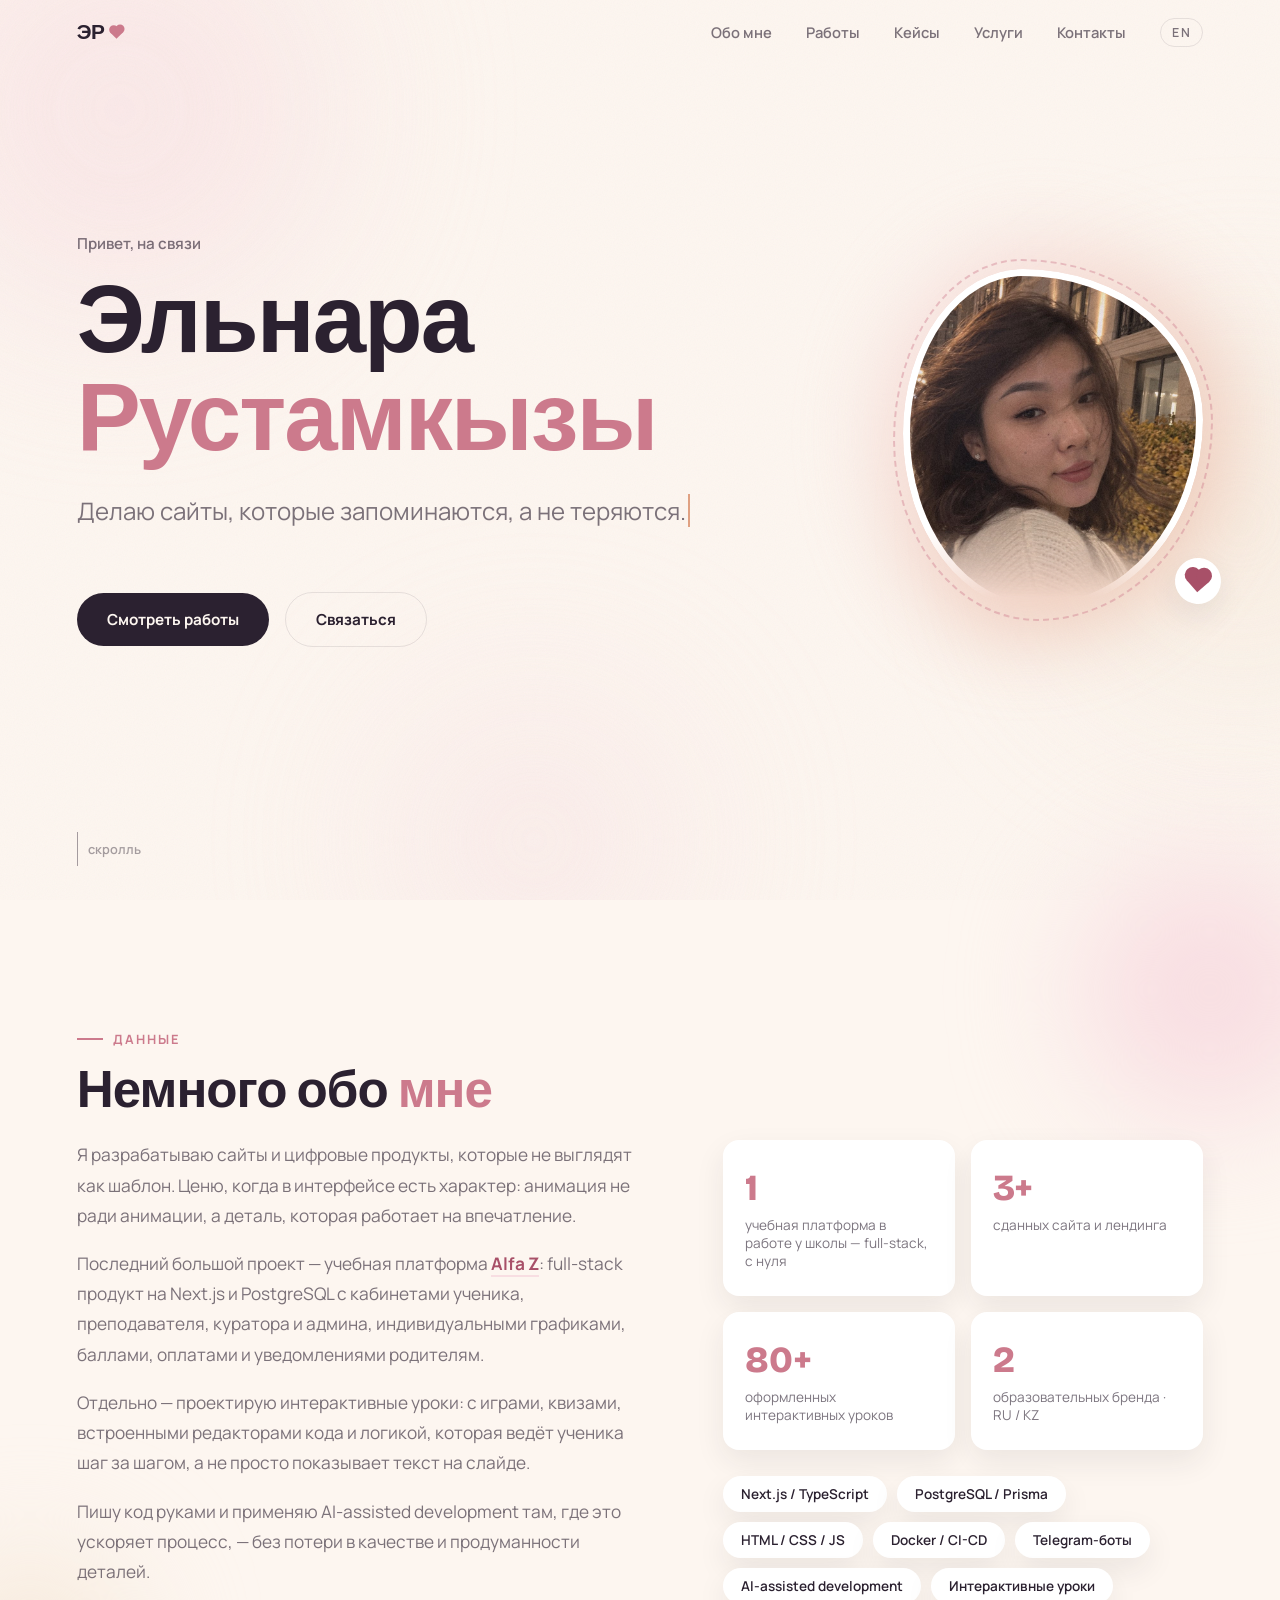
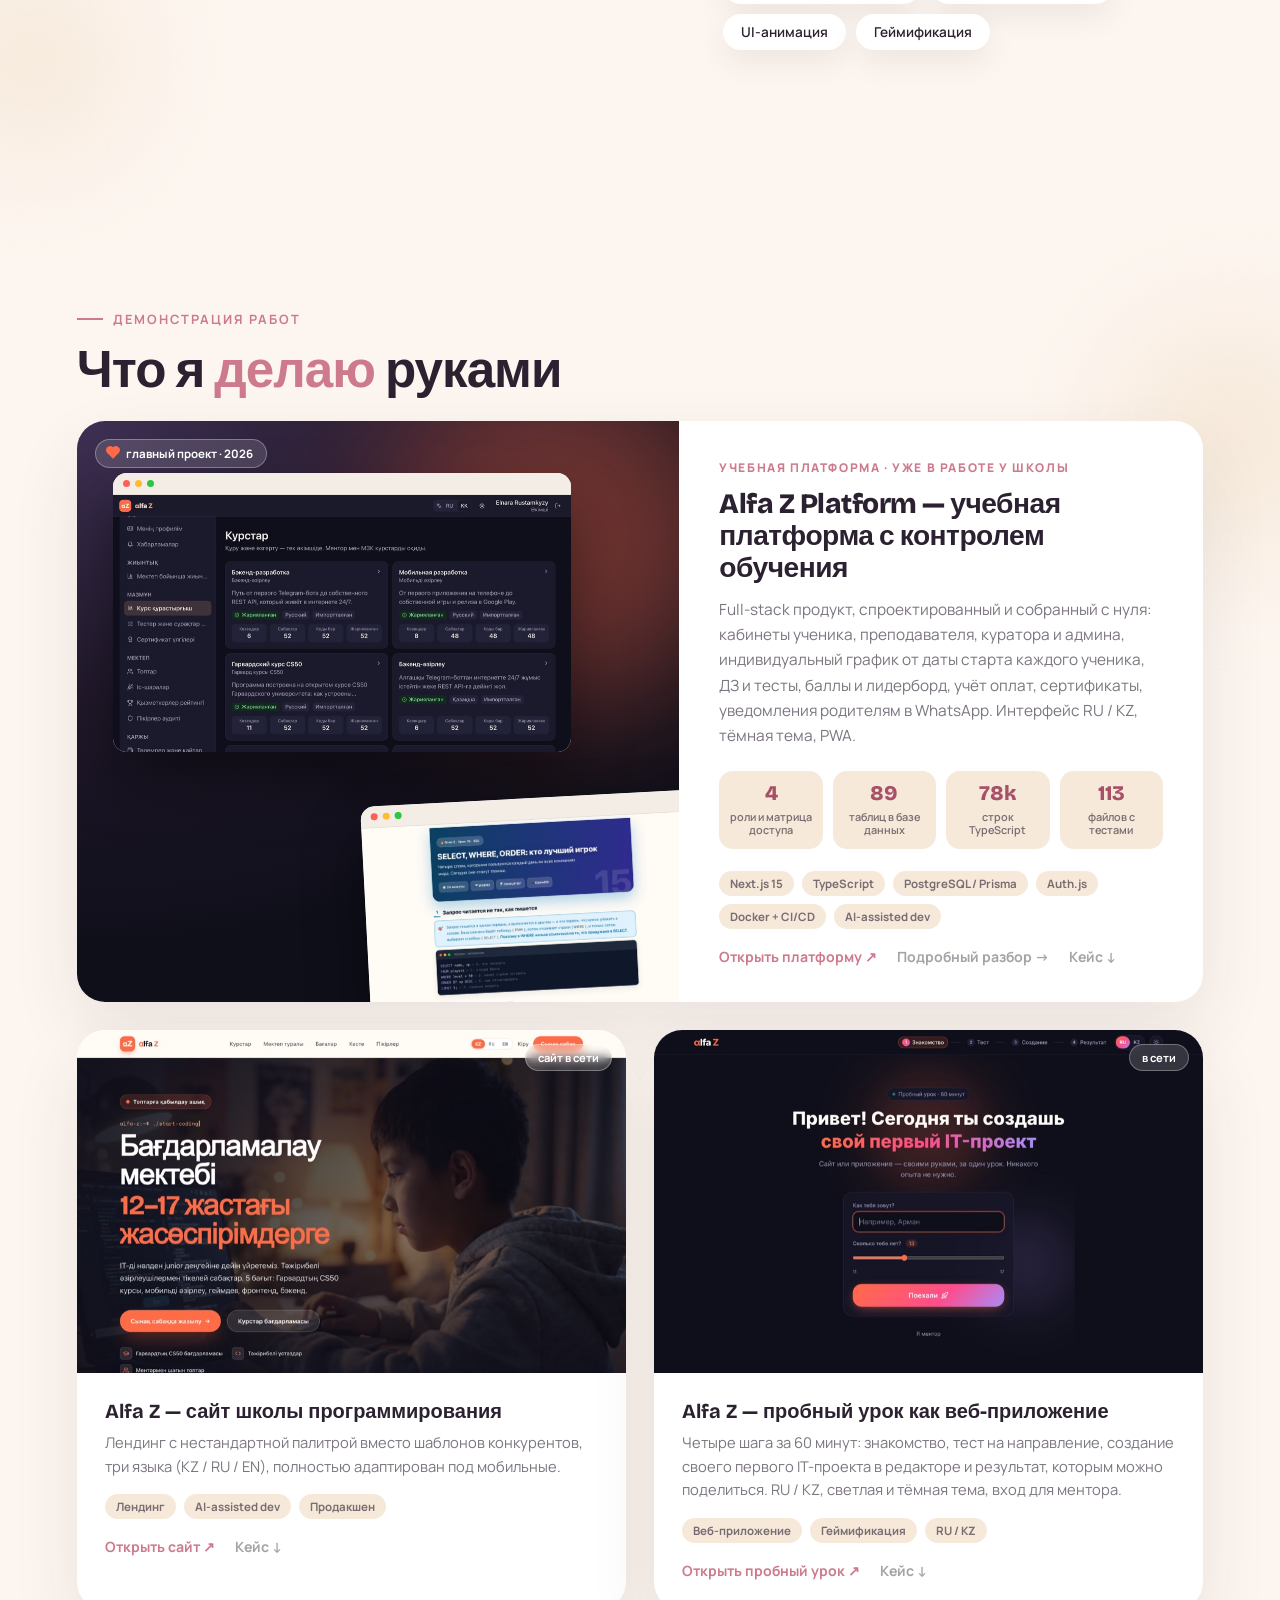
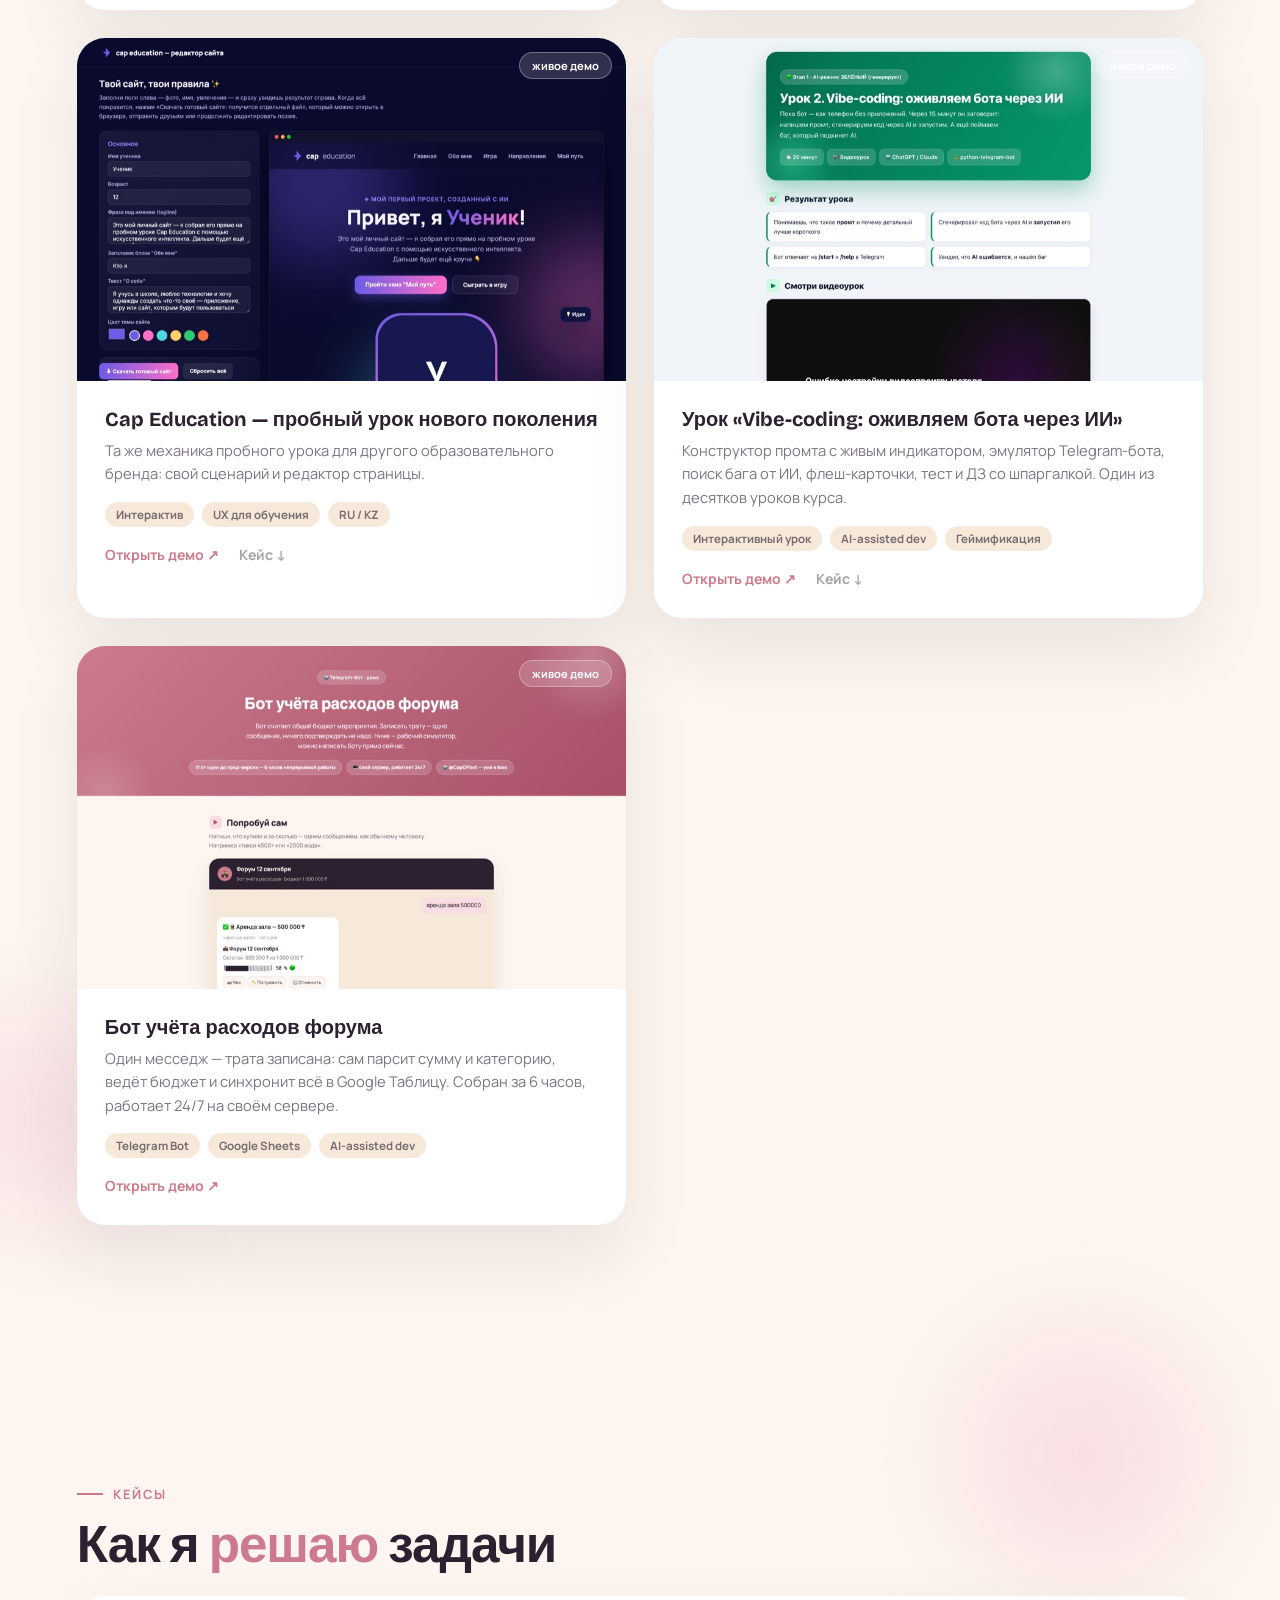
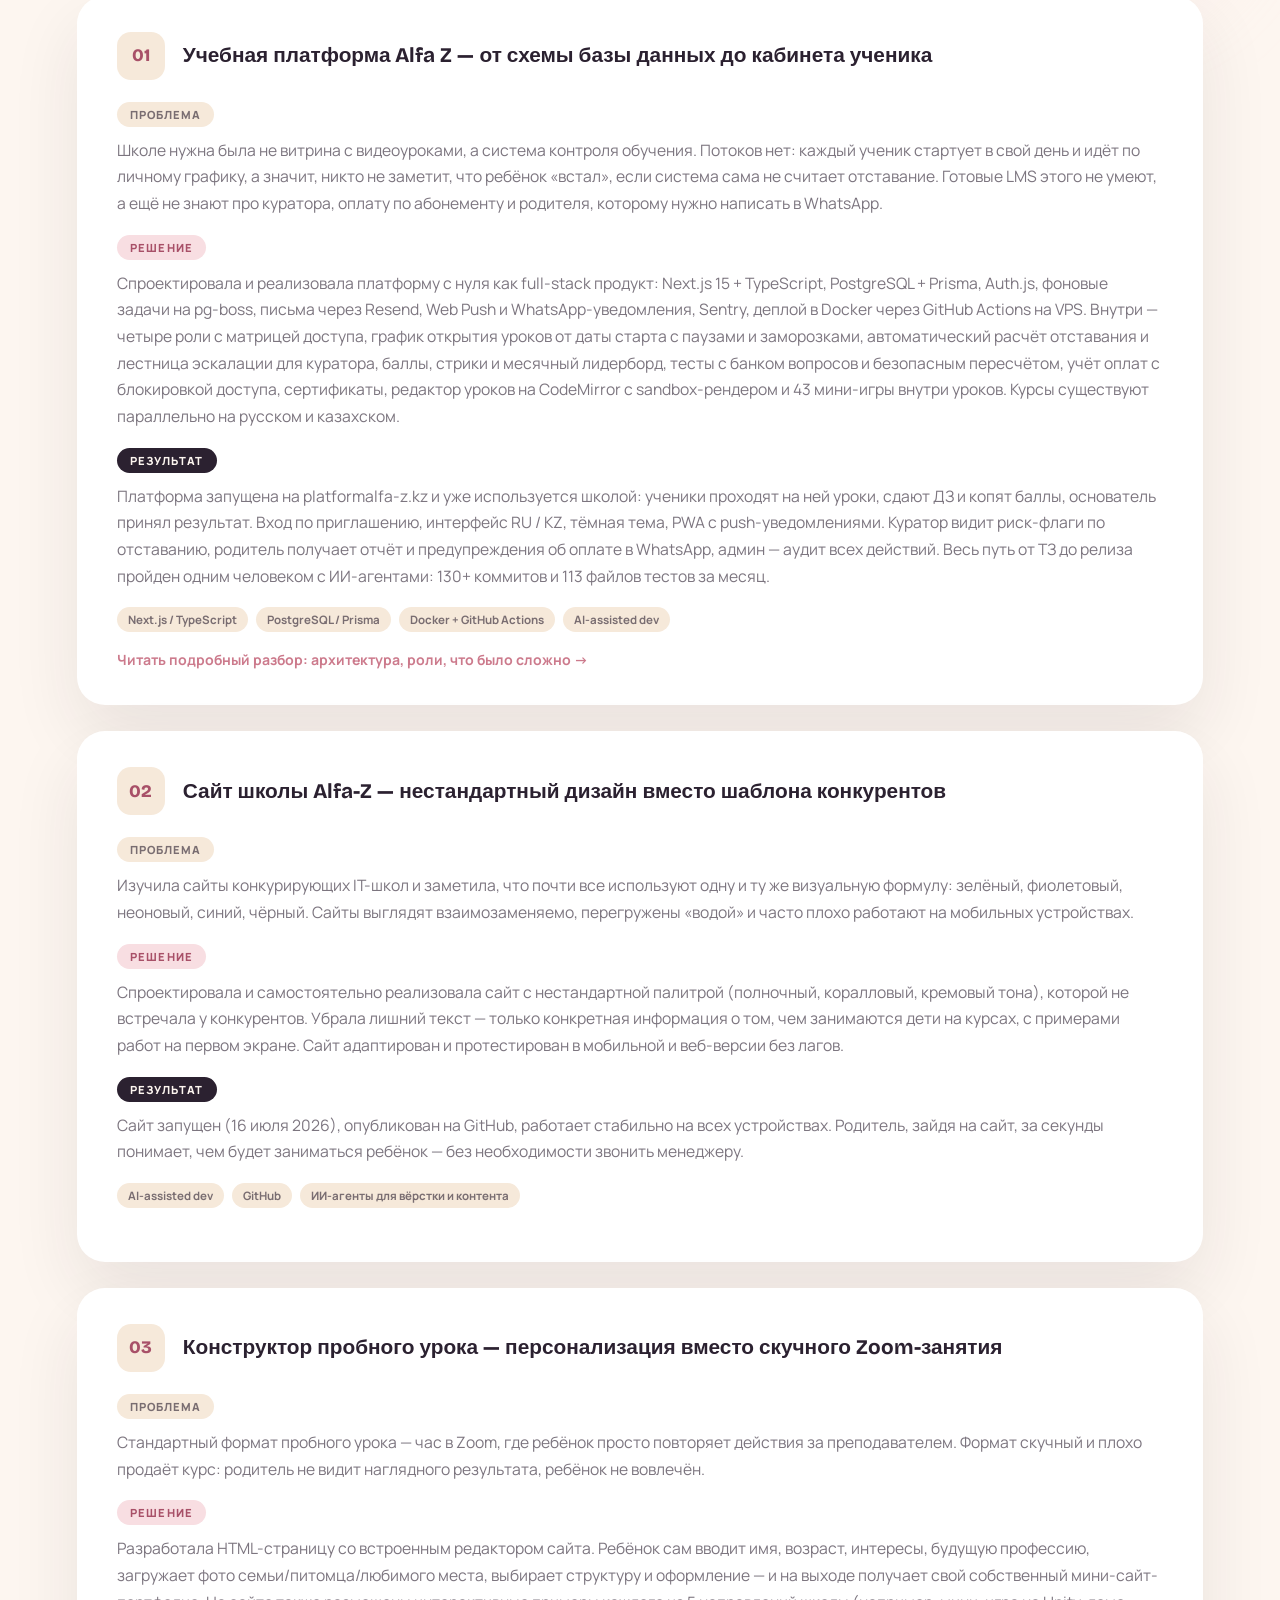
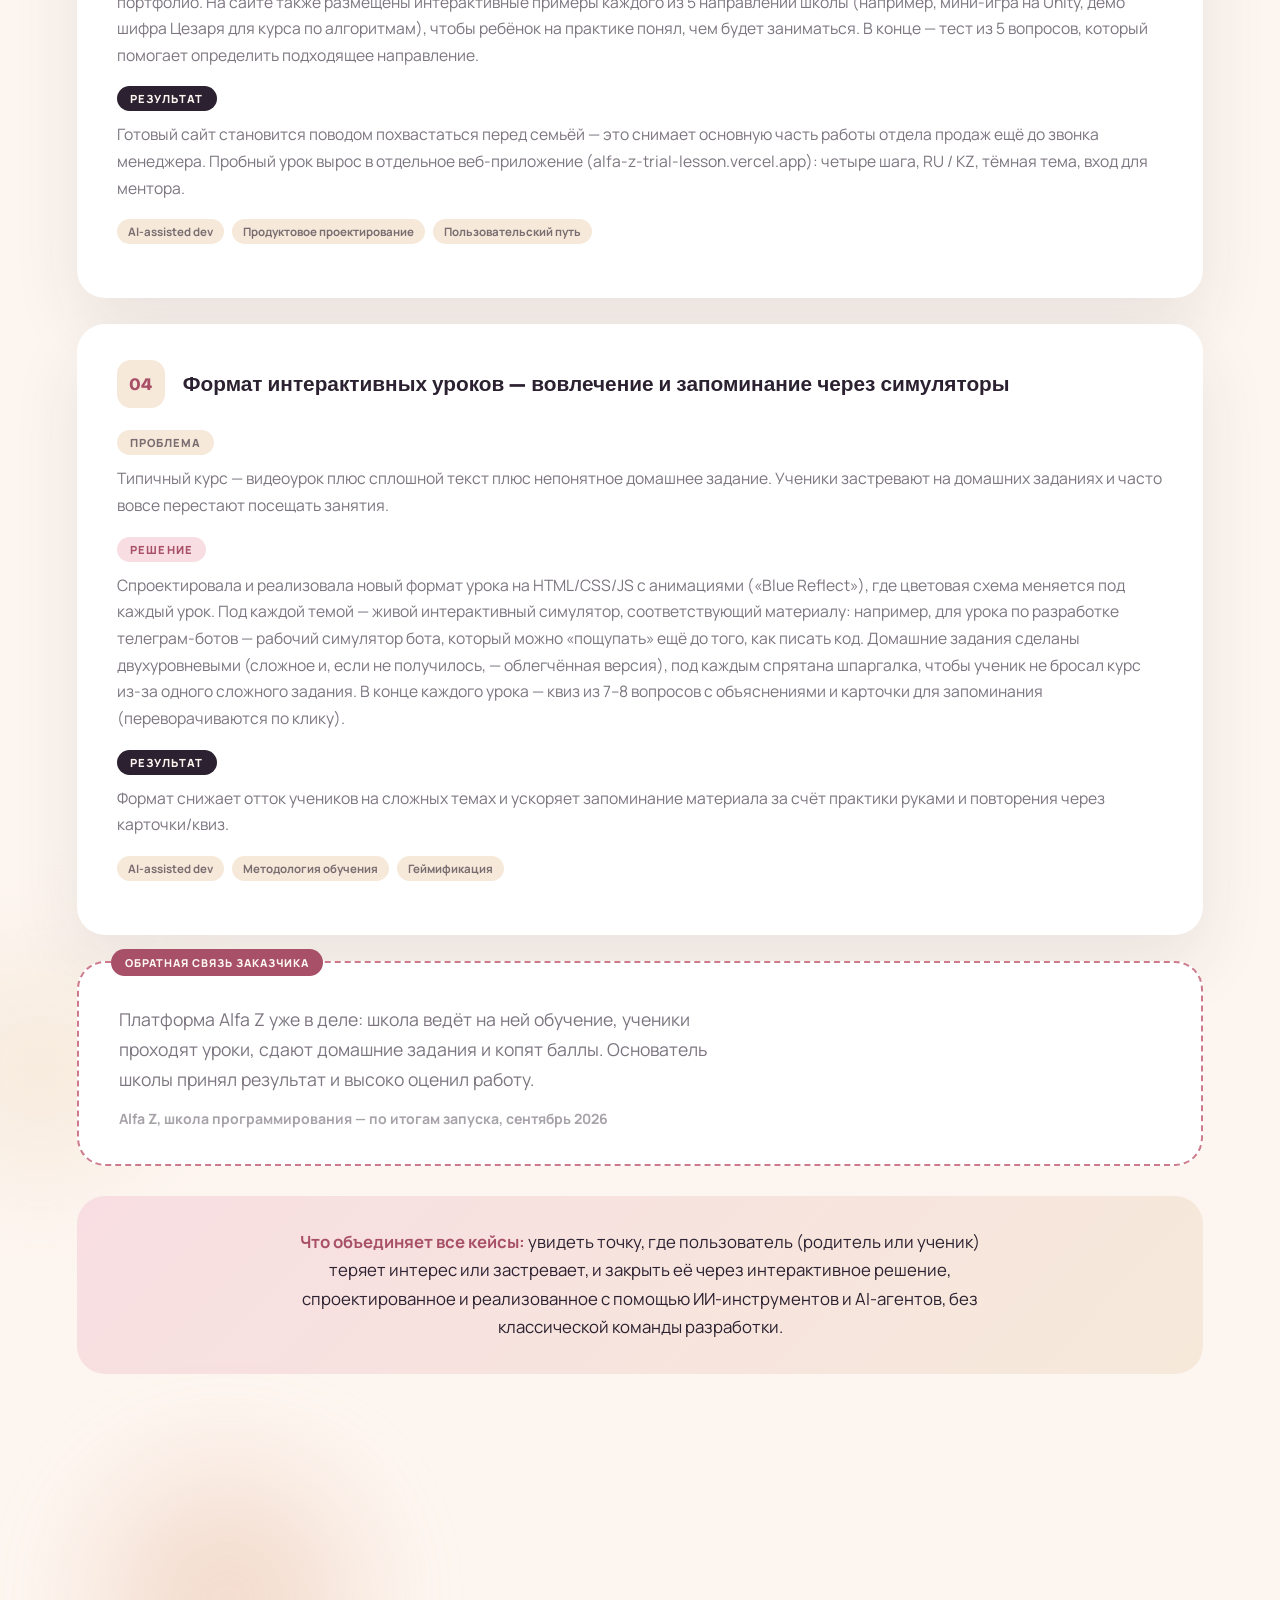
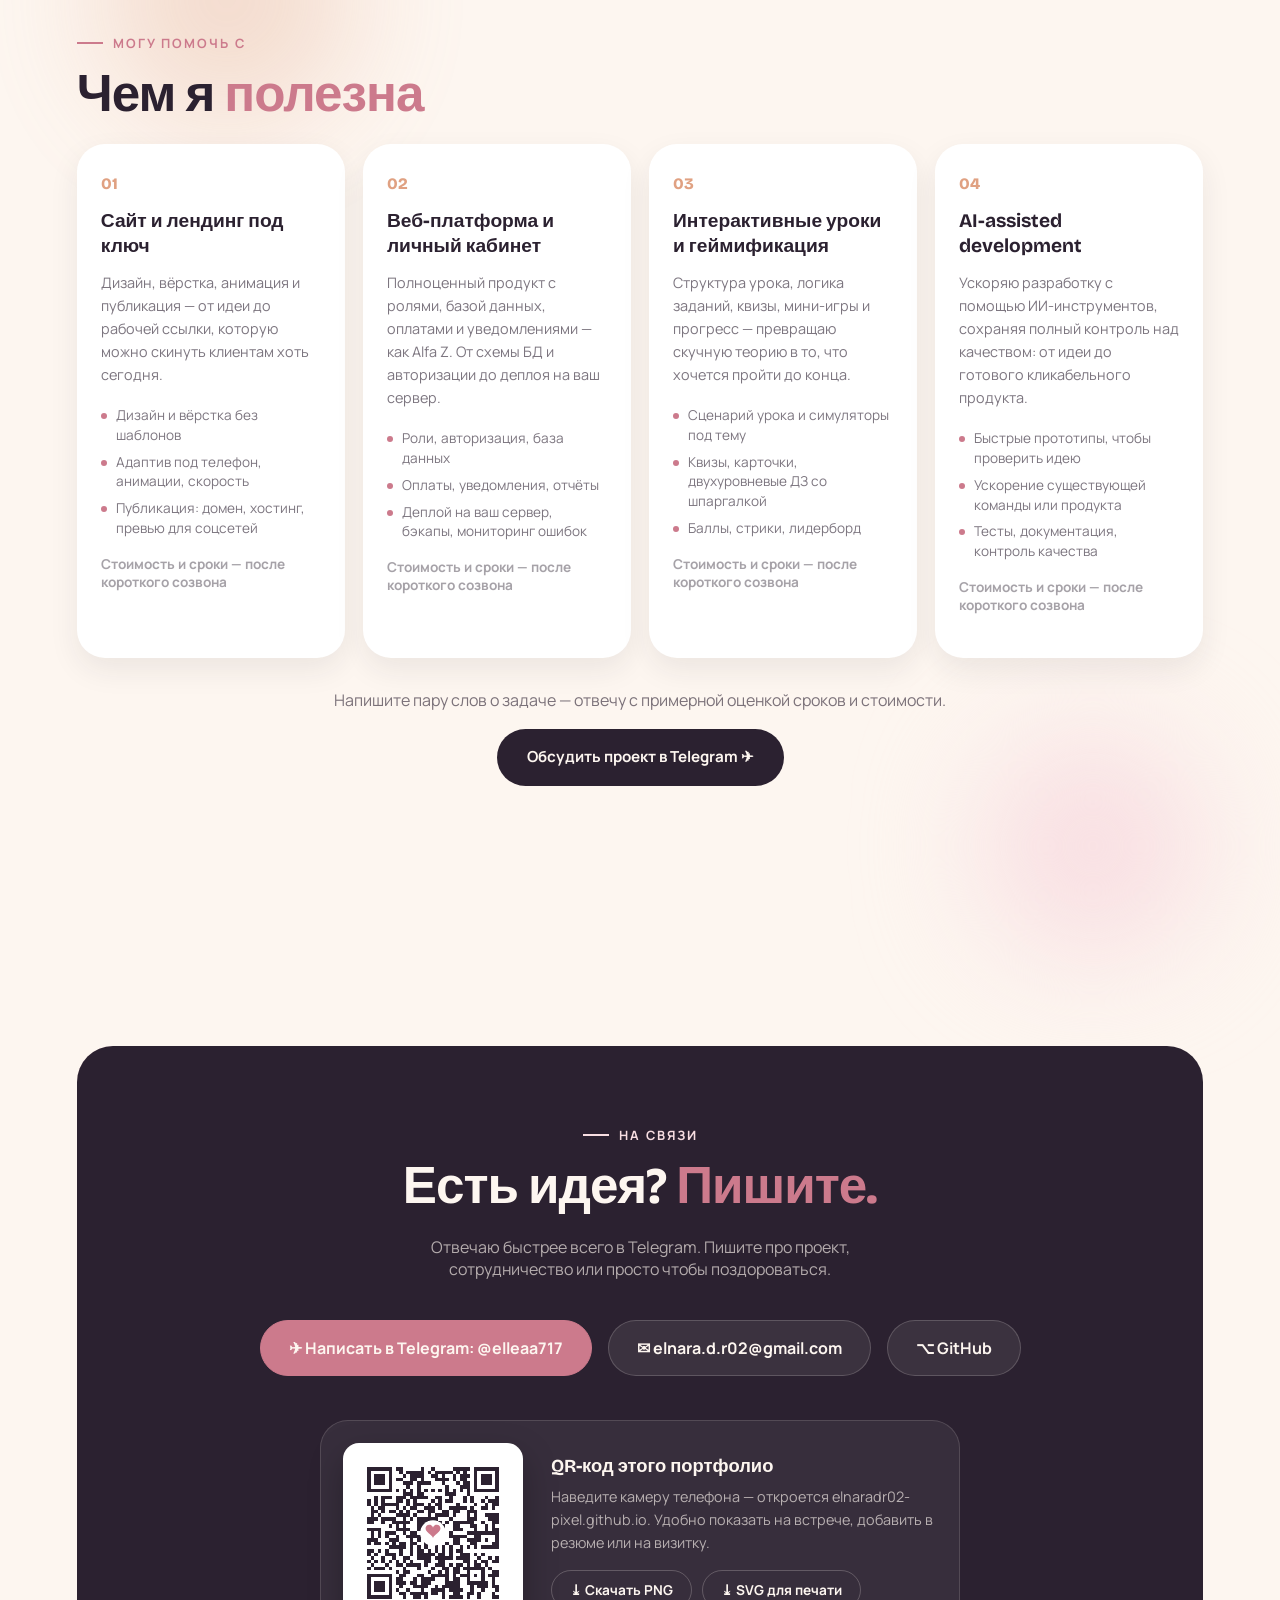
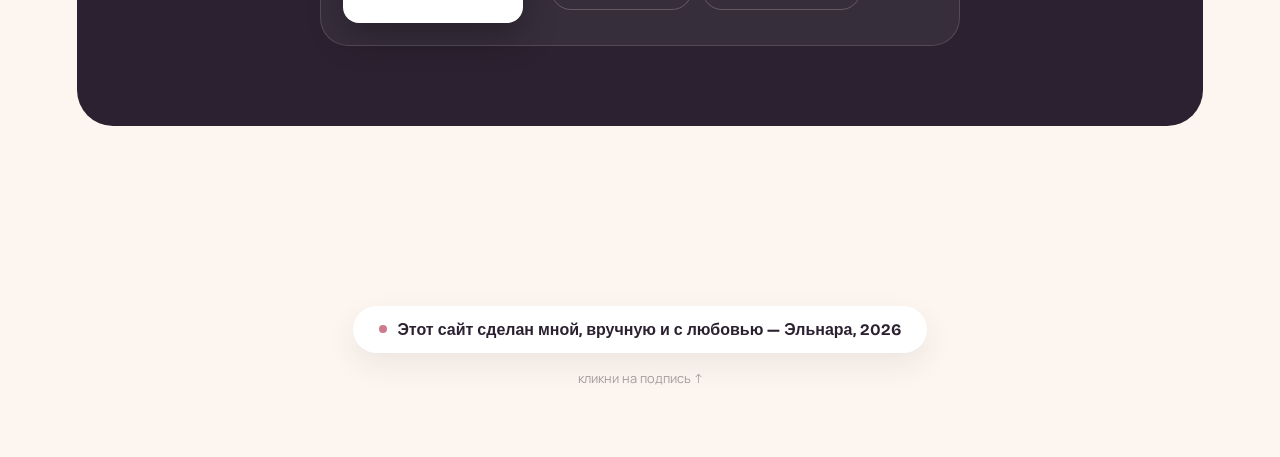
<file: index.html>
<!DOCTYPE html>
<html lang="ru">
<head>
<meta charset="UTF-8">
<meta name="viewport" content="width=device-width, initial-scale=1.0">
<title>Эльнара Рустамкызы — портфолио</title>
<meta name="description" content="Эльнара Рустамкызы — портфолио: учебная платформа Alfa Z (Next.js + PostgreSQL), сайты, интерактивные уроки и Telegram-боты. Пишу код руками и ускоряю разработку через AI-assisted development.">
<meta name="theme-color" content="#FDF6F0">
<link rel="icon" href="favicon.svg" type="image/svg+xml">
<link rel="canonical" href="https://elnaradr02-pixel.github.io/">
<link rel="alternate" hreflang="ru" href="https://elnaradr02-pixel.github.io/">
<link rel="alternate" hreflang="en" href="https://elnaradr02-pixel.github.io/en.html">
<script type="application/ld+json">
{"@context":"https://schema.org","@type":"Person","name":"Эльнара Рустамкызы","alternateName":"Elnara Rustamkyzy","url":"https://elnaradr02-pixel.github.io/","image":"https://elnaradr02-pixel.github.io/elnara-photo.jpg","jobTitle":"Веб-разработчик: учебные платформы, сайты, интерактивные уроки","email":"mailto:elnara.d.r02@gmail.com","sameAs":["https://github.com/elnaradr02-pixel","https://t.me/elleaa717"],"knowsAbout":["Next.js","TypeScript","PostgreSQL","HTML/CSS/JS","AI-assisted development","Интерактивные уроки","Геймификация"]}
</script>
<!-- превью ссылки в Telegram / Instagram / WhatsApp -->
<meta property="og:type" content="website">
<meta property="og:locale" content="ru_RU">
<meta property="og:url" content="https://elnaradr02-pixel.github.io/">
<meta property="og:title" content="Эльнара Рустамкызы — портфолио">
<meta property="og:description" content="Учебная платформа Alfa Z, сайты, интерактивные уроки и боты. Код руками + AI-assisted development.">
<meta property="og:image" content="https://elnaradr02-pixel.github.io/og.jpg?v=2">
<meta property="og:image:width" content="1200">
<meta property="og:image:height" content="630">
<meta name="twitter:card" content="summary_large_image">
<meta name="twitter:title" content="Эльнара Рустамкызы — портфолио">
<meta name="twitter:description" content="Учебная платформа Alfa Z, сайты, интерактивные уроки и боты.">
<meta name="twitter:image" content="https://elnaradr02-pixel.github.io/og.jpg?v=2">
<link rel="preconnect" href="https://fonts.googleapis.com">
<link rel="preconnect" href="https://fonts.gstatic.com" crossorigin>
<link href="https://fonts.googleapis.com/css2?family=Bricolage+Grotesque:opsz,wght@12..96,400;12..96,500;12..96,600;12..96,700;12..96,800&family=Manrope:wght@400;500;600;700;800&display=swap" rel="stylesheet">
<link rel="stylesheet" href="style.css">
</head>
<body>

<div id="preloader">
  <div class="loader-mark">ЭР</div>
  <div class="loader-bar"><div class="loader-fill" id="loaderFill"></div></div>
</div>

<div class="noise"></div>
<div class="bg-blobs"><div class="blob blob1"></div><div class="blob blob2"></div><div class="blob blob3"></div></div>
<div id="cursor-dot"></div>
<div id="cursor-ring"></div>
<canvas id="confetti-canvas"></canvas>

<header id="siteHeader">
  <a href="#hero" class="logo-mark">ЭР<span class="heart-css" style="--hs:9px"></span></a>
  <nav class="desktop-nav">
    <a href="#about">Обо мне</a>
    <a href="#works">Работы</a>
    <a href="#cases">Кейсы</a>
    <a href="#services">Услуги</a>
    <a href="#contact">Контакты</a>
    <a href="en.html" class="nav-lang" lang="en" hreflang="en">EN</a>
  </nav>
  <button class="burger" id="burger" aria-label="Меню">
    <span class="heart-css burger-heart"></span>
    <span class="burger-x x1"></span>
    <span class="burger-x x2"></span>
  </button>
</header>

<div id="mobileMenu" role="dialog" aria-label="Меню сайта">
  <button class="menu-close" id="menuClose" aria-label="Закрыть меню"><span></span><span></span></button>
  <a href="#about"><span class="heart-css" style="--hs:8px"></span>Обо мне</a>
  <a href="#works"><span class="heart-css" style="--hs:8px"></span>Работы</a>
  <a href="#cases"><span class="heart-css" style="--hs:8px"></span>Кейсы</a>
  <a href="#services"><span class="heart-css" style="--hs:8px"></span>Услуги</a>
  <a href="#contact"><span class="heart-css" style="--hs:8px"></span>Контакты</a>
  <a href="en.html" class="nav-lang" lang="en" hreflang="en">EN · English version</a>
  <div class="menu-close-hint">нажми ✕ или Esc, чтобы закрыть</div>
</div>

<!-- ================= HERO ================= -->
<section id="hero">
  <div class="hero-inner">
    <div class="hero-text">
      <div class="hero-eyebrow reveal">Привет, на связи</div>
      <h1 class="hero-name reveal">Эльнара<br><span class="accent">Рустамкызы</span></h1>
      <p class="hero-tagline reveal" id="typewriter">&nbsp;</p>
      <div class="hero-cta reveal">
        <a href="#works" class="btn btn-primary">Смотреть работы</a>
        <a href="#contact" class="btn btn-ghost">Связаться</a>
      </div>
    </div>
    <div class="hero-photo-wrap reveal">
      <div class="hero-photo-glow"></div>
      <div class="hero-photo-ring"></div>
      <img class="hero-photo" src="elnara-photo.jpg?v=2" alt="Эльнара Рустамкызы">
      <div class="hero-photo-tint"></div>
      <span class="hero-photo-heart"><span class="heart-css" style="--hs:16px;--hc:var(--rose-deep);"></span></span>
    </div>
  </div>
  <div class="scroll-cue"><div class="line"></div>скролль</div>
</section>

<!-- ================= ABOUT / ДАННЫЕ ================= -->
<section id="about">
  <div class="blob-soft" style="width:260px;height:260px;background:var(--blush);top:-40px;right:-60px;"></div>
  <div class="blob-soft" style="width:200px;height:200px;background:var(--sand);bottom:20px;left:-70px;animation-delay:-6s;"></div>
  <div class="eyebrow reveal">Данные</div>
  <h2 class="section-title reveal">Немного обо <em>мне</em></h2>
  <div class="about-grid">
    <div class="about-text reveal">
      <!-- ПРАВЬ ЗДЕСЬ: текст о себе -->
      <p>Я разрабатываю сайты и цифровые продукты, которые не выглядят как шаблон. Ценю, когда в интерфейсе есть характер: анимация не ради анимации, а деталь, которая работает на впечатление.</p>
      <p>Последний большой проект — учебная платформа <a href="#work-platform" class="about-link">Alfa Z</a>: full-stack продукт на Next.js и PostgreSQL с кабинетами ученика, преподавателя, куратора и админа, индивидуальными графиками, баллами, оплатами и уведомлениями родителям.</p>
      <p>Отдельно — проектирую интерактивные уроки: с играми, квизами, встроенными редакторами кода и логикой, которая ведёт ученика шаг за шагом, а не просто показывает текст на слайде.</p>
      <p>Пишу код руками и применяю AI-assisted development там, где это ускоряет процесс, — без потери в качестве и продуманности деталей.</p>
    </div>
    <div class="reveal">
      <div class="stat-grid">
        <div class="stat-card"><div class="stat-num">1</div><div class="stat-label">учебная платформа в работе у школы — full-stack, с нуля</div></div>
        <div class="stat-card"><div class="stat-num">3+</div><div class="stat-label">сданных сайта и лендинга</div></div>
        <div class="stat-card"><div class="stat-num">80+</div><div class="stat-label">оформленных интерактивных уроков</div></div>
        <div class="stat-card"><div class="stat-num">2</div><div class="stat-label">образовательных бренда · RU / KZ</div></div>
      </div>
      <div class="skill-chips">
        <span class="chip">Next.js / TypeScript</span>
        <span class="chip">PostgreSQL / Prisma</span>
        <span class="chip">HTML / CSS / JS</span>
        <span class="chip">Docker / CI-CD</span>
        <span class="chip">Telegram-боты</span>
        <span class="chip">AI-assisted development</span>
        <span class="chip">Интерактивные уроки</span>
        <span class="chip">UI-анимация</span>
        <span class="chip">Геймификация</span>
      </div>
    </div>
  </div>
</section>

<!-- ================= ДЕМОНСТРАЦИЯ РАБОТ ================= -->
<section id="works">
  <div class="blob-soft" style="width:240px;height:240px;background:var(--sand);top:5%;right:-70px;animation-delay:-4s;"></div>
  <div class="blob-soft" style="width:200px;height:200px;background:var(--blush);bottom:5%;left:-60px;animation-delay:-11s;"></div>
  <div class="eyebrow reveal">Демонстрация работ</div>
  <h2 class="section-title reveal">Что я <em>делаю</em> руками</h2>

  <div class="work-grid">

    <!-- ГЛАВНЫЙ ПРОЕКТ: учебная платформа Alfa Z -->
    <article class="work-card work-featured reveal" id="work-platform">
      <div class="feat-media">
        <div class="feat-badge"><span class="heart-css"></span>главный проект · 2026</div>
        <div class="feat-win feat-win-main">
          <div class="feat-win-bar"><i></i><i></i><i></i></div>
          <img src="img/platform-courses.jpg" srcset="img/platform-courses-sm.jpg 900w, img/platform-courses.jpg 1800w" sizes="(max-width:920px) 76vw, 560px" alt="Alfa Z — конструктор курсов в кабинете администратора" loading="lazy" width="1800" height="1012">
        </div>
        <div class="feat-win feat-win-lesson">
          <div class="feat-win-bar"><i></i><i></i><i></i></div>
          <img src="img/platform-lesson.jpg" srcset="img/platform-lesson-sm.jpg 900w, img/platform-lesson.jpg 1800w" sizes="(max-width:920px) 56vw, 420px" alt="Alfa Z — интерактивный урок внутри платформы" loading="lazy" width="1800" height="1125">
        </div>
      </div>
      <div class="feat-body">
        <div class="feat-kicker">Учебная платформа · уже в работе у школы</div>
        <h3>Alfa Z Platform — учебная платформа с контролем обучения</h3>
        <p>Full-stack продукт, спроектированный и собранный с нуля: кабинеты ученика, преподавателя, куратора и админа, индивидуальный график от даты старта каждого ученика, ДЗ и тесты, баллы и лидерборд, учёт оплат, сертификаты, уведомления родителям в WhatsApp. Интерфейс RU / KZ, тёмная тема, PWA.</p>
        <div class="feat-stats">
          <div class="feat-stat"><b>4</b><span>роли и матрица доступа</span></div>
          <div class="feat-stat"><b>89</b><span>таблиц в базе данных</span></div>
          <div class="feat-stat"><b>78k</b><span>строк TypeScript</span></div>
          <div class="feat-stat"><b>113</b><span>файлов с тестами</span></div>
        </div>
        <div class="tag-row"><span>Next.js 15</span><span>TypeScript</span><span>PostgreSQL / Prisma</span><span>Auth.js</span><span>Docker + CI/CD</span><span>AI-assisted dev</span></div>
        <div class="work-links">
          <a class="work-link" href="https://platformalfa-z.kz/" target="_blank" rel="noopener">Открыть платформу ↗</a>
          <a class="work-link work-link--case" href="alfa-z-platform.html">Подробный разбор →</a>
          <a class="work-link work-link--case" href="#case-platform">Кейс ↓</a>
        </div>
      </div>
    </article>

    <div class="work-card reveal" data-tilt>
      <div class="work-media wm-shot">
        <img class="work-shot" src="img/alfa-z-site.jpg" srcset="img/alfa-z-site-sm.jpg 900w, img/alfa-z-site.jpg 1800w" sizes="(max-width:920px) 92vw, 600px" alt="alfa-z.kz — сайт школы программирования" loading="lazy" width="1800" height="1125">
        <div class="tag-soon">сайт в сети</div>
      </div>
      <div class="work-body">
        <h3>Alfa Z — сайт школы программирования</h3>
        <p>Лендинг с нестандартной палитрой вместо шаблонов конкурентов, три языка (KZ / RU / EN), полностью адаптирован под мобильные.</p>
        <div class="tag-row"><span>Лендинг</span><span>AI-assisted dev</span><span>Продакшен</span></div>
        <div class="work-links">
          <a class="work-link" href="https://alfa-z.kz/" target="_blank" rel="noopener">Открыть сайт ↗</a>
          <a class="work-link work-link--case" href="#case-1">Кейс ↓</a>
        </div>
      </div>
    </div>

    <div class="work-card reveal" data-tilt>
      <div class="work-media wm-shot">
        <img class="work-shot" src="img/demo-alfa-z-editor.jpg" srcset="img/demo-alfa-z-editor-sm.jpg 900w, img/demo-alfa-z-editor.jpg 1800w" sizes="(max-width:920px) 92vw, 600px" alt="Alfa Z — пробный урок: первый экран веб-приложения" loading="lazy" width="1800" height="1125">
        <div class="tag-soon">в сети</div>
      </div>
      <div class="work-body">
        <h3>Alfa Z — пробный урок как веб-приложение</h3>
        <p>Четыре шага за 60 минут: знакомство, тест на направление, создание своего первого IT-проекта в редакторе и результат, которым можно поделиться. RU / KZ, светлая и тёмная тема, вход для ментора.</p>
        <div class="tag-row"><span>Веб-приложение</span><span>Геймификация</span><span>RU / KZ</span></div>
        <div class="work-links">
          <a class="work-link" href="https://alfa-z-trial-lesson.vercel.app/" target="_blank" rel="noopener">Открыть пробный урок ↗</a>
          <a class="work-link work-link--case" href="#case-2">Кейс ↓</a>
        </div>
      </div>
    </div>

    <div class="work-card reveal" data-tilt>
      <div class="work-media wm-shot">
        <img class="work-shot" src="img/demo-cap-editor.jpg" srcset="img/demo-cap-editor-sm.jpg 900w, img/demo-cap-editor.jpg 1800w" sizes="(max-width:920px) 92vw, 600px" alt="Cap Education — редактор сайта ученика" loading="lazy" width="1800" height="1125">
        <div class="tag-soon">живое демо</div>
      </div>
      <div class="work-body">
        <h3>Cap Education — пробный урок нового поколения</h3>
        <p>Та же механика пробного урока для другого образовательного бренда: свой сценарий и редактор страницы.</p>
        <div class="tag-row"><span>Интерактив</span><span>UX для обучения</span><span>RU / KZ</span></div>
        <div class="work-links">
          <a class="work-link" href="demos/Редактор-сайта_УЧЕНИК.html" target="_blank" rel="noopener">Открыть демо ↗</a>
          <a class="work-link work-link--case" href="#case-2">Кейс ↓</a>
        </div>
      </div>
    </div>

    <div class="work-card reveal" data-tilt>
      <div class="work-media wm-shot">
        <img class="work-shot" src="img/demo-cap-lesson2.jpg" srcset="img/demo-cap-lesson2-sm.jpg 900w, img/demo-cap-lesson2.jpg 1800w" sizes="(max-width:920px) 92vw, 600px" alt="Cap Education — урок 2, Vibe-coding: оживляем бота через ИИ" loading="lazy" width="1800" height="1125">
        <div class="tag-soon">живое демо</div>
      </div>
      <div class="work-body">
        <h3>Урок «Vibe-coding: оживляем бота через ИИ»</h3>
        <p>Конструктор промта с живым индикатором, эмулятор Telegram-бота, поиск бага от ИИ, флеш-карточки, тест и ДЗ со шпаргалкой. Один из десятков уроков курса.</p>
        <div class="tag-row"><span>Интерактивный урок</span><span>AI-assisted dev</span><span>Геймификация</span></div>
        <div class="work-links">
          <a class="work-link" href="demos/cap-education-lesson-2-backend.html" target="_blank" rel="noopener">Открыть демо ↗</a>
          <a class="work-link work-link--case" href="#case-3">Кейс ↓</a>
        </div>
      </div>
    </div>

    <div class="work-card reveal" data-tilt>
      <div class="work-media wm-shot">
        <img class="work-shot" src="img/demo-forum-bot.jpg" srcset="img/demo-forum-bot-sm.jpg 900w, img/demo-forum-bot.jpg 1800w" sizes="(max-width:920px) 92vw, 600px" alt="Telegram-бот учёта расходов форума — демо" loading="lazy" width="1800" height="1125">
        <div class="tag-soon">живое демо</div>
      </div>
      <div class="work-body">
        <h3>Бот учёта расходов форума</h3>
        <p>Один месседж — трата записана: сам парсит сумму и категорию, ведёт бюджет и синхронит всё в Google Таблицу. Собран за 6 часов, работает 24/7 на своём сервере.</p>
        <div class="tag-row"><span>Telegram Bot</span><span>Google Sheets</span><span>AI-assisted dev</span></div>
        <div class="work-links">
          <a class="work-link" href="demos/forum-budget-bot.html" target="_blank" rel="noopener">Открыть демо ↗</a>
        </div>
      </div>
    </div>

    <!-- НОВАЯ РАБОТА: скопируй любую карточку выше, положи скриншот в img/ и поменяй текст и ссылки -->

  </div>
</section>

<!-- ================= КЕЙСЫ ================= -->
<section id="cases">
  <div class="blob-soft" style="width:240px;height:240px;background:var(--blush);top:-20px;right:6%;animation-delay:-5s;"></div>
  <div class="blob-soft" style="width:200px;height:200px;background:var(--sand);bottom:10%;left:-60px;animation-delay:-10s;"></div>
  <div class="eyebrow reveal">Кейсы</div>
  <h2 class="section-title reveal">Как я <em>решаю</em> задачи</h2>

  <div class="case-list">

    <article class="case-card reveal" id="case-platform">
      <div class="case-head"><span class="case-num">01</span><h3>Учебная платформа Alfa Z — от схемы базы данных до кабинета ученика</h3></div>
      <div class="case-block"><span class="case-label problem">Проблема</span>
        <p>Школе нужна была не витрина с видеоуроками, а система контроля обучения. Потоков нет: каждый ученик стартует в свой день и идёт по личному графику, а значит, никто не заметит, что ребёнок «встал», если система сама не считает отставание. Готовые LMS этого не умеют, а ещё не знают про куратора, оплату по абонементу и родителя, которому нужно написать в WhatsApp.</p></div>
      <div class="case-block"><span class="case-label solution">Решение</span>
        <p>Спроектировала и реализовала платформу с нуля как full-stack продукт: Next.js 15 + TypeScript, PostgreSQL + Prisma, Auth.js, фоновые задачи на pg-boss, письма через Resend, Web Push и WhatsApp-уведомления, Sentry, деплой в Docker через GitHub Actions на VPS. Внутри — четыре роли с матрицей доступа, график открытия уроков от даты старта с паузами и заморозками, автоматический расчёт отставания и лестница эскалации для куратора, баллы, стрики и месячный лидерборд, тесты с банком вопросов и безопасным пересчётом, учёт оплат с блокировкой доступа, сертификаты, редактор уроков на CodeMirror с sandbox-рендером и 43 мини-игры внутри уроков. Курсы существуют параллельно на русском и казахском.</p></div>
      <div class="case-block"><span class="case-label result">Результат</span>
        <p>Платформа запущена на platformalfa-z.kz и уже используется школой: ученики проходят на ней уроки, сдают ДЗ и копят баллы, основатель принял результат. Вход по приглашению, интерфейс RU / KZ, тёмная тема, PWA с push-уведомлениями. Куратор видит риск-флаги по отставанию, родитель получает отчёт и предупреждения об оплате в WhatsApp, админ — аудит всех действий. Весь путь от ТЗ до релиза пройден одним человеком с ИИ-агентами: 130+ коммитов и 113 файлов тестов за месяц.</p></div>
      <div class="tag-row"><span>Next.js / TypeScript</span><span>PostgreSQL / Prisma</span><span>Docker + GitHub Actions</span><span>AI-assisted dev</span></div>
      <div class="work-links" style="margin-top:18px;"><a class="work-link" href="alfa-z-platform.html">Читать подробный разбор: архитектура, роли, что было сложно →</a></div>
    </article>

    <article class="case-card reveal" id="case-1">
      <div class="case-head"><span class="case-num">02</span><h3>Сайт школы Alfa-Z — нестандартный дизайн вместо шаблона конкурентов</h3></div>
      <div class="case-block"><span class="case-label problem">Проблема</span>
        <p>Изучила сайты конкурирующих IT-школ и заметила, что почти все используют одну и ту же визуальную формулу: зелёный, фиолетовый, неоновый, синий, чёрный. Сайты выглядят взаимозаменяемо, перегружены «водой» и часто плохо работают на мобильных устройствах.</p></div>
      <div class="case-block"><span class="case-label solution">Решение</span>
        <p>Спроектировала и самостоятельно реализовала сайт с нестандартной палитрой (полночный, коралловый, кремовый тона), которой не встречала у конкурентов. Убрала лишний текст — только конкретная информация о том, чем занимаются дети на курсах, с примерами работ на первом экране. Сайт адаптирован и протестирован в мобильной и веб-версии без лагов.</p></div>
      <div class="case-block"><span class="case-label result">Результат</span>
        <p>Сайт запущен (16 июля 2026), опубликован на GitHub, работает стабильно на всех устройствах. Родитель, зайдя на сайт, за секунды понимает, чем будет заниматься ребёнок — без необходимости звонить менеджеру.</p></div>
      <div class="tag-row"><span>AI-assisted dev</span><span>GitHub</span><span>ИИ-агенты для вёрстки и контента</span></div>
    </article>

    <article class="case-card reveal" id="case-2">
      <div class="case-head"><span class="case-num">03</span><h3>Конструктор пробного урока — персонализация вместо скучного Zoom-занятия</h3></div>
      <div class="case-block"><span class="case-label problem">Проблема</span>
        <p>Стандартный формат пробного урока — час в Zoom, где ребёнок просто повторяет действия за преподавателем. Формат скучный и плохо продаёт курс: родитель не видит наглядного результата, ребёнок не вовлечён.</p></div>
      <div class="case-block"><span class="case-label solution">Решение</span>
        <p>Разработала HTML-страницу со встроенным редактором сайта. Ребёнок сам вводит имя, возраст, интересы, будущую профессию, загружает фото семьи/питомца/любимого места, выбирает структуру и оформление — и на выходе получает свой собственный мини-сайт-портфолио. На сайте также размещены интерактивные примеры каждого из 5 направлений школы (например, мини-игра на Unity, демо шифра Цезаря для курса по алгоритмам), чтобы ребёнок на практике понял, чем будет заниматься. В конце — тест из 5 вопросов, который помогает определить подходящее направление.</p></div>
      <div class="case-block"><span class="case-label result">Результат</span>
        <p>Готовый сайт становится поводом похвастаться перед семьёй — это снимает основную часть работы отдела продаж ещё до звонка менеджера. Пробный урок вырос в отдельное веб-приложение (alfa-z-trial-lesson.vercel.app): четыре шага, RU / KZ, тёмная тема, вход для ментора.</p></div>
      <div class="tag-row"><span>AI-assisted dev</span><span>Продуктовое проектирование</span><span>Пользовательский путь</span></div>
    </article>

    <article class="case-card reveal" id="case-3">
      <div class="case-head"><span class="case-num">04</span><h3>Формат интерактивных уроков — вовлечение и запоминание через симуляторы</h3></div>
      <div class="case-block"><span class="case-label problem">Проблема</span>
        <p>Типичный курс — видеоурок плюс сплошной текст плюс непонятное домашнее задание. Ученики застревают на домашних заданиях и часто вовсе перестают посещать занятия.</p></div>
      <div class="case-block"><span class="case-label solution">Решение</span>
        <p>Спроектировала и реализовала новый формат урока на HTML/CSS/JS с анимациями («Blue Reflect»), где цветовая схема меняется под каждый урок. Под каждой темой — живой интерактивный симулятор, соответствующий материалу: например, для урока по разработке телеграм-ботов — рабочий симулятор бота, который можно «пощупать» ещё до того, как писать код. Домашние задания сделаны двухуровневыми (сложное и, если не получилось, — облегчённая версия), под каждым спрятана шпаргалка, чтобы ученик не бросал курс из-за одного сложного задания. В конце каждого урока — квиз из 7–8 вопросов с объяснениями и карточки для запоминания (переворачиваются по клику).</p></div>
      <div class="case-block"><span class="case-label result">Результат</span>
        <p>Формат снижает отток учеников на сложных темах и ускоряет запоминание материала за счёт практики руками и повторения через карточки/квиз.</p></div>
      <div class="tag-row"><span>AI-assisted dev</span><span>Методология обучения</span><span>Геймификация</span></div>
    </article>

  </div>

  <!-- ОТЗЫВ: обратная связь по итогам запуска. Когда будет дословная цитата основателя — вставь её в testimonial-quote, убери класс testimonial--plain и верни <div class="testimonial-mark">“</div>. -->
  <div class="testimonial testimonial--plain reveal">
    <span class="testimonial-badge">обратная связь заказчика</span>
    <p class="testimonial-quote">Платформа Alfa Z уже в деле: школа ведёт на ней обучение, ученики проходят уроки, сдают домашние задания и копят баллы. Основатель школы принял результат и высоко оценил работу.</p>
    <div class="testimonial-author">Alfa Z, школа программирования — по итогам запуска, сентябрь 2026</div>
  </div>

  <div class="case-conclusion reveal">
    <p><b>Что объединяет все кейсы:</b> увидеть точку, где пользователь (родитель или ученик) теряет интерес или застревает, и закрыть её через интерактивное решение, спроектированное и реализованное с помощью ИИ-инструментов и AI-агентов, без классической команды разработки.</p>
  </div>
</section>

<!-- ================= УСЛУГИ / ПРОДАЮЩИЕ ПОСТЫ ================= -->
<section id="services">
  <div class="blob-soft" style="width:250px;height:250px;background:var(--terracotta);opacity:.3;top:-30px;left:8%;animation-delay:-2s;"></div>
  <div class="blob-soft" style="width:220px;height:220px;background:var(--blush);bottom:-40px;right:6%;animation-delay:-8s;"></div>
  <div class="eyebrow reveal">Могу помочь с</div>
  <h2 class="section-title reveal">Чем я <em>полезна</em></h2>
  <div class="service-grid">
    <div class="service-card reveal">
      <div class="service-num">01</div>
      <h3>Сайт и лендинг под ключ</h3>
      <!-- ПРАВЬ ЗДЕСЬ: цена/условия -->
      <p>Дизайн, вёрстка, анимация и публикация — от идеи до рабочей ссылки, которую можно скинуть клиентам хоть сегодня.</p>
      <ul class="service-list"><li>Дизайн и вёрстка без шаблонов</li><li>Адаптив под телефон, анимации, скорость</li><li>Публикация: домен, хостинг, превью для соцсетей</li></ul>
      <div class="service-price">Стоимость и сроки — после короткого созвона</div>
    </div>
    <div class="service-card reveal">
      <div class="service-num">02</div>
      <h3>Веб-платформа и личный кабинет</h3>
      <p>Полноценный продукт с ролями, базой данных, оплатами и уведомлениями — как Alfa Z. От схемы БД и авторизации до деплоя на ваш сервер.</p>
      <ul class="service-list"><li>Роли, авторизация, база данных</li><li>Оплаты, уведомления, отчёты</li><li>Деплой на ваш сервер, бэкапы, мониторинг ошибок</li></ul>
      <div class="service-price">Стоимость и сроки — после короткого созвона</div>
    </div>
    <div class="service-card reveal">
      <div class="service-num">03</div>
      <h3>Интерактивные уроки и геймификация</h3>
      <p>Структура урока, логика заданий, квизы, мини-игры и прогресс — превращаю скучную теорию в то, что хочется пройти до конца.</p>
      <ul class="service-list"><li>Сценарий урока и симуляторы под тему</li><li>Квизы, карточки, двухуровневые ДЗ со шпаргалкой</li><li>Баллы, стрики, лидерборд</li></ul>
      <div class="service-price">Стоимость и сроки — после короткого созвона</div>
    </div>
    <div class="service-card reveal">
      <div class="service-num">04</div>
      <h3>AI-assisted development</h3>
      <p>Ускоряю разработку с помощью ИИ-инструментов, сохраняя полный контроль над качеством: от идеи до готового кликабельного продукта.</p>
      <ul class="service-list"><li>Быстрые прототипы, чтобы проверить идею</li><li>Ускорение существующей команды или продукта</li><li>Тесты, документация, контроль качества</li></ul>
      <div class="service-price">Стоимость и сроки — после короткого созвона</div>
    </div>
  </div>
  <div class="service-note reveal">
    Напишите пару слов о задаче — отвечу с примерной оценкой сроков и стоимости.<br>
    <a href="https://t.me/elleaa717?text=%D0%9F%D1%80%D0%B8%D0%B2%D0%B5%D1%82%2C%20%D0%AD%D0%BB%D1%8C%D0%BD%D0%B0%D1%80%D0%B0%21%20%D0%9F%D0%B8%D1%88%D1%83%20%D1%81%20%D0%B2%D0%B0%D1%88%D0%B5%D0%B3%D0%BE%20%D1%81%D0%B0%D0%B9%D1%82%D0%B0-%D0%BF%D0%BE%D1%80%D1%82%D1%84%D0%BE%D0%BB%D0%B8%D0%BE.%20%D0%A5%D0%BE%D1%87%D1%83%20%D0%BE%D0%B1%D1%81%D1%83%D0%B4%D0%B8%D1%82%D1%8C%20%D0%BF%D1%80%D0%BE%D0%B5%D0%BA%D1%82%3A%20" class="btn btn-primary" target="_blank" rel="noopener">Обсудить проект в Telegram ✈</a>
  </div>
</section>

<!-- ================= КОНТАКТЫ ================= -->
<section id="contact">
  <div class="contact-card">
    <div class="blob-soft" style="width:280px;height:280px;background:var(--rose);opacity:.28;top:-70px;left:-60px;"></div>
    <div class="blob-soft" style="width:220px;height:220px;background:var(--terracotta);opacity:.22;bottom:-50px;right:-40px;animation-delay:-7s;"></div>
    <div class="eyebrow reveal" style="justify-content:center;">На связи</div>
    <h2 class="section-title reveal">Есть идея? <em>Пишите.</em></h2>
    <p class="reveal" style="color:rgba(253,246,240,.65);max-width:520px;margin:0 auto;">Отвечаю быстрее всего в Telegram. Пишите про проект, сотрудничество или просто чтобы поздороваться.</p>
    <div class="contact-links reveal">
      <a href="https://t.me/elleaa717?text=%D0%9F%D1%80%D0%B8%D0%B2%D0%B5%D1%82%2C%20%D0%AD%D0%BB%D1%8C%D0%BD%D0%B0%D1%80%D0%B0%21%20%D0%9F%D0%B8%D1%88%D1%83%20%D1%81%20%D0%B2%D0%B0%D1%88%D0%B5%D0%B3%D0%BE%20%D1%81%D0%B0%D0%B9%D1%82%D0%B0-%D0%BF%D0%BE%D1%80%D1%82%D1%84%D0%BE%D0%BB%D0%B8%D0%BE.%20%D0%A5%D0%BE%D1%87%D1%83%20%D0%BE%D0%B1%D1%81%D1%83%D0%B4%D0%B8%D1%82%D1%8C%20%D0%BF%D1%80%D0%BE%D0%B5%D0%BA%D1%82%3A%20" target="_blank" rel="noopener" style="background:var(--rose);border-color:var(--rose);">✈ Написать в Telegram: @elleaa717</a>
      <a href="mailto:elnara.d.r02@gmail.com">✉ elnara.d.r02@gmail.com</a>
      <a href="https://github.com/elnaradr02-pixel" target="_blank" rel="noopener">⌥ GitHub</a>
    </div>

    <!-- QR-код портфолио: ведёт на https://elnaradr02-pixel.github.io/ -->
    <div class="qr-block reveal" id="qr">
      <a class="qr-frame" href="qr-portfolio.png" target="_blank" rel="noopener" title="Открыть QR-код крупно">
        <img src="qr-portfolio.svg" alt="QR-код со ссылкой на портфолио elnaradr02-pixel.github.io" width="160" height="160" loading="lazy">
      </a>
      <div class="qr-text">
        <div class="qr-title">QR-код этого портфолио</div>
        <p>Наведите камеру телефона — откроется elnaradr02-pixel.github.io. Удобно показать на встрече, добавить в резюме или на визитку.</p>
        <div class="qr-actions">
          <a href="qr-portfolio.png" download="elnara-portfolio-qr.png">⤓ Скачать PNG</a>
          <a href="qr-portfolio.svg" download="elnara-portfolio-qr.svg">⤓ SVG для печати</a>
        </div>
      </div>
    </div>
  </div>
</section>

<footer>
  <div class="signature" id="signature"><span class="dot"></span>Этот сайт сделан мной, вручную и с любовью — Эльнара, 2026</div>
  <div class="footer-note">кликни на подпись ↑</div>
</footer>

<script src="main.js" defer></script>
</body>
</html>
</file>
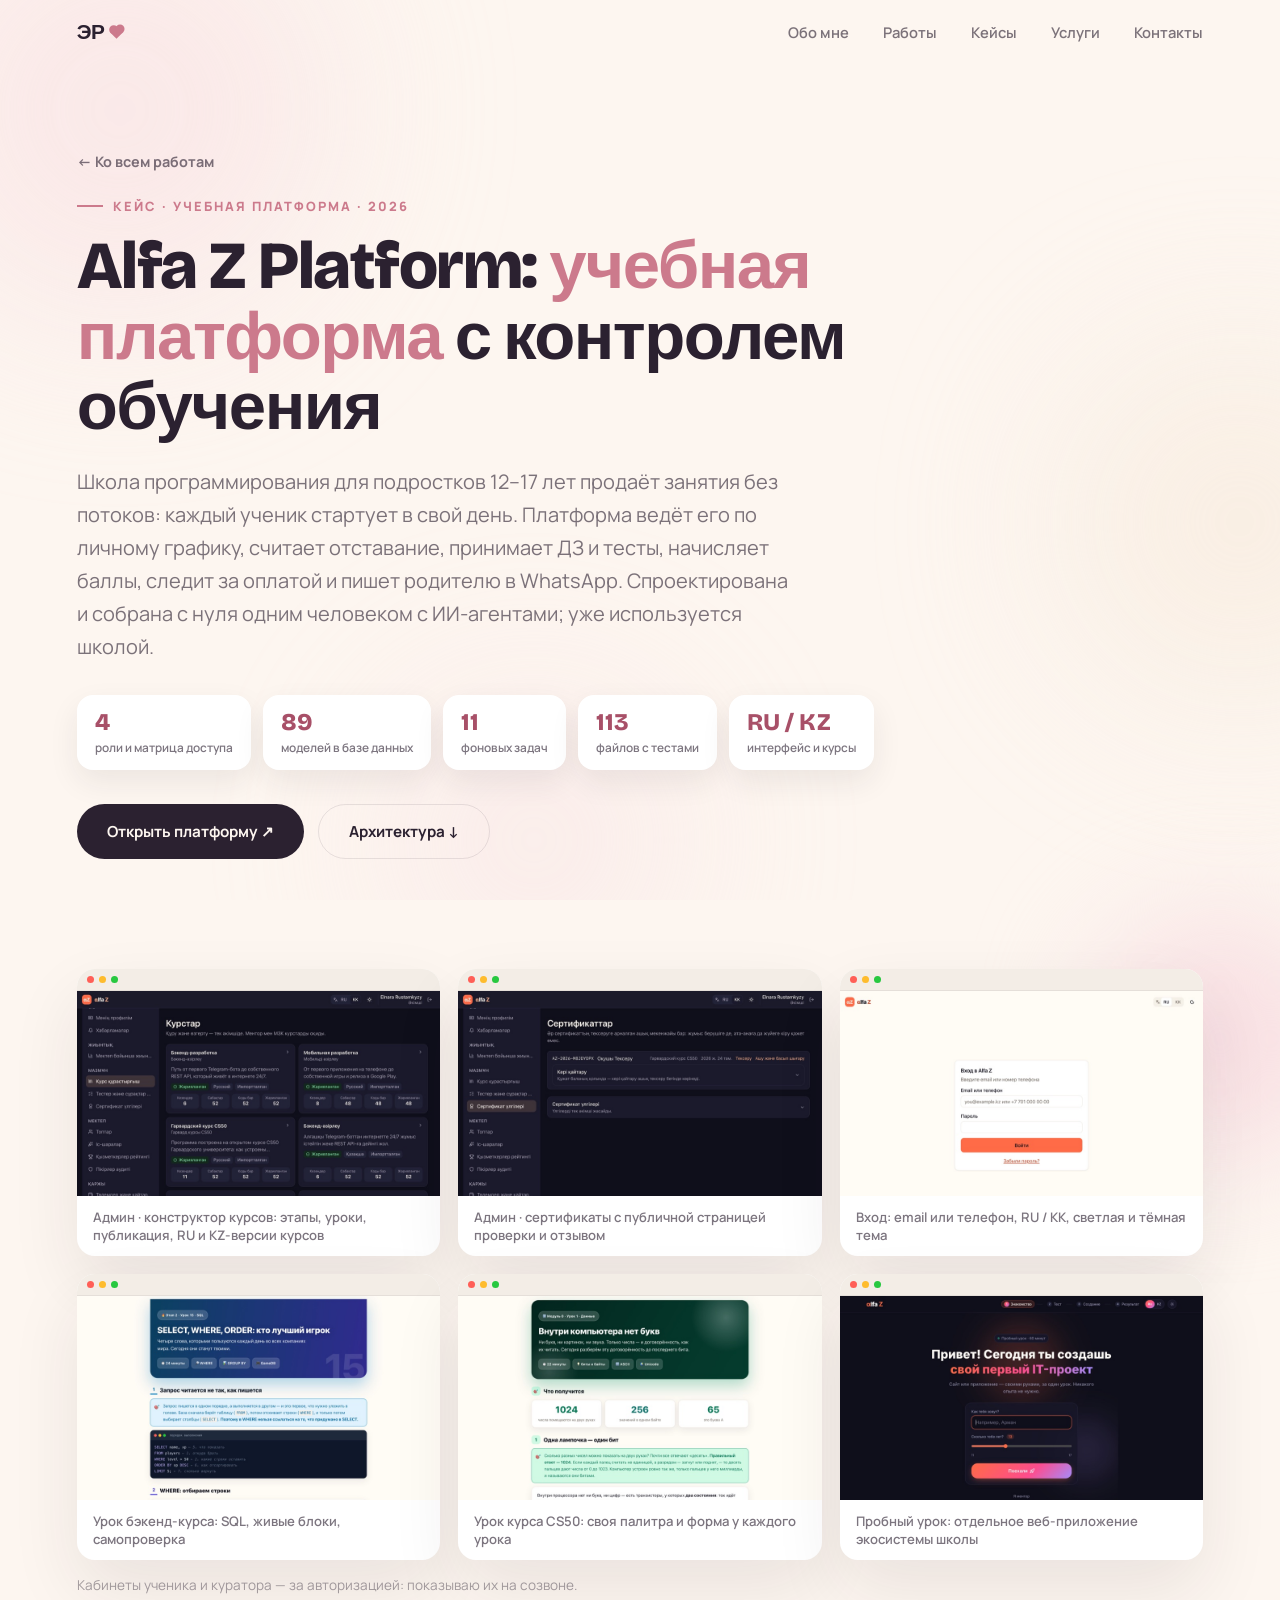
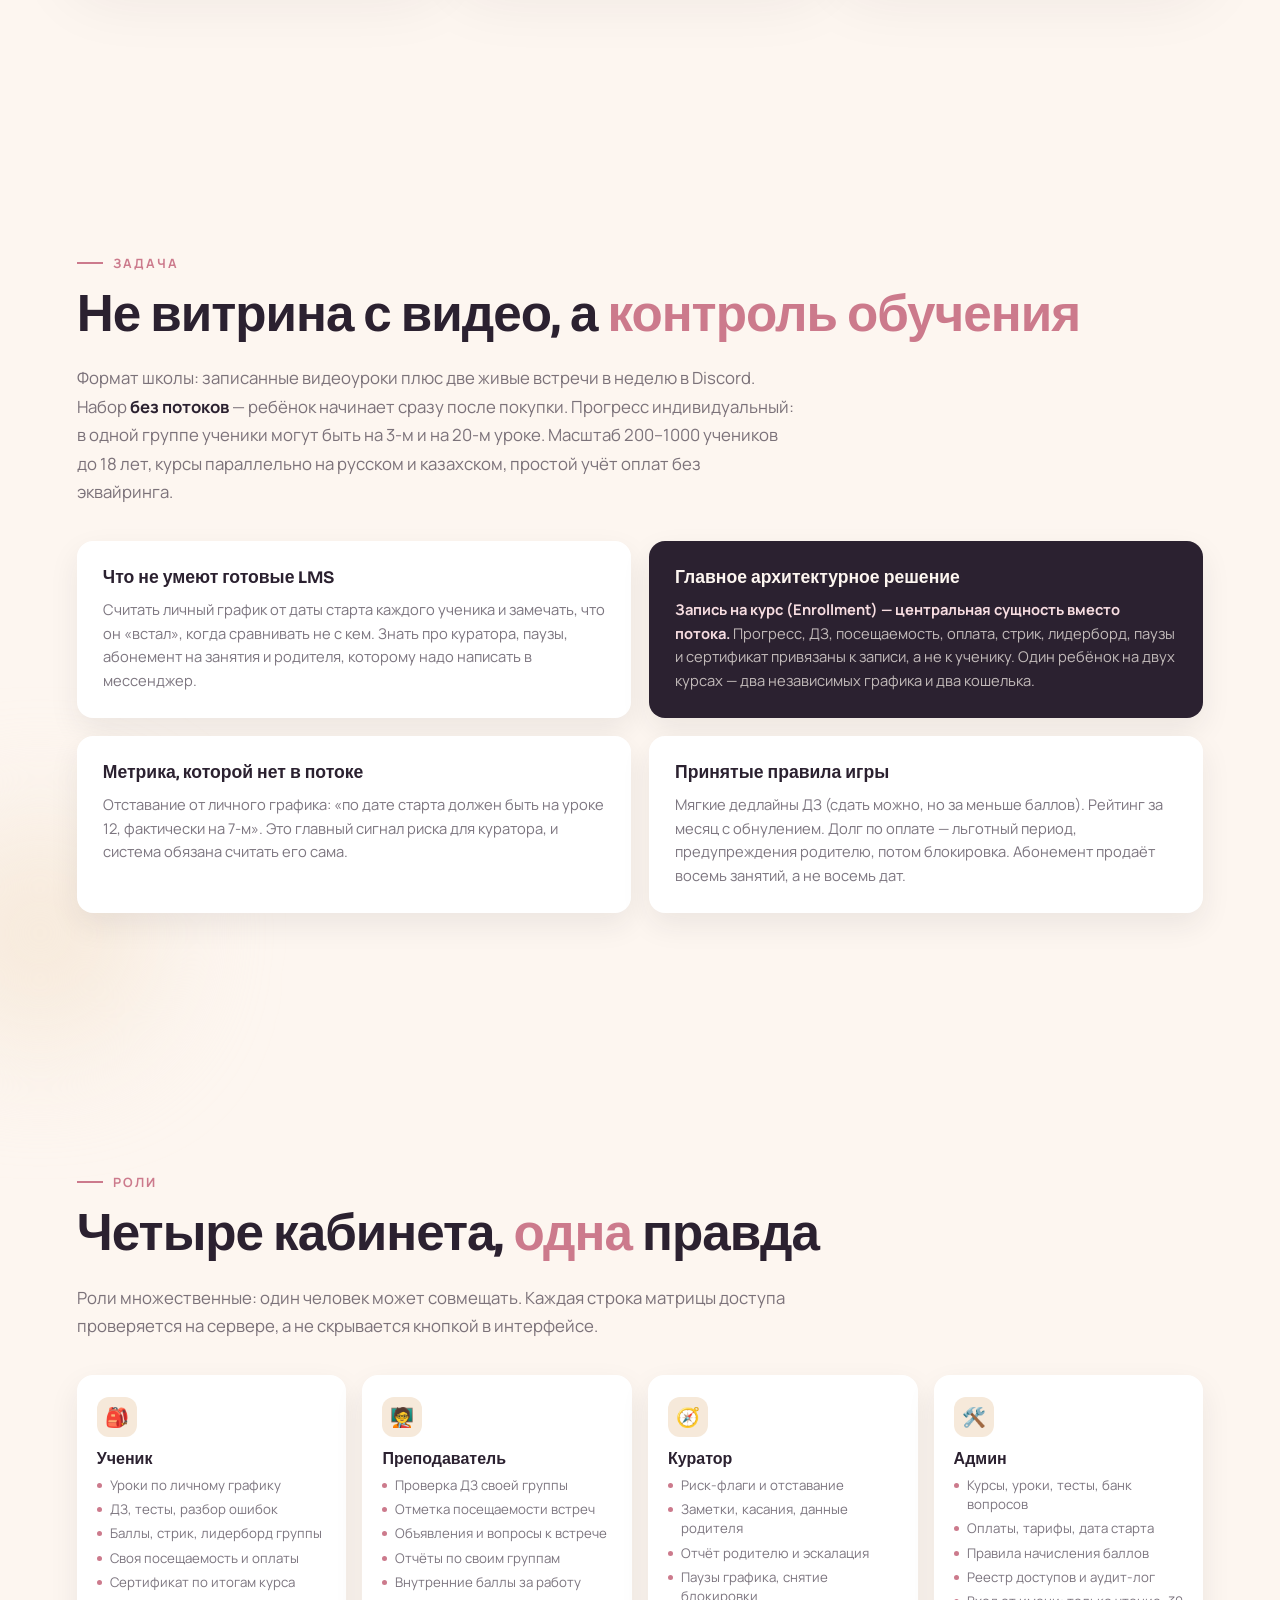
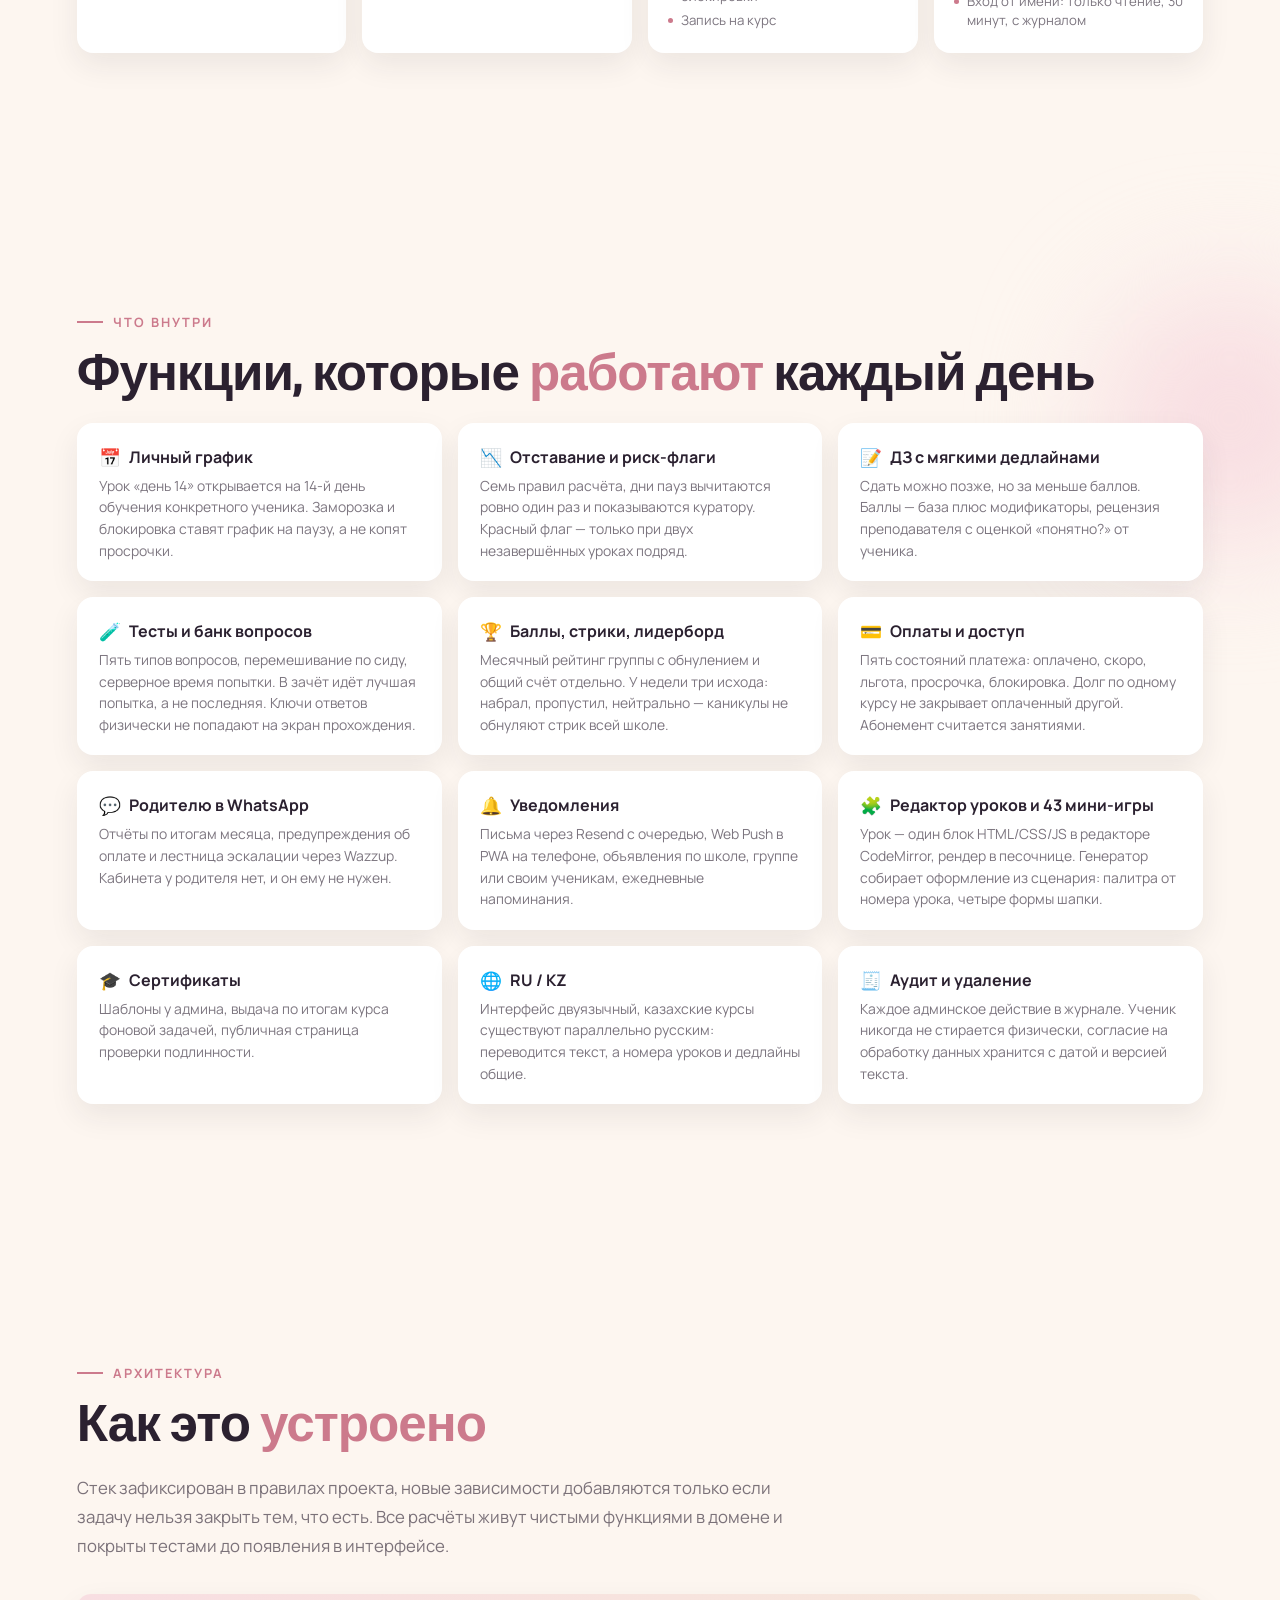
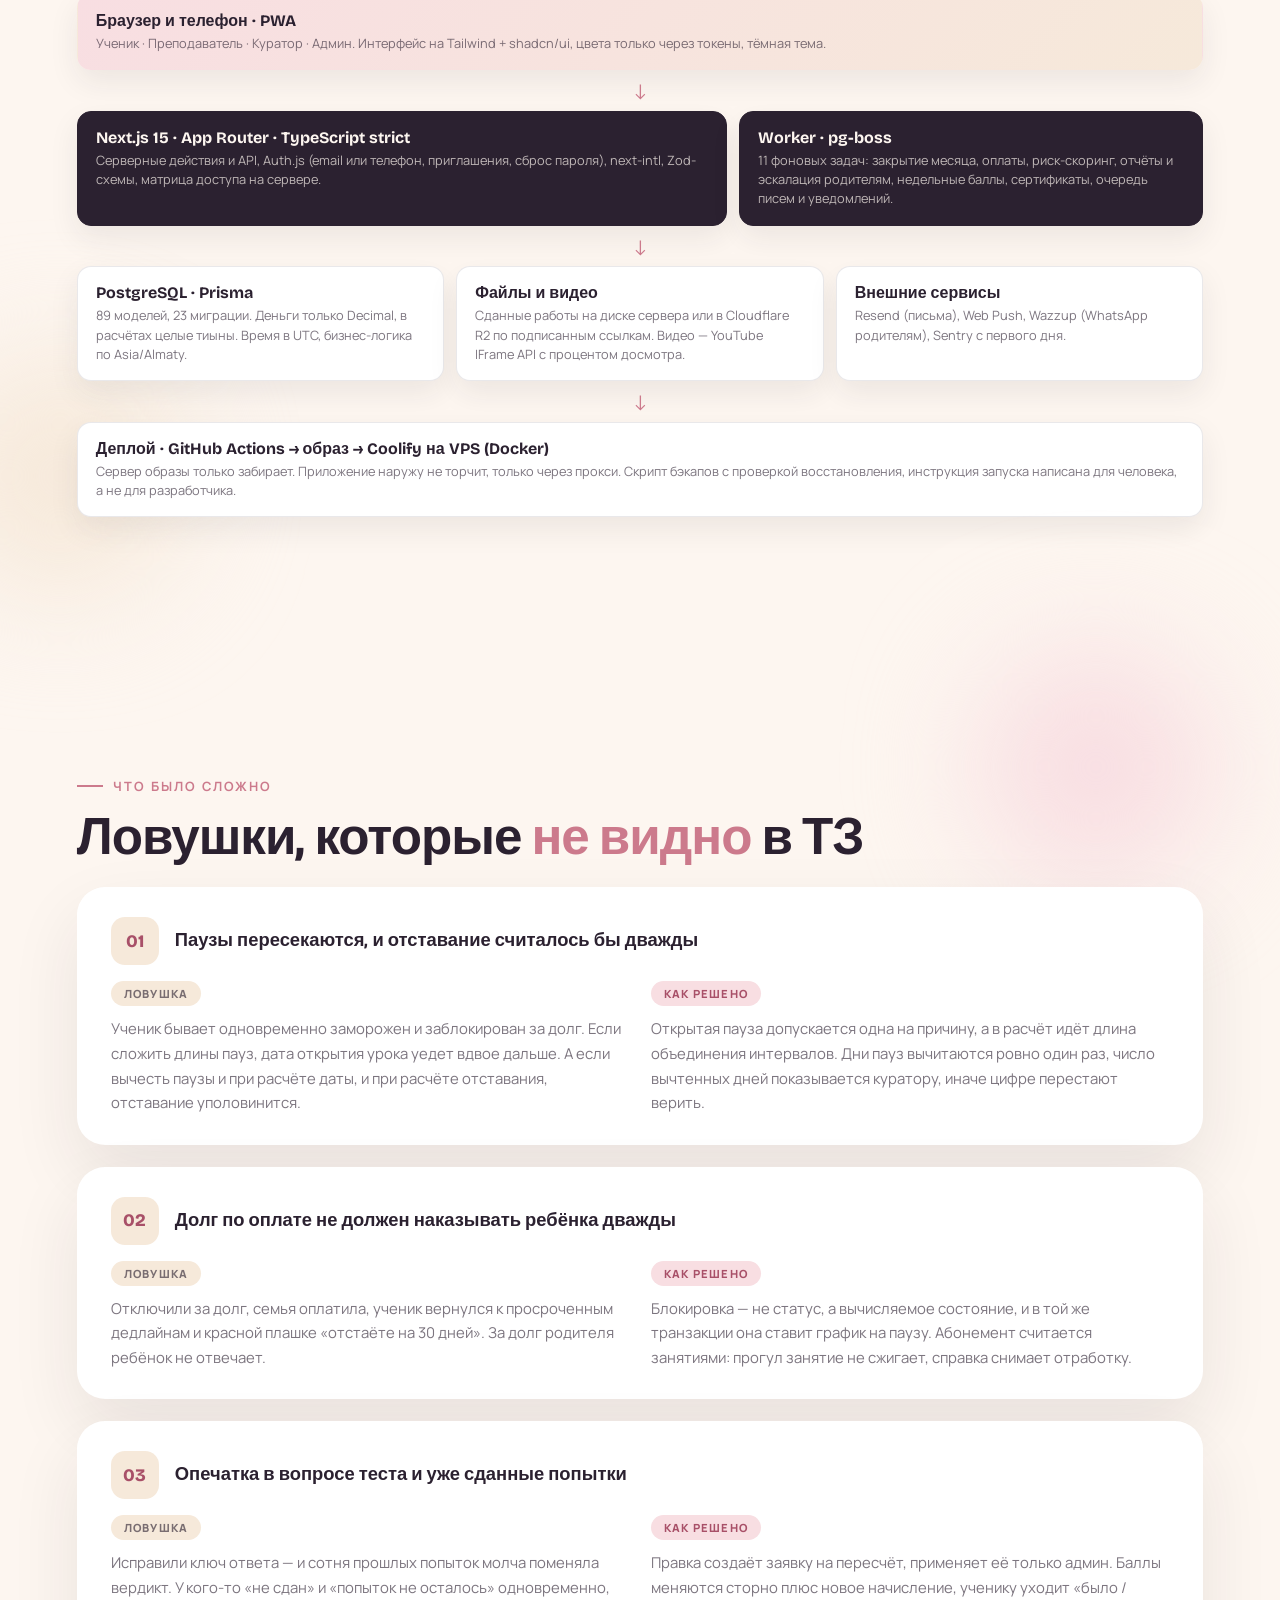
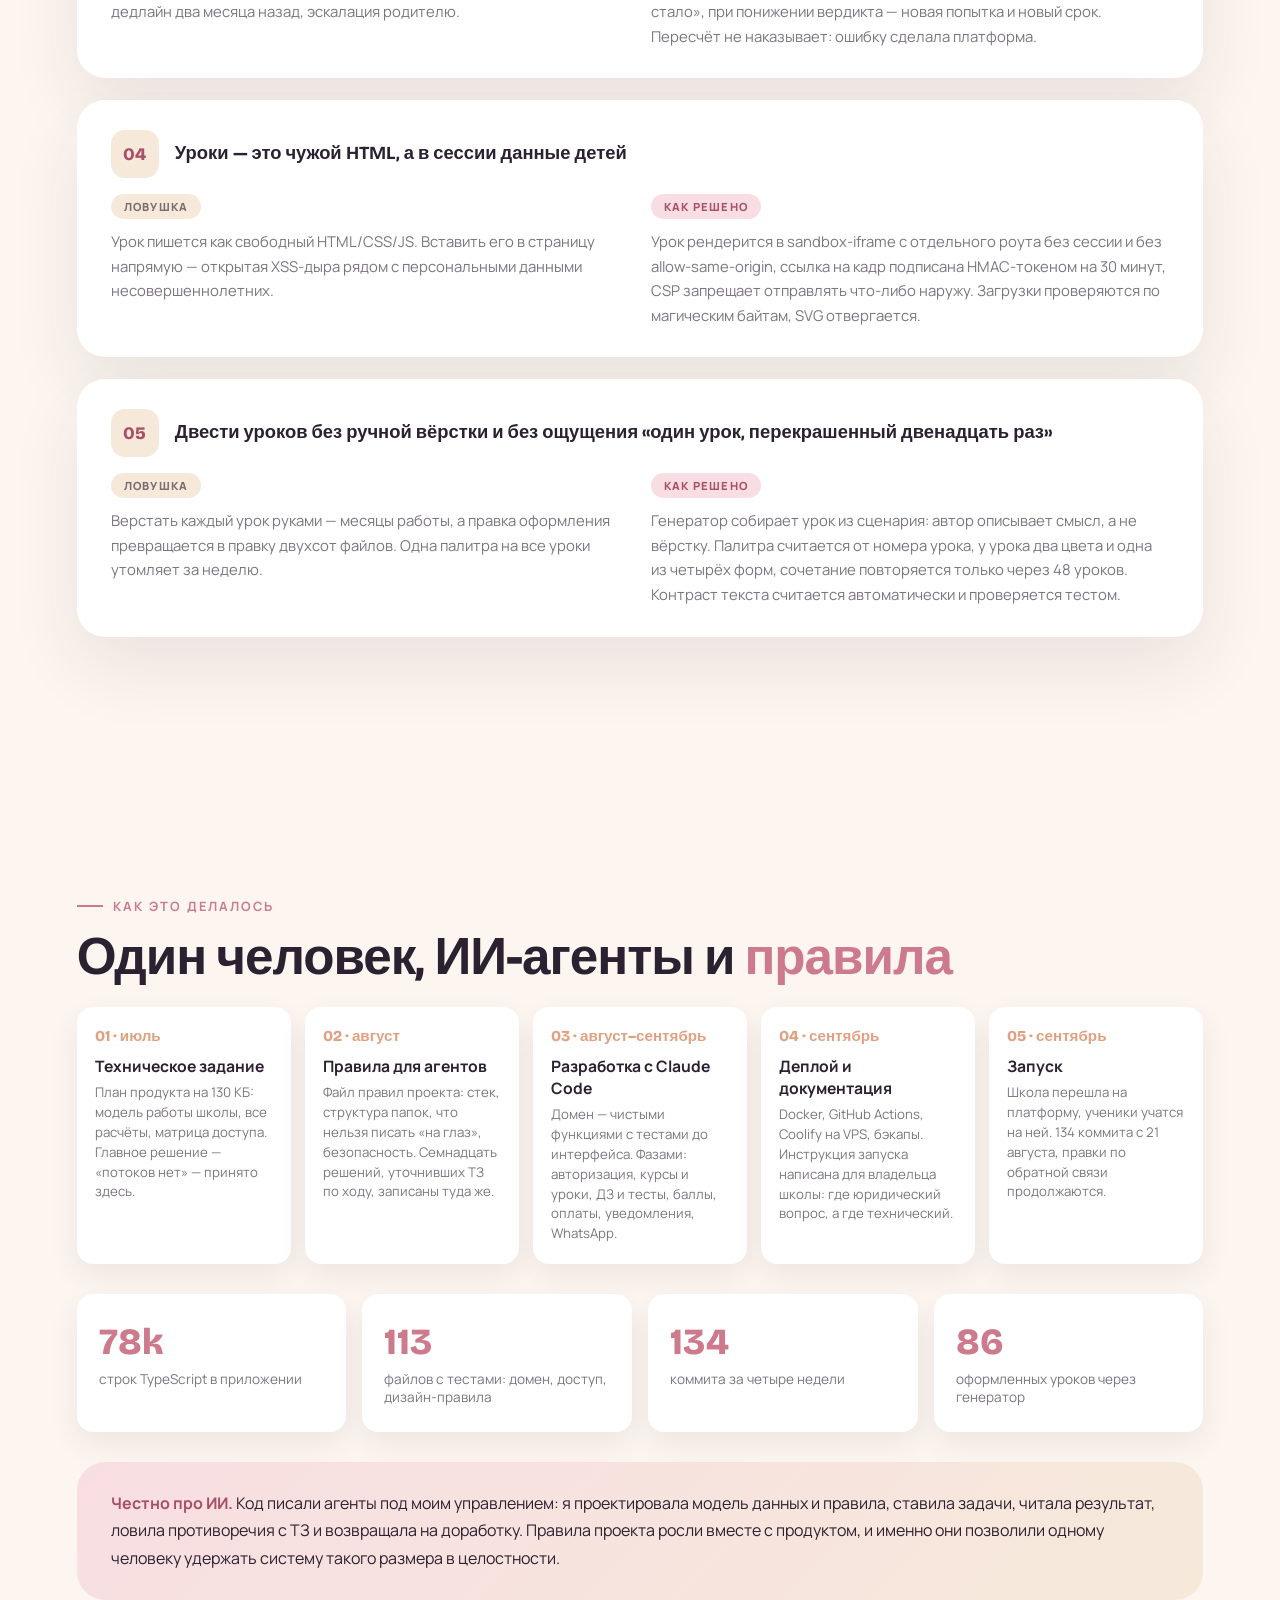
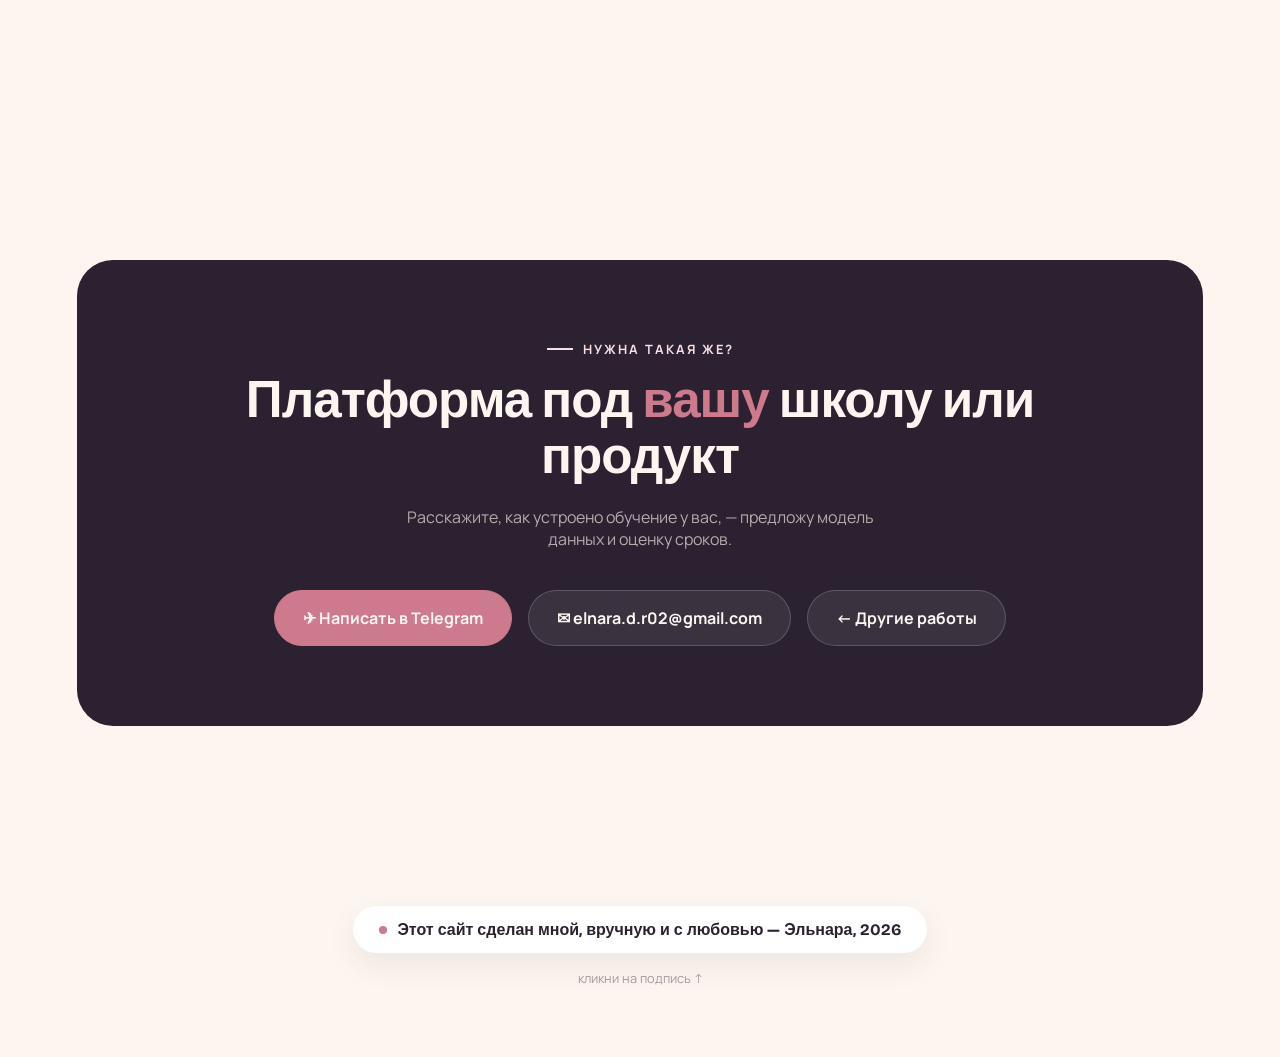
<file: alfa-z-platform.html>
<!DOCTYPE html>
<html lang="ru">
<head>
<meta charset="UTF-8">
<meta name="viewport" content="width=device-width, initial-scale=1.0">
<title>Alfa Z Platform — кейс: учебная платформа с контролем обучения</title>
<meta name="description" content="Подробный разбор учебной платформы Alfa Z: задача, архитектура на Next.js и PostgreSQL, роли, что внутри, что было сложно и как это делалось одним человеком с ИИ-агентами.">
<meta name="theme-color" content="#FDF6F0">
<link rel="icon" href="favicon.svg" type="image/svg+xml">
<link rel="canonical" href="https://elnaradr02-pixel.github.io/alfa-z-platform.html">
<meta property="og:type" content="article">
<meta property="og:locale" content="ru_RU">
<meta property="og:url" content="https://elnaradr02-pixel.github.io/alfa-z-platform.html">
<meta property="og:title" content="Alfa Z Platform — кейс Эльнары Рустамкызы">
<meta property="og:description" content="Учебная платформа без потоков: личный график каждого ученика, ДЗ и тесты, баллы, оплаты, WhatsApp родителям. Next.js + PostgreSQL, с нуля до запуска.">
<meta property="og:image" content="https://elnaradr02-pixel.github.io/og.jpg">
<meta name="twitter:card" content="summary_large_image">
<link rel="preconnect" href="https://fonts.googleapis.com">
<link rel="preconnect" href="https://fonts.gstatic.com" crossorigin>
<link href="https://fonts.googleapis.com/css2?family=Bricolage+Grotesque:opsz,wght@12..96,400;12..96,500;12..96,600;12..96,700;12..96,800&family=Manrope:wght@400;500;600;700;800&display=swap" rel="stylesheet">
<link rel="stylesheet" href="style.css">
<style>
/* ---------- страница кейса ---------- */
.case-hero{min-height:0;padding-top:150px;padding-bottom:60px;}
.case-kicker{font-size:.8rem;font-weight:800;text-transform:uppercase;letter-spacing:2px;color:var(--rose);margin-bottom:16px;display:flex;align-items:center;gap:10px;}
.case-kicker::before{content:'';width:26px;height:2px;background:var(--rose);}
.case-title{font-size:clamp(2.2rem,5.5vw,4.2rem);font-weight:800;letter-spacing:-1.5px;line-height:1.05;max-width:900px;}
.case-title em{font-style:normal;color:var(--rose);}
.case-lede{margin-top:22px;font-size:clamp(1.05rem,1.6vw,1.25rem);color:var(--ink-soft);line-height:1.65;max-width:720px;}
.kpi-row{display:flex;flex-wrap:wrap;gap:12px;margin-top:32px;}
.kpi{background:var(--card);box-shadow:var(--shadow-sm);border-radius:16px;padding:14px 18px;min-width:120px;}
.kpi b{display:block;font-family:'Bricolage Grotesque',sans-serif;font-size:1.5rem;font-weight:800;color:var(--rose-deep);line-height:1.1;}
.kpi span{display:block;font-size:.74rem;font-weight:600;color:var(--ink-soft);margin-top:4px;}
.case-cta{margin-top:34px;display:flex;gap:14px;flex-wrap:wrap;}
.back-link{display:inline-flex;align-items:center;gap:8px;font-weight:700;font-size:.9rem;color:var(--ink-soft);margin-bottom:26px;}
.back-link:hover{color:var(--ink);}

.shots{display:grid;grid-template-columns:repeat(3,1fr);gap:18px;margin-top:10px;}
.shot{border-radius:18px;overflow:hidden;box-shadow:var(--shadow);background:#fff;}
.shot img{display:block;width:100%;height:auto;aspect-ratio:16/9;object-fit:cover;object-position:top center;background:#0F0F1A;} /* height:auto обязателен: иначе атрибут height задаёт высоту в px */
.shot figcaption{padding:12px 16px;font-size:.82rem;font-weight:600;color:var(--ink-soft);}
.shots-note{margin-top:16px;font-size:.85rem;color:var(--ink-softer);}

.section-sub{max-width:720px;color:var(--ink-soft);font-size:1.05rem;line-height:1.7;margin-bottom:34px;}
.section-sub b{color:var(--ink);}

.model-grid{display:grid;grid-template-columns:repeat(2,1fr);gap:18px;}
.model-card{background:var(--card);border-radius:var(--radius-sm);padding:26px 26px;box-shadow:var(--shadow-sm);}
.model-card h3{font-size:1.1rem;margin-bottom:10px;}
.model-card p{font-size:.92rem;color:var(--ink-soft);line-height:1.6;}
.model-card.accent{background:var(--ink);color:var(--cream);}
.model-card.accent h3{color:var(--cream);}
.model-card.accent p{color:rgba(253,246,240,.72);}
.model-card.accent b{color:var(--blush);}

.role-grid{display:grid;grid-template-columns:repeat(4,1fr);gap:16px;}
.role-card{background:var(--card);border-radius:var(--radius-sm);padding:22px 20px;box-shadow:var(--shadow-sm);}
.role-icon{width:40px;height:40px;border-radius:12px;background:var(--sand);display:flex;align-items:center;justify-content:center;font-size:1.2rem;margin-bottom:12px;}
.role-card h3{font-size:1rem;margin-bottom:8px;}
.role-card ul{list-style:none;display:flex;flex-direction:column;gap:5px;}
.role-card li{font-size:.83rem;color:var(--ink-soft);line-height:1.45;display:flex;gap:8px;}
.role-card li::before{content:'';width:5px;height:5px;border-radius:50%;background:var(--rose);flex:0 0 auto;margin-top:7px;}

.feature-grid{display:grid;grid-template-columns:repeat(3,1fr);gap:16px;}
.feature{background:var(--card);border-radius:var(--radius-sm);padding:22px 22px 20px;box-shadow:var(--shadow-sm);}
.feature h4{font-size:1rem;margin-bottom:6px;display:flex;align-items:center;gap:8px;}
.feature h4 span{font-size:1.1rem;}
.feature p{font-size:.87rem;color:var(--ink-soft);line-height:1.55;}

.arch{display:flex;flex-direction:column;gap:10px;}
.arch-row{display:grid;gap:12px;}
.arch-row.c2{grid-template-columns:1.4fr 1fr;}
.arch-row.c3{grid-template-columns:1fr 1fr 1fr;}
.arch-box{background:var(--card);border-radius:14px;padding:16px 18px;box-shadow:var(--shadow-sm);border:1px solid var(--line);}
.arch-box b{display:block;font-family:'Bricolage Grotesque',sans-serif;font-size:1rem;margin-bottom:4px;}
.arch-box span{font-size:.8rem;color:var(--ink-soft);line-height:1.5;display:block;}
.arch-box.dark{background:var(--ink);color:var(--cream);border-color:var(--ink);}
.arch-box.dark span{color:rgba(253,246,240,.7);}
.arch-box.rose{background:linear-gradient(135deg,var(--blush),var(--sand));border-color:transparent;}
.arch-arrow{text-align:center;color:var(--rose);font-size:1.3rem;line-height:1;}

.hard-list{display:flex;flex-direction:column;gap:22px;}
.hard-card{background:var(--card);border-radius:var(--radius);padding:30px 34px;box-shadow:var(--shadow);}
.hard-head{display:flex;align-items:center;gap:16px;margin-bottom:16px;}
.hard-head h3{font-size:1.15rem;line-height:1.3;}
.hard-cols{display:grid;grid-template-columns:1fr 1fr;gap:22px;}
.hard-cols p{color:var(--ink-soft);font-size:.93rem;line-height:1.65;}

.timeline{display:grid;grid-template-columns:repeat(5,1fr);gap:14px;}
.tl-step{background:var(--card);border-radius:var(--radius-sm);padding:20px 18px;box-shadow:var(--shadow-sm);position:relative;}
.tl-num{font-family:'Bricolage Grotesque',sans-serif;font-weight:800;color:var(--terracotta);font-size:.95rem;margin-bottom:10px;}
.tl-step h4{font-size:.98rem;margin-bottom:6px;}
.tl-step p{font-size:.83rem;color:var(--ink-soft);line-height:1.5;}

.stat-grid.wide{grid-template-columns:repeat(4,1fr);}
.stat-grid.wide .stat-card{text-align:left;}

.honest{margin-top:30px;background:linear-gradient(135deg,var(--blush),var(--sand));border-radius:var(--radius);padding:28px 34px;font-size:1rem;line-height:1.7;color:var(--ink);}
.honest b{color:var(--rose-deep);}

@media (max-width:1100px){
  .role-grid{grid-template-columns:repeat(2,1fr);}
  .feature-grid{grid-template-columns:repeat(2,1fr);}
  .timeline{grid-template-columns:repeat(2,1fr);}
}
@media (max-width:920px){
  .shots{grid-template-columns:1fr 1fr;}
  .model-grid{grid-template-columns:1fr;}
  .arch-row.c2,.arch-row.c3{grid-template-columns:1fr;}
  .hard-cols{grid-template-columns:1fr;}
  .stat-grid.wide{grid-template-columns:1fr 1fr;}
}
@media (max-width:640px){
  .case-hero{padding-top:120px;}
  .shots{grid-template-columns:1fr;}
  .role-grid,.feature-grid,.timeline{grid-template-columns:1fr;}
  .hard-card{padding:24px 20px;}
  .honest{padding:22px 20px;}
  .kpi{min-width:calc(50% - 6px);}
}
</style>
</head>
<body>

<div id="preloader">
  <div class="loader-mark">ЭР</div>
  <div class="loader-bar"><div class="loader-fill" id="loaderFill"></div></div>
</div>

<div class="bg-blobs"><div class="blob blob1"></div><div class="blob blob2"></div><div class="blob blob3"></div></div>
<div id="cursor-dot"></div>
<div id="cursor-ring"></div>
<canvas id="confetti-canvas"></canvas>

<header id="siteHeader">
  <a href="index.html" class="logo-mark">ЭР<span class="heart-css" style="--hs:9px"></span></a>
  <nav class="desktop-nav">
    <a href="index.html#about">Обо мне</a>
    <a href="index.html#works">Работы</a>
    <a href="index.html#cases">Кейсы</a>
    <a href="index.html#services">Услуги</a>
    <a href="index.html#contact">Контакты</a>
  </nav>
  <button class="burger" id="burger" aria-label="Меню">
    <span class="heart-css burger-heart"></span>
    <span class="burger-x x1"></span>
    <span class="burger-x x2"></span>
  </button>
</header>

<div id="mobileMenu" role="dialog" aria-label="Меню сайта">
  <button class="menu-close" id="menuClose" aria-label="Закрыть меню"><span></span><span></span></button>
  <a href="index.html#about"><span class="heart-css" style="--hs:8px"></span>Обо мне</a>
  <a href="index.html#works"><span class="heart-css" style="--hs:8px"></span>Работы</a>
  <a href="index.html#cases"><span class="heart-css" style="--hs:8px"></span>Кейсы</a>
  <a href="index.html#services"><span class="heart-css" style="--hs:8px"></span>Услуги</a>
  <a href="index.html#contact"><span class="heart-css" style="--hs:8px"></span>Контакты</a>
  <div class="menu-close-hint">нажми ✕ или Esc, чтобы закрыть</div>
</div>

<!-- ================= HERO ================= -->
<section class="case-hero">
  <a href="index.html#works" class="back-link reveal">← Ко всем работам</a>
  <div class="case-kicker reveal">Кейс · учебная платформа · 2026</div>
  <h1 class="case-title reveal">Alfa Z Platform: <em>учебная платформа</em> с контролем обучения</h1>
  <p class="case-lede reveal">Школа программирования для подростков 12–17 лет продаёт занятия без потоков: каждый ученик стартует в свой день. Платформа ведёт его по личному графику, считает отставание, принимает ДЗ и тесты, начисляет баллы, следит за оплатой и пишет родителю в WhatsApp. Спроектирована и собрана с нуля одним человеком с ИИ-агентами; уже используется школой.</p>
  <div class="kpi-row reveal">
    <div class="kpi"><b>4</b><span>роли и матрица доступа</span></div>
    <div class="kpi"><b>89</b><span>моделей в базе данных</span></div>
    <div class="kpi"><b>11</b><span>фоновых задач</span></div>
    <div class="kpi"><b>113</b><span>файлов с тестами</span></div>
    <div class="kpi"><b>RU / KZ</b><span>интерфейс и курсы</span></div>
  </div>
  <div class="case-cta reveal">
    <a href="https://platformalfa-z.kz/" class="btn btn-primary" target="_blank" rel="noopener">Открыть платформу ↗</a>
    <a href="#arch" class="btn btn-ghost">Архитектура ↓</a>
  </div>
</section>

<!-- ================= СКРИНШОТЫ ================= -->
<section id="shots" style="padding-top:40px;">
  <div class="blob-soft" style="width:240px;height:240px;background:var(--blush);top:0;right:-60px;"></div>
  <div class="shots">
    <figure class="shot reveal"><div class="feat-win-bar"><i></i><i></i><i></i></div><img src="img/platform-courses.jpg" srcset="img/platform-courses-sm.jpg 900w, img/platform-courses.jpg 1800w" sizes="(max-width:640px) 92vw, (max-width:920px) 46vw, 400px" alt="Кабинет администратора: конструктор курсов" loading="lazy" width="1800" height="1012"><figcaption>Админ · конструктор курсов: этапы, уроки, публикация, RU и KZ-версии курсов</figcaption></figure>
    <figure class="shot reveal"><div class="feat-win-bar"><i></i><i></i><i></i></div><img src="img/platform-certificates.jpg" srcset="img/platform-certificates-sm.jpg 900w, img/platform-certificates.jpg 1800w" sizes="(max-width:640px) 92vw, (max-width:920px) 46vw, 400px" alt="Кабинет администратора: сертификаты" loading="lazy" width="1800" height="1012"><figcaption>Админ · сертификаты с публичной страницей проверки и отзывом</figcaption></figure>
    <figure class="shot reveal"><div class="feat-win-bar"><i></i><i></i><i></i></div><img src="img/platform-login.jpg" srcset="img/platform-login-sm.jpg 900w, img/platform-login.jpg 1800w" sizes="(max-width:640px) 92vw, (max-width:920px) 46vw, 400px" alt="Вход в платформу Alfa Z" loading="lazy" width="1800" height="1125"><figcaption>Вход: email или телефон, RU / KK, светлая и тёмная тема</figcaption></figure>
    <figure class="shot reveal"><div class="feat-win-bar"><i></i><i></i><i></i></div><img src="img/platform-lesson.jpg" srcset="img/platform-lesson-sm.jpg 900w, img/platform-lesson.jpg 1800w" sizes="(max-width:640px) 92vw, (max-width:920px) 46vw, 400px" alt="Урок по SQL внутри платформы" loading="lazy" width="1800" height="1125"><figcaption>Урок бэкенд-курса: SQL, живые блоки, самопроверка</figcaption></figure>
    <figure class="shot reveal"><div class="feat-win-bar"><i></i><i></i><i></i></div><img src="img/platform-lesson-2.jpg" srcset="img/platform-lesson-2-sm.jpg 900w, img/platform-lesson-2.jpg 1800w" sizes="(max-width:640px) 92vw, (max-width:920px) 46vw, 400px" alt="Урок курса CS50 внутри платформы" loading="lazy" width="1800" height="1125"><figcaption>Урок курса CS50: своя палитра и форма у каждого урока</figcaption></figure>
    <figure class="shot reveal"><div class="feat-win-bar"><i></i><i></i><i></i></div><img src="img/demo-alfa-z-editor.jpg" srcset="img/demo-alfa-z-editor-sm.jpg 900w, img/demo-alfa-z-editor.jpg 1800w" sizes="(max-width:640px) 92vw, (max-width:920px) 46vw, 400px" alt="Пробный урок Alfa Z — отдельное веб-приложение" loading="lazy" width="1800" height="1125"><figcaption>Пробный урок: отдельное веб-приложение экосистемы школы</figcaption></figure>
  </div>
  <p class="shots-note reveal">Кабинеты ученика и куратора — за авторизацией: показываю их на созвоне.</p>
</section>

<!-- ================= ЗАДАЧА ================= -->
<section id="task">
  <div class="blob-soft" style="width:220px;height:220px;background:var(--sand);bottom:0;left:-70px;animation-delay:-6s;"></div>
  <div class="eyebrow reveal">Задача</div>
  <h2 class="section-title reveal">Не витрина с видео, а <em>контроль обучения</em></h2>
  <p class="section-sub reveal">Формат школы: записанные видеоуроки плюс две живые встречи в неделю в Discord. Набор <b>без потоков</b> — ребёнок начинает сразу после покупки. Прогресс индивидуальный: в одной группе ученики могут быть на 3-м и на 20-м уроке. Масштаб 200–1000 учеников до 18 лет, курсы параллельно на русском и казахском, простой учёт оплат без эквайринга.</p>
  <div class="model-grid">
    <div class="model-card reveal">
      <h3>Что не умеют готовые LMS</h3>
      <p>Считать личный график от даты старта каждого ученика и замечать, что он «встал», когда сравнивать не с кем. Знать про куратора, паузы, абонемент на занятия и родителя, которому надо написать в мессенджер.</p>
    </div>
    <div class="model-card accent reveal">
      <h3>Главное архитектурное решение</h3>
      <p><b>Запись на курс (Enrollment) — центральная сущность вместо потока.</b> Прогресс, ДЗ, посещаемость, оплата, стрик, лидерборд, паузы и сертификат привязаны к записи, а не к ученику. Один ребёнок на двух курсах — два независимых графика и два кошелька.</p>
    </div>
    <div class="model-card reveal">
      <h3>Метрика, которой нет в потоке</h3>
      <p>Отставание от личного графика: «по дате старта должен быть на уроке 12, фактически на 7-м». Это главный сигнал риска для куратора, и система обязана считать его сама.</p>
    </div>
    <div class="model-card reveal">
      <h3>Принятые правила игры</h3>
      <p>Мягкие дедлайны ДЗ (сдать можно, но за меньше баллов). Рейтинг за месяц с обнулением. Долг по оплате — льготный период, предупреждения родителю, потом блокировка. Абонемент продаёт восемь занятий, а не восемь дат.</p>
    </div>
  </div>
</section>

<!-- ================= РОЛИ ================= -->
<section id="roles">
  <div class="eyebrow reveal">Роли</div>
  <h2 class="section-title reveal">Четыре кабинета, <em>одна</em> правда</h2>
  <p class="section-sub reveal">Роли множественные: один человек может совмещать. Каждая строка матрицы доступа проверяется на сервере, а не скрывается кнопкой в интерфейсе.</p>
  <div class="role-grid">
    <div class="role-card reveal"><div class="role-icon">🎒</div><h3>Ученик</h3><ul><li>Уроки по личному графику</li><li>ДЗ, тесты, разбор ошибок</li><li>Баллы, стрик, лидерборд группы</li><li>Своя посещаемость и оплаты</li><li>Сертификат по итогам курса</li></ul></div>
    <div class="role-card reveal"><div class="role-icon">🧑‍🏫</div><h3>Преподаватель</h3><ul><li>Проверка ДЗ своей группы</li><li>Отметка посещаемости встреч</li><li>Объявления и вопросы к встрече</li><li>Отчёты по своим группам</li><li>Внутренние баллы за работу</li></ul></div>
    <div class="role-card reveal"><div class="role-icon">🧭</div><h3>Куратор</h3><ul><li>Риск-флаги и отставание</li><li>Заметки, касания, данные родителя</li><li>Отчёт родителю и эскалация</li><li>Паузы графика, снятие блокировки</li><li>Запись на курс</li></ul></div>
    <div class="role-card reveal"><div class="role-icon">🛠️</div><h3>Админ</h3><ul><li>Курсы, уроки, тесты, банк вопросов</li><li>Оплаты, тарифы, дата старта</li><li>Правила начисления баллов</li><li>Реестр доступов и аудит-лог</li><li>Вход от имени: только чтение, 30 минут, с журналом</li></ul></div>
  </div>
</section>

<!-- ================= ЧТО ВНУТРИ ================= -->
<section id="features">
  <div class="blob-soft" style="width:260px;height:260px;background:var(--blush);top:10%;right:-80px;animation-delay:-4s;"></div>
  <div class="eyebrow reveal">Что внутри</div>
  <h2 class="section-title reveal">Функции, которые <em>работают</em> каждый день</h2>
  <div class="feature-grid">
    <div class="feature reveal"><h4><span>📅</span>Личный график</h4><p>Урок «день 14» открывается на 14-й день обучения конкретного ученика. Заморозка и блокировка ставят график на паузу, а не копят просрочки.</p></div>
    <div class="feature reveal"><h4><span>📉</span>Отставание и риск-флаги</h4><p>Семь правил расчёта, дни пауз вычитаются ровно один раз и показываются куратору. Красный флаг — только при двух незавершённых уроках подряд.</p></div>
    <div class="feature reveal"><h4><span>📝</span>ДЗ с мягкими дедлайнами</h4><p>Сдать можно позже, но за меньше баллов. Баллы — база плюс модификаторы, рецензия преподавателя с оценкой «понятно?» от ученика.</p></div>
    <div class="feature reveal"><h4><span>🧪</span>Тесты и банк вопросов</h4><p>Пять типов вопросов, перемешивание по сиду, серверное время попытки. В зачёт идёт лучшая попытка, а не последняя. Ключи ответов физически не попадают на экран прохождения.</p></div>
    <div class="feature reveal"><h4><span>🏆</span>Баллы, стрики, лидерборд</h4><p>Месячный рейтинг группы с обнулением и общий счёт отдельно. У недели три исхода: набрал, пропустил, нейтрально — каникулы не обнуляют стрик всей школе.</p></div>
    <div class="feature reveal"><h4><span>💳</span>Оплаты и доступ</h4><p>Пять состояний платежа: оплачено, скоро, льгота, просрочка, блокировка. Долг по одному курсу не закрывает оплаченный другой. Абонемент считается занятиями.</p></div>
    <div class="feature reveal"><h4><span>💬</span>Родителю в WhatsApp</h4><p>Отчёты по итогам месяца, предупреждения об оплате и лестница эскалации через Wazzup. Кабинета у родителя нет, и он ему не нужен.</p></div>
    <div class="feature reveal"><h4><span>🔔</span>Уведомления</h4><p>Письма через Resend с очередью, Web Push в PWA на телефоне, объявления по школе, группе или своим ученикам, ежедневные напоминания.</p></div>
    <div class="feature reveal"><h4><span>🧩</span>Редактор уроков и 43 мини-игры</h4><p>Урок — один блок HTML/CSS/JS в редакторе CodeMirror, рендер в песочнице. Генератор собирает оформление из сценария: палитра от номера урока, четыре формы шапки.</p></div>
    <div class="feature reveal"><h4><span>🎓</span>Сертификаты</h4><p>Шаблоны у админа, выдача по итогам курса фоновой задачей, публичная страница проверки подлинности.</p></div>
    <div class="feature reveal"><h4><span>🌐</span>RU / KZ</h4><p>Интерфейс двуязычный, казахские курсы существуют параллельно русским: переводится текст, а номера уроков и дедлайны общие.</p></div>
    <div class="feature reveal"><h4><span>🧾</span>Аудит и удаление</h4><p>Каждое админское действие в журнале. Ученик никогда не стирается физически, согласие на обработку данных хранится с датой и версией текста.</p></div>
  </div>
</section>

<!-- ================= АРХИТЕКТУРА ================= -->
<section id="arch">
  <div class="blob-soft" style="width:240px;height:240px;background:var(--sand);bottom:5%;left:-60px;animation-delay:-9s;"></div>
  <div class="eyebrow reveal">Архитектура</div>
  <h2 class="section-title reveal">Как это <em>устроено</em></h2>
  <p class="section-sub reveal">Стек зафиксирован в правилах проекта, новые зависимости добавляются только если задачу нельзя закрыть тем, что есть. Все расчёты живут чистыми функциями в домене и покрыты тестами до появления в интерфейсе.</p>
  <div class="arch reveal">
    <div class="arch-row"><div class="arch-box rose"><b>Браузер и телефон · PWA</b><span>Ученик · Преподаватель · Куратор · Админ. Интерфейс на Tailwind + shadcn/ui, цвета только через токены, тёмная тема.</span></div></div>
    <div class="arch-arrow">↓</div>
    <div class="arch-row c2">
      <div class="arch-box dark"><b>Next.js 15 · App Router · TypeScript strict</b><span>Серверные действия и API, Auth.js (email или телефон, приглашения, сброс пароля), next-intl, Zod-схемы, матрица доступа на сервере.</span></div>
      <div class="arch-box dark"><b>Worker · pg-boss</b><span>11 фоновых задач: закрытие месяца, оплаты, риск-скоринг, отчёты и эскалация родителям, недельные баллы, сертификаты, очередь писем и уведомлений.</span></div>
    </div>
    <div class="arch-arrow">↓</div>
    <div class="arch-row c3">
      <div class="arch-box"><b>PostgreSQL · Prisma</b><span>89 моделей, 23 миграции. Деньги только Decimal, в расчётах целые тиыны. Время в UTC, бизнес-логика по Asia/Almaty.</span></div>
      <div class="arch-box"><b>Файлы и видео</b><span>Сданные работы на диске сервера или в Cloudflare R2 по подписанным ссылкам. Видео — YouTube IFrame API с процентом досмотра.</span></div>
      <div class="arch-box"><b>Внешние сервисы</b><span>Resend (письма), Web Push, Wazzup (WhatsApp родителям), Sentry с первого дня.</span></div>
    </div>
    <div class="arch-arrow">↓</div>
    <div class="arch-row"><div class="arch-box"><b>Деплой · GitHub Actions → образ → Coolify на VPS (Docker)</b><span>Сервер образы только забирает. Приложение наружу не торчит, только через прокси. Скрипт бэкапов с проверкой восстановления, инструкция запуска написана для человека, а не для разработчика.</span></div></div>
  </div>
</section>

<!-- ================= ЧТО БЫЛО СЛОЖНО ================= -->
<section id="hard">
  <div class="blob-soft" style="width:240px;height:240px;background:var(--blush);top:0;right:5%;animation-delay:-5s;"></div>
  <div class="eyebrow reveal">Что было сложно</div>
  <h2 class="section-title reveal">Ловушки, которые <em>не видно</em> в ТЗ</h2>
  <div class="hard-list">
    <article class="hard-card reveal">
      <div class="hard-head"><span class="case-num">01</span><h3>Паузы пересекаются, и отставание считалось бы дважды</h3></div>
      <div class="hard-cols">
        <div><span class="case-label problem">Ловушка</span><p>Ученик бывает одновременно заморожен и заблокирован за долг. Если сложить длины пауз, дата открытия урока уедет вдвое дальше. А если вычесть паузы и при расчёте даты, и при расчёте отставания, отставание уполовинится.</p></div>
        <div><span class="case-label solution">Как решено</span><p>Открытая пауза допускается одна на причину, а в расчёт идёт длина объединения интервалов. Дни пауз вычитаются ровно один раз, число вычтенных дней показывается куратору, иначе цифре перестают верить.</p></div>
      </div>
    </article>
    <article class="hard-card reveal">
      <div class="hard-head"><span class="case-num">02</span><h3>Долг по оплате не должен наказывать ребёнка дважды</h3></div>
      <div class="hard-cols">
        <div><span class="case-label problem">Ловушка</span><p>Отключили за долг, семья оплатила, ученик вернулся к просроченным дедлайнам и красной плашке «отстаёте на 30 дней». За долг родителя ребёнок не отвечает.</p></div>
        <div><span class="case-label solution">Как решено</span><p>Блокировка — не статус, а вычисляемое состояние, и в той же транзакции она ставит график на паузу. Абонемент считается занятиями: прогул занятие не сжигает, справка снимает отработку.</p></div>
      </div>
    </article>
    <article class="hard-card reveal">
      <div class="hard-head"><span class="case-num">03</span><h3>Опечатка в вопросе теста и уже сданные попытки</h3></div>
      <div class="hard-cols">
        <div><span class="case-label problem">Ловушка</span><p>Исправили ключ ответа — и сотня прошлых попыток молча поменяла вердикт. У кого-то «не сдан» и «попыток не осталось» одновременно, дедлайн два месяца назад, эскалация родителю.</p></div>
        <div><span class="case-label solution">Как решено</span><p>Правка создаёт заявку на пересчёт, применяет её только админ. Баллы меняются сторно плюс новое начисление, ученику уходит «было / стало», при понижении вердикта — новая попытка и новый срок. Пересчёт не наказывает: ошибку сделала платформа.</p></div>
      </div>
    </article>
    <article class="hard-card reveal">
      <div class="hard-head"><span class="case-num">04</span><h3>Уроки — это чужой HTML, а в сессии данные детей</h3></div>
      <div class="hard-cols">
        <div><span class="case-label problem">Ловушка</span><p>Урок пишется как свободный HTML/CSS/JS. Вставить его в страницу напрямую — открытая XSS-дыра рядом с персональными данными несовершеннолетних.</p></div>
        <div><span class="case-label solution">Как решено</span><p>Урок рендерится в sandbox-iframe с отдельного роута без сессии и без allow-same-origin, ссылка на кадр подписана HMAC-токеном на 30 минут, CSP запрещает отправлять что-либо наружу. Загрузки проверяются по магическим байтам, SVG отвергается.</p></div>
      </div>
    </article>
    <article class="hard-card reveal">
      <div class="hard-head"><span class="case-num">05</span><h3>Двести уроков без ручной вёрстки и без ощущения «один урок, перекрашенный двенадцать раз»</h3></div>
      <div class="hard-cols">
        <div><span class="case-label problem">Ловушка</span><p>Верстать каждый урок руками — месяцы работы, а правка оформления превращается в правку двухсот файлов. Одна палитра на все уроки утомляет за неделю.</p></div>
        <div><span class="case-label solution">Как решено</span><p>Генератор собирает урок из сценария: автор описывает смысл, а не вёрстку. Палитра считается от номера урока, у урока два цвета и одна из четырёх форм, сочетание повторяется только через 48 уроков. Контраст текста считается автоматически и проверяется тестом.</p></div>
      </div>
    </article>
  </div>
</section>

<!-- ================= КАК ДЕЛАЛОСЬ ================= -->
<section id="process">
  <div class="eyebrow reveal">Как это делалось</div>
  <h2 class="section-title reveal">Один человек, ИИ-агенты и <em>правила</em></h2>
  <div class="timeline">
    <div class="tl-step reveal"><div class="tl-num">01 · июль</div><h4>Техническое задание</h4><p>План продукта на 130 КБ: модель работы школы, все расчёты, матрица доступа. Главное решение — «потоков нет» — принято здесь.</p></div>
    <div class="tl-step reveal"><div class="tl-num">02 · август</div><h4>Правила для агентов</h4><p>Файл правил проекта: стек, структура папок, что нельзя писать «на глаз», безопасность. Семнадцать решений, уточнивших ТЗ по ходу, записаны туда же.</p></div>
    <div class="tl-step reveal"><div class="tl-num">03 · август–сентябрь</div><h4>Разработка с Claude Code</h4><p>Домен — чистыми функциями с тестами до интерфейса. Фазами: авторизация, курсы и уроки, ДЗ и тесты, баллы, оплаты, уведомления, WhatsApp.</p></div>
    <div class="tl-step reveal"><div class="tl-num">04 · сентябрь</div><h4>Деплой и документация</h4><p>Docker, GitHub Actions, Coolify на VPS, бэкапы. Инструкция запуска написана для владельца школы: где юридический вопрос, а где технический.</p></div>
    <div class="tl-step reveal"><div class="tl-num">05 · сентябрь</div><h4>Запуск</h4><p>Школа перешла на платформу, ученики учатся на ней. 134 коммита с 21 августа, правки по обратной связи продолжаются.</p></div>
  </div>
  <div class="stat-grid wide reveal" style="margin-top:30px;">
    <div class="stat-card"><div class="stat-num">78k</div><div class="stat-label">строк TypeScript в приложении</div></div>
    <div class="stat-card"><div class="stat-num">113</div><div class="stat-label">файлов с тестами: домен, доступ, дизайн-правила</div></div>
    <div class="stat-card"><div class="stat-num">134</div><div class="stat-label">коммита за четыре недели</div></div>
    <div class="stat-card"><div class="stat-num">86</div><div class="stat-label">оформленных уроков через генератор</div></div>
  </div>
  <div class="honest reveal">
    <b>Честно про ИИ.</b> Код писали агенты под моим управлением: я проектировала модель данных и правила, ставила задачи, читала результат, ловила противоречия с ТЗ и возвращала на доработку. Правила проекта росли вместе с продуктом, и именно они позволили одному человеку удержать систему такого размера в целостности.
  </div>
</section>

<!-- ================= КОНТАКТЫ ================= -->
<section id="contact">
  <div class="contact-card">
    <div class="blob-soft" style="width:280px;height:280px;background:var(--rose);opacity:.28;top:-70px;left:-60px;"></div>
    <div class="blob-soft" style="width:220px;height:220px;background:var(--terracotta);opacity:.22;bottom:-50px;right:-40px;animation-delay:-7s;"></div>
    <div class="eyebrow reveal" style="justify-content:center;">Нужна такая же?</div>
    <h2 class="section-title reveal">Платформа под <em>вашу</em> школу или продукт</h2>
    <p class="reveal" style="color:rgba(253,246,240,.65);max-width:520px;margin:0 auto;">Расскажите, как устроено обучение у вас, — предложу модель данных и оценку сроков.</p>
    <div class="contact-links reveal">
      <a href="https://t.me/elleaa717?text=%D0%9F%D1%80%D0%B8%D0%B2%D0%B5%D1%82%2C%20%D0%AD%D0%BB%D1%8C%D0%BD%D0%B0%D1%80%D0%B0%21%20%D0%9F%D0%B8%D1%88%D1%83%20%D1%81%20%D0%B2%D0%B0%D1%88%D0%B5%D0%B3%D0%BE%20%D1%81%D0%B0%D0%B9%D1%82%D0%B0-%D0%BF%D0%BE%D1%80%D1%82%D1%84%D0%BE%D0%BB%D0%B8%D0%BE.%20%D0%A5%D0%BE%D1%87%D1%83%20%D0%BE%D0%B1%D1%81%D1%83%D0%B4%D0%B8%D1%82%D1%8C%20%D0%BF%D1%80%D0%BE%D0%B5%D0%BA%D1%82%3A%20" target="_blank" rel="noopener" style="background:var(--rose);border-color:var(--rose);">✈ Написать в Telegram</a>
      <a href="mailto:elnara.d.r02@gmail.com">✉ elnara.d.r02@gmail.com</a>
      <a href="index.html#works">← Другие работы</a>
    </div>
  </div>
</section>

<footer>
  <div class="signature" id="signature"><span class="dot"></span>Этот сайт сделан мной, вручную и с любовью — Эльнара, 2026</div>
  <div class="footer-note">кликни на подпись ↑</div>
</footer>

<script src="main.js" defer></script>
</body>
</html>
</file>
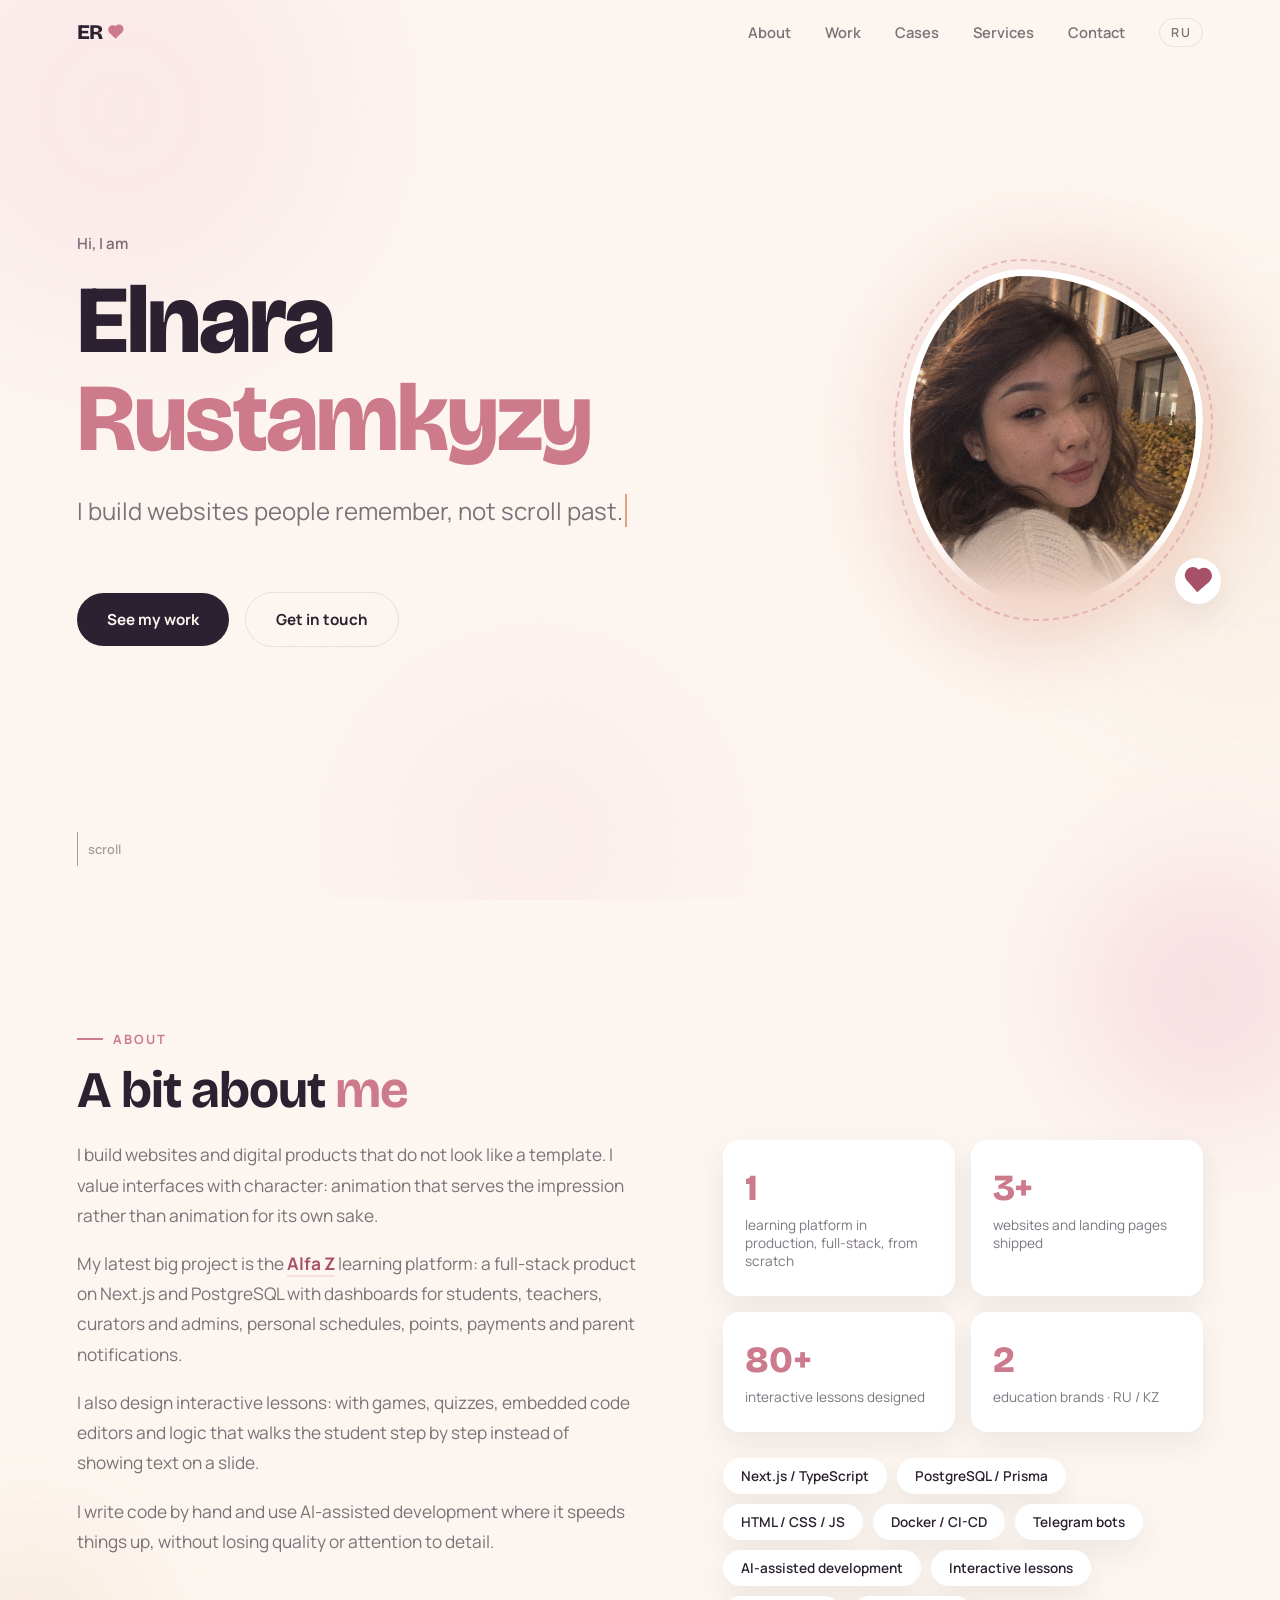
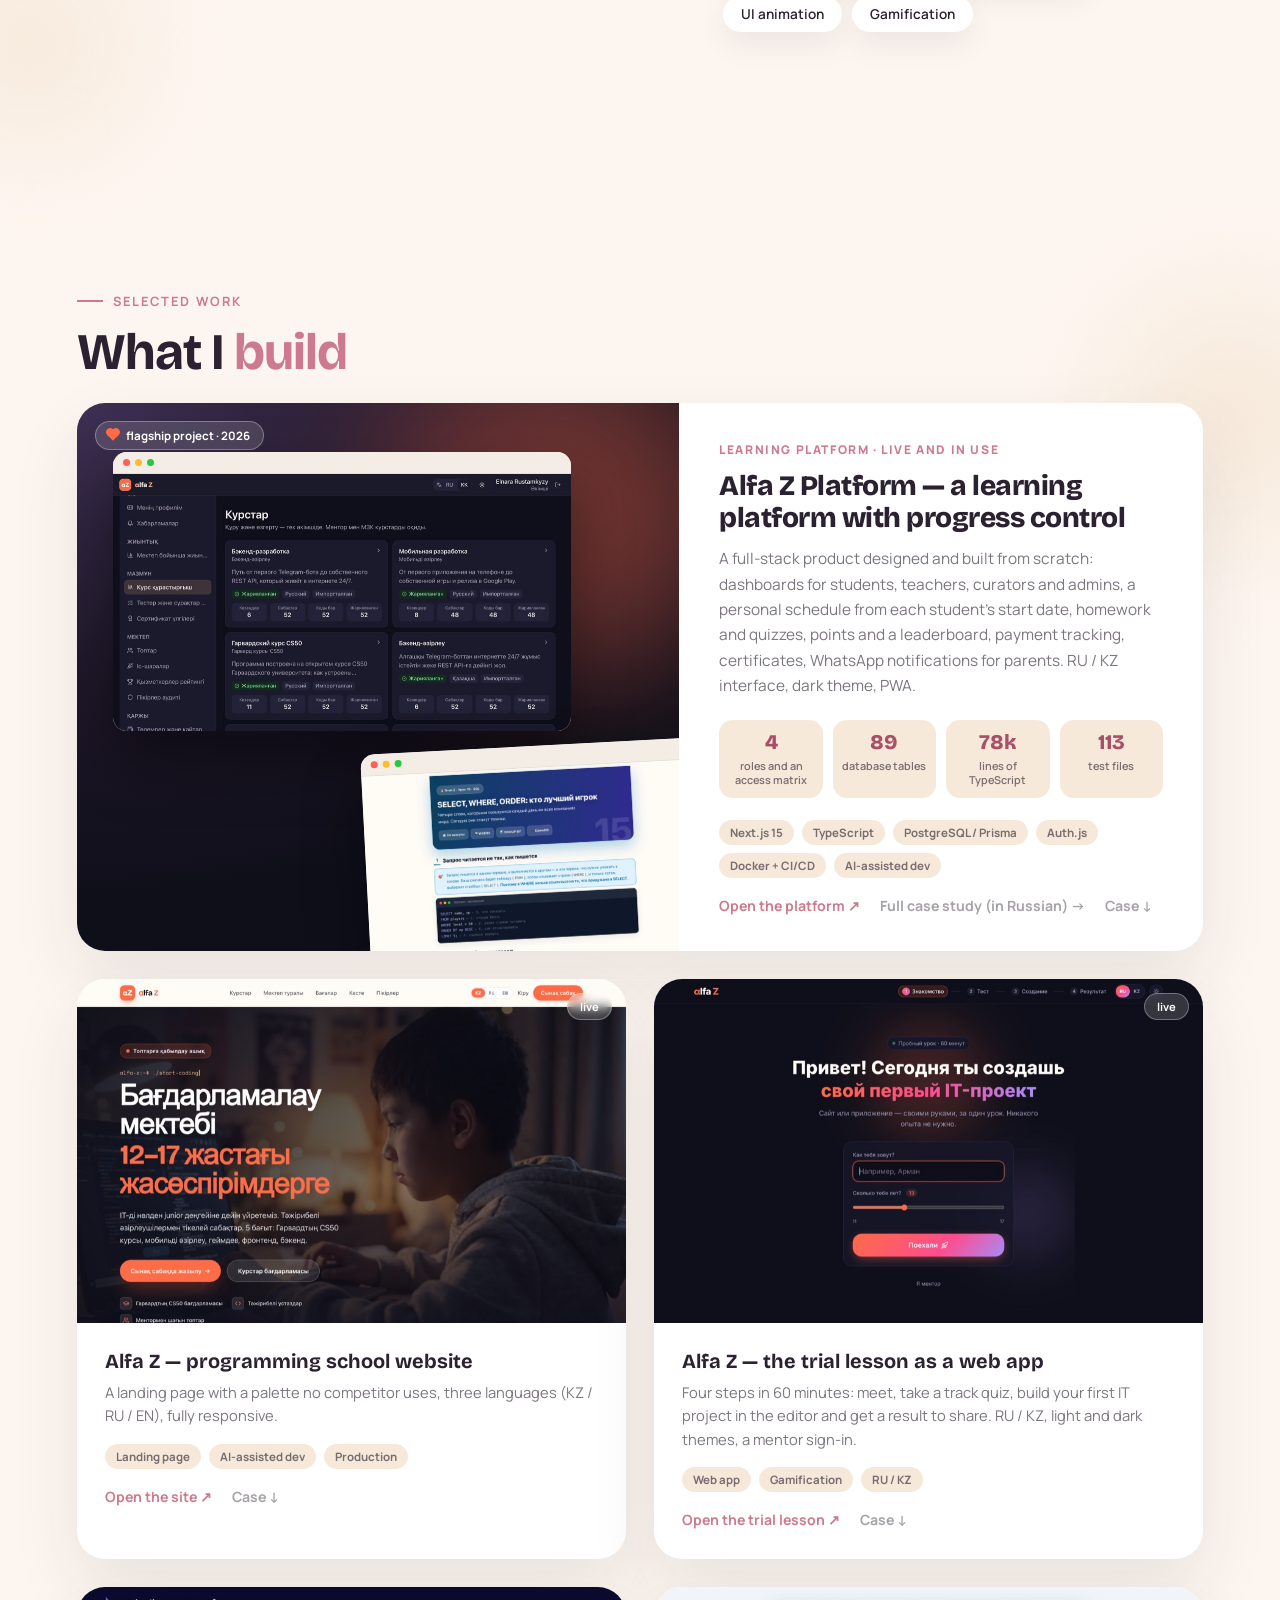
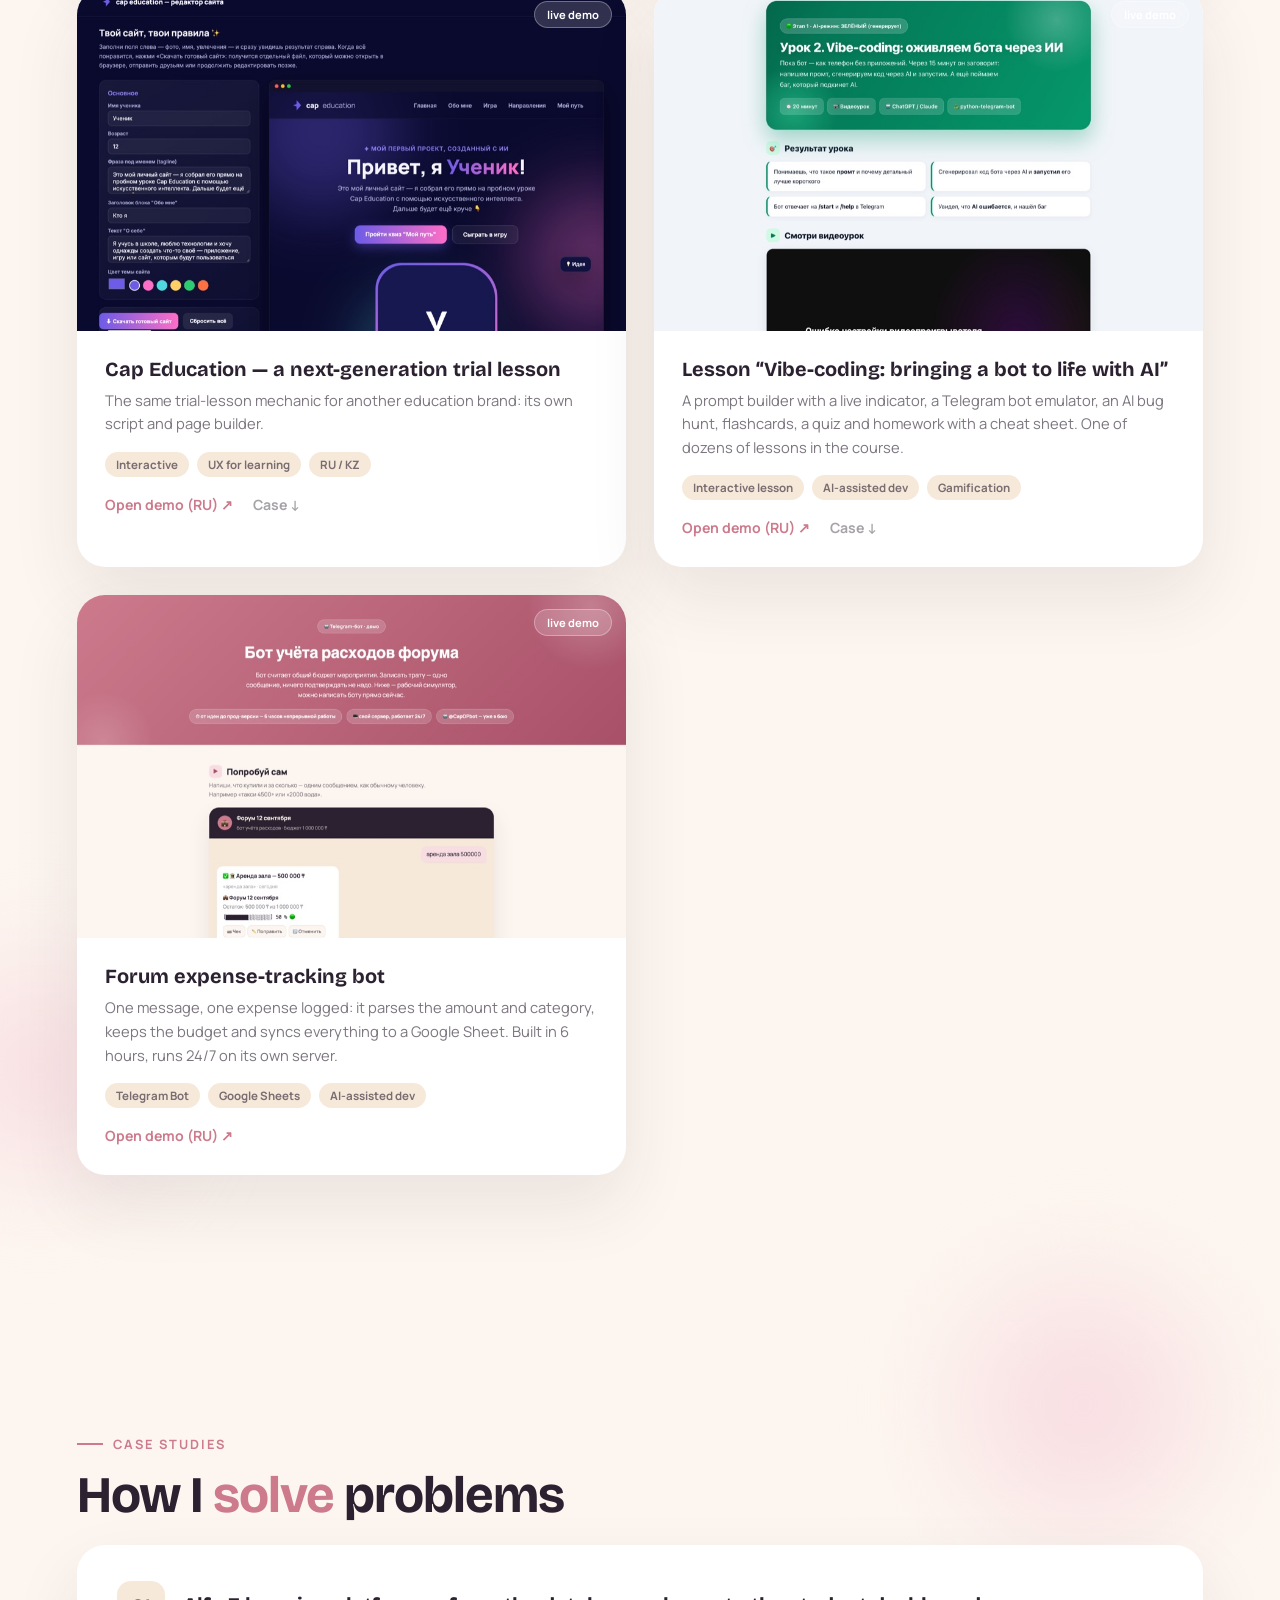
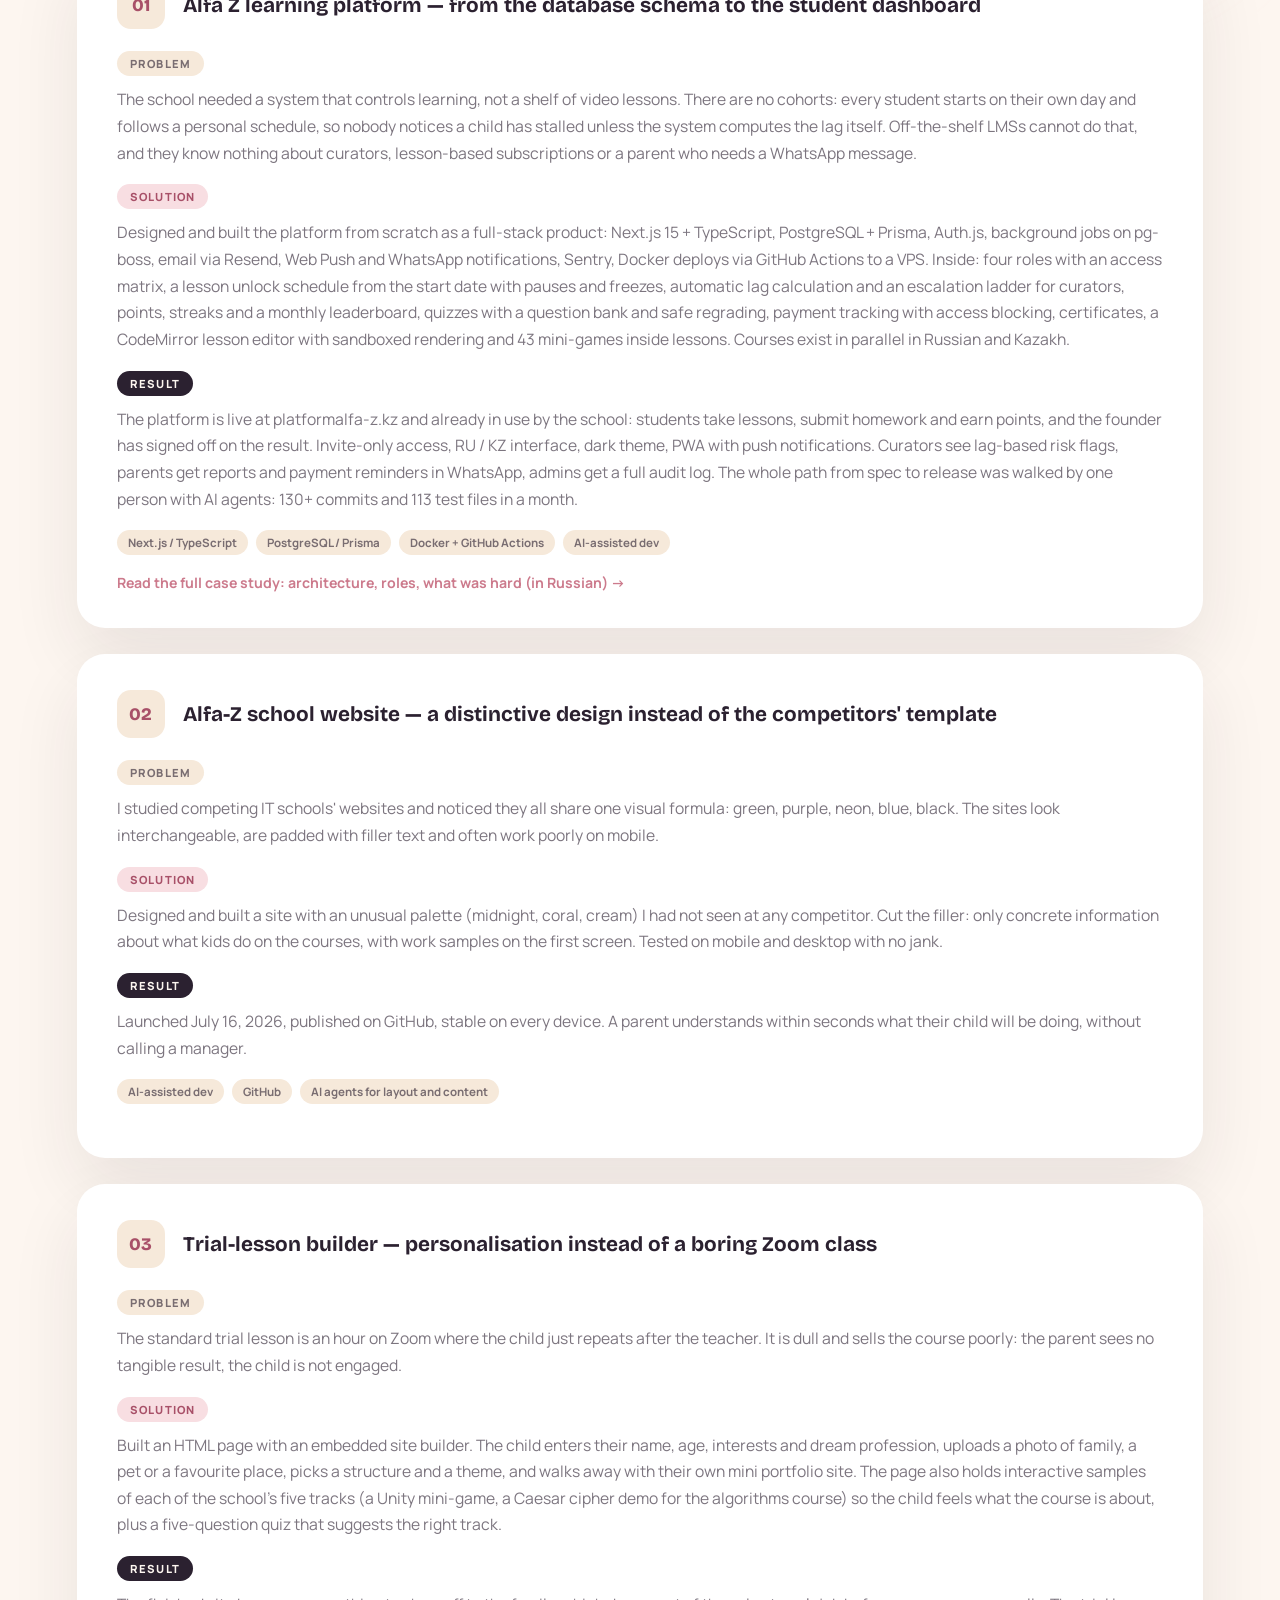
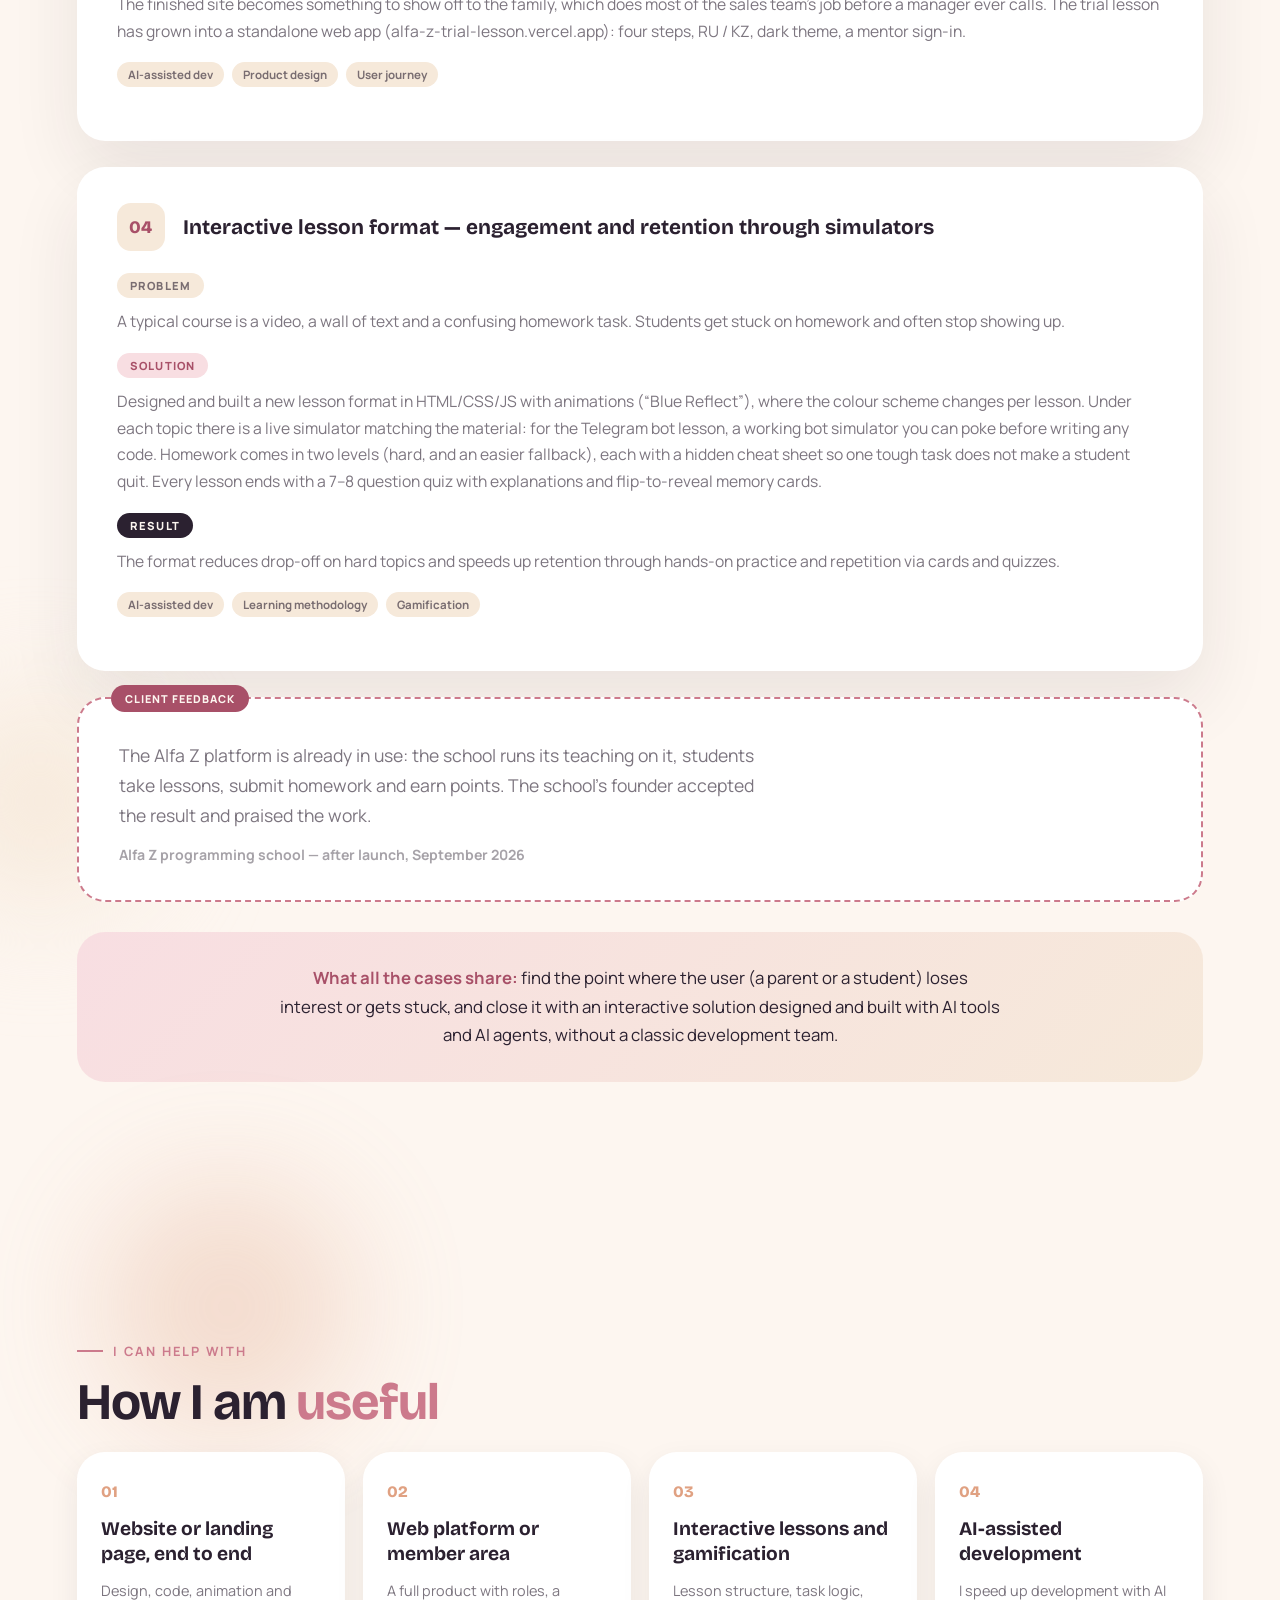
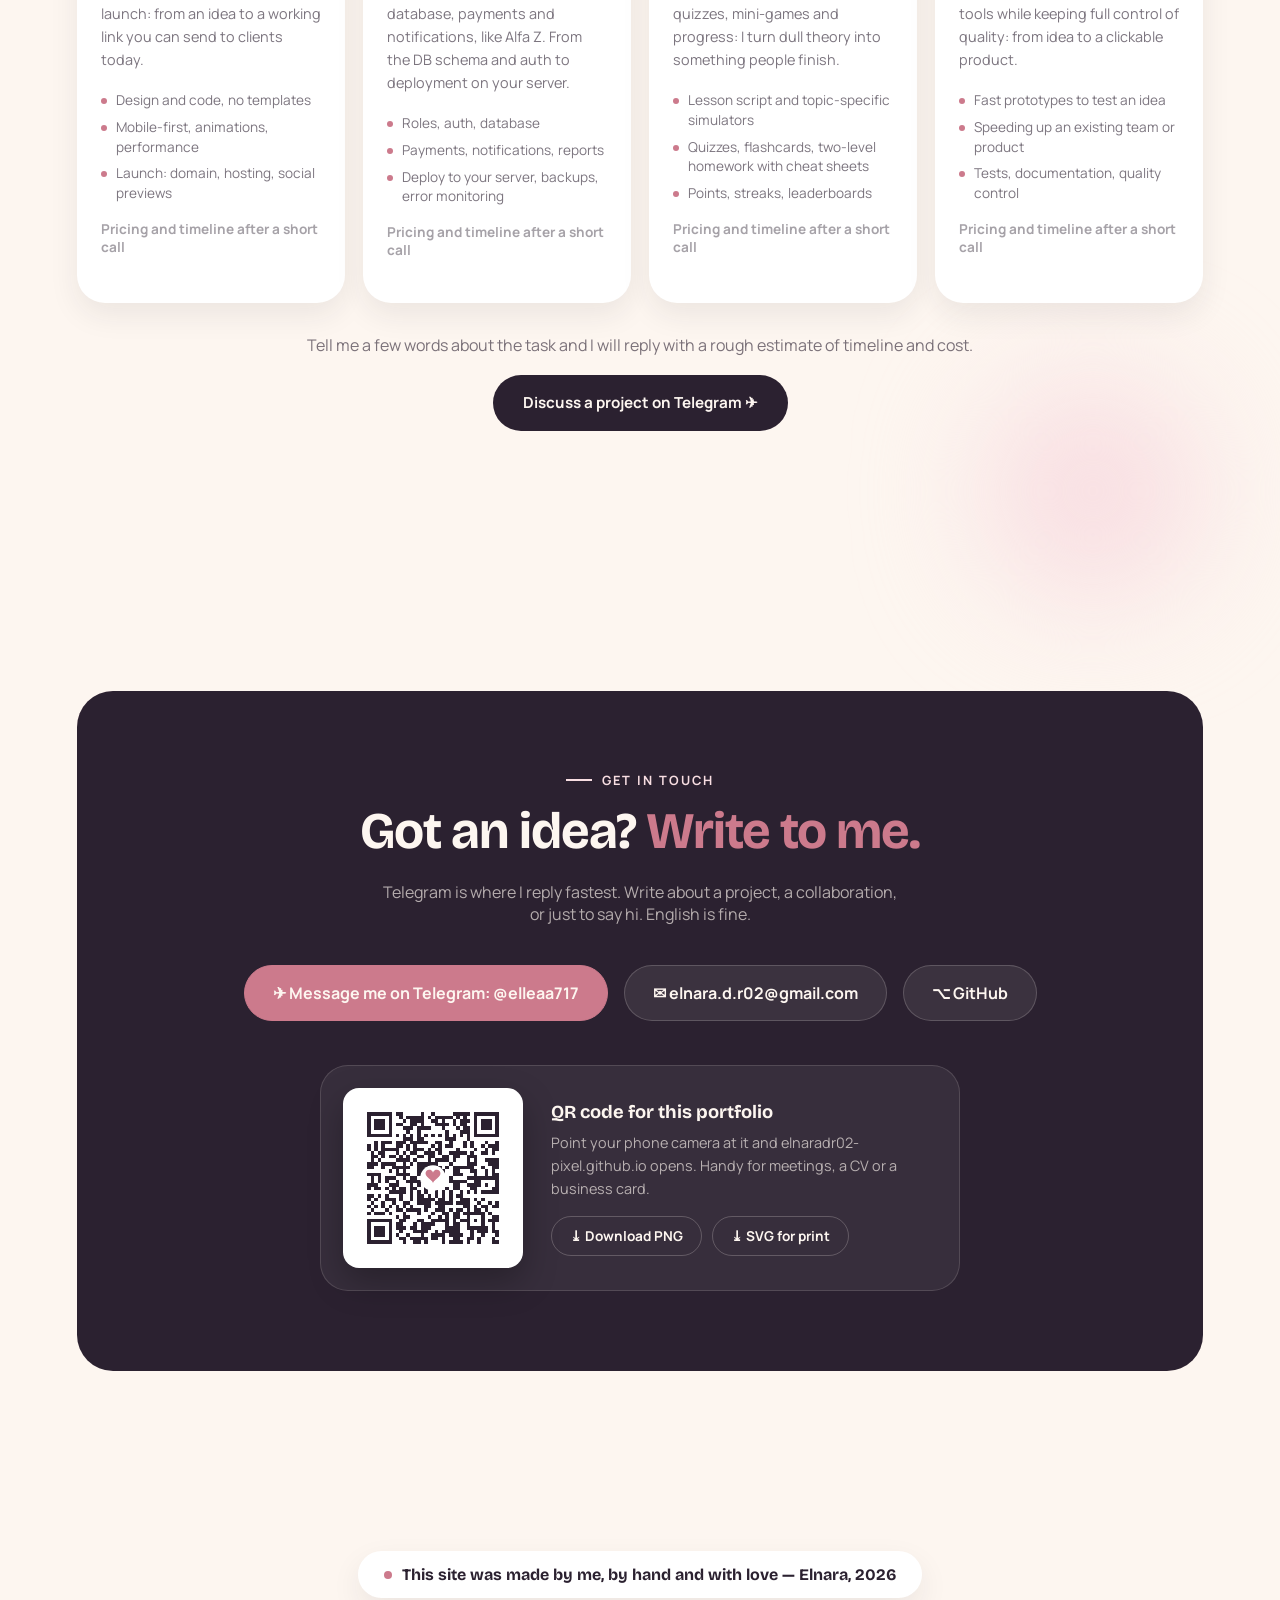
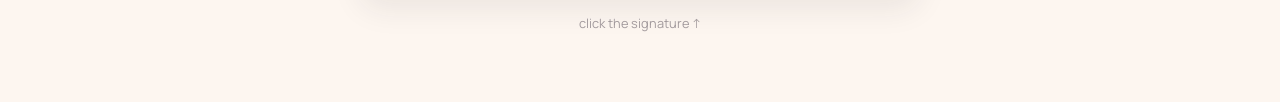
<file: en.html>
<!DOCTYPE html>
<html lang="en">
<head>
<meta charset="UTF-8">
<meta name="viewport" content="width=device-width, initial-scale=1.0">
<title>Elnara Rustamkyzy — portfolio</title>
<meta name="description" content="Elnara Rustamkyzy — portfolio: the Alfa Z learning platform (Next.js + PostgreSQL), websites, interactive lessons and Telegram bots. Hand-written code, accelerated with AI-assisted development.">
<meta name="theme-color" content="#FDF6F0">
<link rel="icon" href="favicon.svg" type="image/svg+xml">
<link rel="canonical" href="https://elnaradr02-pixel.github.io/en.html">
<link rel="alternate" hreflang="ru" href="https://elnaradr02-pixel.github.io/">
<link rel="alternate" hreflang="en" href="https://elnaradr02-pixel.github.io/en.html">
<meta property="og:type" content="website">
<meta property="og:locale" content="en_US">
<meta property="og:url" content="https://elnaradr02-pixel.github.io/en.html">
<meta property="og:title" content="Elnara Rustamkyzy — portfolio">
<meta property="og:description" content="The Alfa Z learning platform, websites, interactive lessons and bots. Hand-written code + AI-assisted development.">
<meta property="og:image" content="https://elnaradr02-pixel.github.io/og.jpg?v=2">
<meta property="og:image:width" content="1200">
<meta property="og:image:height" content="630">
<meta name="twitter:card" content="summary_large_image">
<meta name="twitter:title" content="Elnara Rustamkyzy — portfolio">
<meta name="twitter:description" content="The Alfa Z learning platform, websites, interactive lessons and bots.">
<meta name="twitter:image" content="https://elnaradr02-pixel.github.io/og.jpg?v=2">
<script type="application/ld+json">
{"@context":"https://schema.org","@type":"Person","name":"Elnara Rustamkyzy","url":"https://elnaradr02-pixel.github.io/en.html","image":"https://elnaradr02-pixel.github.io/elnara-photo.jpg","jobTitle":"Web developer: learning platforms, websites, interactive lessons","email":"mailto:elnara.d.r02@gmail.com","sameAs":["https://github.com/elnaradr02-pixel","https://t.me/elleaa717"],"knowsAbout":["Next.js","TypeScript","PostgreSQL","HTML/CSS/JS","AI-assisted development","Interactive lessons","Gamification"]}
</script>
<link rel="preconnect" href="https://fonts.googleapis.com">
<link rel="preconnect" href="https://fonts.gstatic.com" crossorigin>
<link href="https://fonts.googleapis.com/css2?family=Bricolage+Grotesque:opsz,wght@12..96,400;12..96,500;12..96,600;12..96,700;12..96,800&family=Manrope:wght@400;500;600;700;800&display=swap" rel="stylesheet">
<link rel="stylesheet" href="style.css">
</head>
<body>

<div id="preloader">
  <div class="loader-mark">ER</div>
  <div class="loader-bar"><div class="loader-fill" id="loaderFill"></div></div>
</div>

<div class="bg-blobs"><div class="blob blob1"></div><div class="blob blob2"></div><div class="blob blob3"></div></div>
<div id="cursor-dot"></div>
<div id="cursor-ring"></div>
<canvas id="confetti-canvas"></canvas>

<header id="siteHeader">
  <a href="#hero" class="logo-mark">ER<span class="heart-css" style="--hs:9px"></span></a>
  <nav class="desktop-nav">
    <a href="#about">About</a>
    <a href="#works">Work</a>
    <a href="#cases">Cases</a>
    <a href="#services">Services</a>
    <a href="#contact">Contact</a>
    <a href="index.html" class="nav-lang" lang="ru" hreflang="ru">RU</a>
  </nav>
  <button class="burger" id="burger" aria-label="Menu">
    <span class="heart-css burger-heart"></span>
    <span class="burger-x x1"></span>
    <span class="burger-x x2"></span>
  </button>
</header>

<div id="mobileMenu" role="dialog" aria-label="Site menu">
  <button class="menu-close" id="menuClose" aria-label="Close menu"><span></span><span></span></button>
  <a href="#about"><span class="heart-css" style="--hs:8px"></span>About</a>
  <a href="#works"><span class="heart-css" style="--hs:8px"></span>Work</a>
  <a href="#cases"><span class="heart-css" style="--hs:8px"></span>Cases</a>
  <a href="#services"><span class="heart-css" style="--hs:8px"></span>Services</a>
  <a href="#contact"><span class="heart-css" style="--hs:8px"></span>Contact</a>
  <a href="index.html" class="nav-lang" lang="ru" hreflang="ru">RU · Русская версия</a>
  <div class="menu-close-hint">press ✕ or Esc to close</div>
</div>

<!-- ================= HERO ================= -->
<section id="hero">
  <div class="hero-inner">
    <div class="hero-text">
      <div class="hero-eyebrow reveal">Hi, I am</div>
      <h1 class="hero-name reveal">Elnara<br><span class="accent">Rustamkyzy</span></h1>
      <p class="hero-tagline reveal" id="typewriter" data-phrases='["I build websites people remember, not scroll past.","I build learning platforms: from the database to the student dashboard.","I design lessons that students actually finish.","Hand-written code, accelerated with AI-assisted development."]'>&nbsp;</p>
      <div class="hero-cta reveal">
        <a href="#works" class="btn btn-primary">See my work</a>
        <a href="#contact" class="btn btn-ghost">Get in touch</a>
      </div>
    </div>
    <div class="hero-photo-wrap reveal">
      <div class="hero-photo-glow"></div>
      <div class="hero-photo-ring"></div>
      <img class="hero-photo" src="elnara-photo.jpg?v=2" alt="Elnara Rustamkyzy">
      <div class="hero-photo-tint"></div>
      <span class="hero-photo-heart"><span class="heart-css" style="--hs:16px;--hc:var(--rose-deep);"></span></span>
    </div>
  </div>
  <div class="scroll-cue"><div class="line"></div>scroll</div>
</section>

<!-- ================= ABOUT ================= -->
<section id="about">
  <div class="blob-soft" style="width:260px;height:260px;background:var(--blush);top:-40px;right:-60px;"></div>
  <div class="blob-soft" style="width:200px;height:200px;background:var(--sand);bottom:20px;left:-70px;animation-delay:-6s;"></div>
  <div class="eyebrow reveal">About</div>
  <h2 class="section-title reveal">A bit about <em>me</em></h2>
  <div class="about-grid">
    <div class="about-text reveal">
      <p>I build websites and digital products that do not look like a template. I value interfaces with character: animation that serves the impression rather than animation for its own sake.</p>
      <p>My latest big project is the <a href="#work-platform" class="about-link">Alfa Z</a> learning platform: a full-stack product on Next.js and PostgreSQL with dashboards for students, teachers, curators and admins, personal schedules, points, payments and parent notifications.</p>
      <p>I also design interactive lessons: with games, quizzes, embedded code editors and logic that walks the student step by step instead of showing text on a slide.</p>
      <p>I write code by hand and use AI-assisted development where it speeds things up, without losing quality or attention to detail.</p>
    </div>
    <div class="reveal">
      <div class="stat-grid">
        <div class="stat-card"><div class="stat-num">1</div><div class="stat-label">learning platform in production, full-stack, from scratch</div></div>
        <div class="stat-card"><div class="stat-num">3+</div><div class="stat-label">websites and landing pages shipped</div></div>
        <div class="stat-card"><div class="stat-num">80+</div><div class="stat-label">interactive lessons designed</div></div>
        <div class="stat-card"><div class="stat-num">2</div><div class="stat-label">education brands · RU / KZ</div></div>
      </div>
      <div class="skill-chips">
        <span class="chip">Next.js / TypeScript</span>
        <span class="chip">PostgreSQL / Prisma</span>
        <span class="chip">HTML / CSS / JS</span>
        <span class="chip">Docker / CI-CD</span>
        <span class="chip">Telegram bots</span>
        <span class="chip">AI-assisted development</span>
        <span class="chip">Interactive lessons</span>
        <span class="chip">UI animation</span>
        <span class="chip">Gamification</span>
      </div>
    </div>
  </div>
</section>

<!-- ================= WORK ================= -->
<section id="works">
  <div class="blob-soft" style="width:240px;height:240px;background:var(--sand);top:5%;right:-70px;animation-delay:-4s;"></div>
  <div class="blob-soft" style="width:200px;height:200px;background:var(--blush);bottom:5%;left:-60px;animation-delay:-11s;"></div>
  <div class="eyebrow reveal">Selected work</div>
  <h2 class="section-title reveal">What I <em>build</em></h2>

  <div class="work-grid">

    <article class="work-card work-featured reveal" id="work-platform">
      <div class="feat-media">
        <div class="feat-badge"><span class="heart-css"></span>flagship project · 2026</div>
        <div class="feat-win feat-win-main">
          <div class="feat-win-bar"><i></i><i></i><i></i></div>
          <img src="img/platform-courses.jpg" srcset="img/platform-courses-sm.jpg 900w, img/platform-courses.jpg 1800w" sizes="(max-width:920px) 76vw, 560px" alt="Alfa Z — course builder in the admin dashboard" loading="lazy" width="1800" height="1012">
        </div>
        <div class="feat-win feat-win-lesson">
          <div class="feat-win-bar"><i></i><i></i><i></i></div>
          <img src="img/platform-lesson.jpg" srcset="img/platform-lesson-sm.jpg 900w, img/platform-lesson.jpg 1800w" sizes="(max-width:920px) 56vw, 420px" alt="Alfa Z — an interactive lesson inside the platform" loading="lazy" width="1800" height="1125">
        </div>
      </div>
      <div class="feat-body">
        <div class="feat-kicker">Learning platform · live and in use</div>
        <h3>Alfa Z Platform — a learning platform with progress control</h3>
        <p>A full-stack product designed and built from scratch: dashboards for students, teachers, curators and admins, a personal schedule from each student's start date, homework and quizzes, points and a leaderboard, payment tracking, certificates, WhatsApp notifications for parents. RU / KZ interface, dark theme, PWA.</p>
        <div class="feat-stats">
          <div class="feat-stat"><b>4</b><span>roles and an access matrix</span></div>
          <div class="feat-stat"><b>89</b><span>database tables</span></div>
          <div class="feat-stat"><b>78k</b><span>lines of TypeScript</span></div>
          <div class="feat-stat"><b>113</b><span>test files</span></div>
        </div>
        <div class="tag-row"><span>Next.js 15</span><span>TypeScript</span><span>PostgreSQL / Prisma</span><span>Auth.js</span><span>Docker + CI/CD</span><span>AI-assisted dev</span></div>
        <div class="work-links">
          <a class="work-link" href="https://platformalfa-z.kz/" target="_blank" rel="noopener">Open the platform ↗</a>
          <a class="work-link work-link--case" href="alfa-z-platform.html" hreflang="ru">Full case study (in Russian) →</a>
          <a class="work-link work-link--case" href="#case-platform">Case ↓</a>
        </div>
      </div>
    </article>

    <div class="work-card reveal" data-tilt>
      <div class="work-media wm-shot">
        <img class="work-shot" src="img/alfa-z-site.jpg" srcset="img/alfa-z-site-sm.jpg 900w, img/alfa-z-site.jpg 1800w" sizes="(max-width:920px) 92vw, 600px" alt="alfa-z.kz — programming school website" loading="lazy" width="1800" height="1125">
        <div class="tag-soon">live</div>
      </div>
      <div class="work-body">
        <h3>Alfa Z — programming school website</h3>
        <p>A landing page with a palette no competitor uses, three languages (KZ / RU / EN), fully responsive.</p>
        <div class="tag-row"><span>Landing page</span><span>AI-assisted dev</span><span>Production</span></div>
        <div class="work-links">
          <a class="work-link" href="https://alfa-z.kz/" target="_blank" rel="noopener">Open the site ↗</a>
          <a class="work-link work-link--case" href="#case-1">Case ↓</a>
        </div>
      </div>
    </div>

    <div class="work-card reveal" data-tilt>
      <div class="work-media wm-shot">
        <img class="work-shot" src="img/demo-alfa-z-editor.jpg" srcset="img/demo-alfa-z-editor-sm.jpg 900w, img/demo-alfa-z-editor.jpg 1800w" sizes="(max-width:920px) 92vw, 600px" alt="Alfa Z — trial lesson web app, first screen" loading="lazy" width="1800" height="1125">
        <div class="tag-soon">live</div>
      </div>
      <div class="work-body">
        <h3>Alfa Z — the trial lesson as a web app</h3>
        <p>Four steps in 60 minutes: meet, take a track quiz, build your first IT project in the editor and get a result to share. RU / KZ, light and dark themes, a mentor sign-in.</p>
        <div class="tag-row"><span>Web app</span><span>Gamification</span><span>RU / KZ</span></div>
        <div class="work-links">
          <a class="work-link" href="https://alfa-z-trial-lesson.vercel.app/" target="_blank" rel="noopener">Open the trial lesson ↗</a>
          <a class="work-link work-link--case" href="#case-2">Case ↓</a>
        </div>
      </div>
    </div>

    <div class="work-card reveal" data-tilt>
      <div class="work-media wm-shot">
        <img class="work-shot" src="img/demo-cap-editor.jpg" srcset="img/demo-cap-editor-sm.jpg 900w, img/demo-cap-editor.jpg 1800w" sizes="(max-width:920px) 92vw, 600px" alt="Cap Education — the student site builder" loading="lazy" width="1800" height="1125">
        <div class="tag-soon">live demo</div>
      </div>
      <div class="work-body">
        <h3>Cap Education — a next-generation trial lesson</h3>
        <p>The same trial-lesson mechanic for another education brand: its own script and page builder.</p>
        <div class="tag-row"><span>Interactive</span><span>UX for learning</span><span>RU / KZ</span></div>
        <div class="work-links">
          <a class="work-link" href="demos/Редактор-сайта_УЧЕНИК.html" target="_blank" rel="noopener">Open demo (RU) ↗</a>
          <a class="work-link work-link--case" href="#case-2">Case ↓</a>
        </div>
      </div>
    </div>

    <div class="work-card reveal" data-tilt>
      <div class="work-media wm-shot">
        <img class="work-shot" src="img/demo-cap-lesson2.jpg" srcset="img/demo-cap-lesson2-sm.jpg 900w, img/demo-cap-lesson2.jpg 1800w" sizes="(max-width:920px) 92vw, 600px" alt="Cap Education — lesson 2, Vibe-coding: bringing a bot to life with AI" loading="lazy" width="1800" height="1125">
        <div class="tag-soon">live demo</div>
      </div>
      <div class="work-body">
        <h3>Lesson “Vibe-coding: bringing a bot to life with AI”</h3>
        <p>A prompt builder with a live indicator, a Telegram bot emulator, an AI bug hunt, flashcards, a quiz and homework with a cheat sheet. One of dozens of lessons in the course.</p>
        <div class="tag-row"><span>Interactive lesson</span><span>AI-assisted dev</span><span>Gamification</span></div>
        <div class="work-links">
          <a class="work-link" href="demos/cap-education-lesson-2-backend.html" target="_blank" rel="noopener">Open demo (RU) ↗</a>
          <a class="work-link work-link--case" href="#case-3">Case ↓</a>
        </div>
      </div>
    </div>

    <div class="work-card reveal" data-tilt>
      <div class="work-media wm-shot">
        <img class="work-shot" src="img/demo-forum-bot.jpg" srcset="img/demo-forum-bot-sm.jpg 900w, img/demo-forum-bot.jpg 1800w" sizes="(max-width:920px) 92vw, 600px" alt="Forum expense-tracking Telegram bot — demo" loading="lazy" width="1800" height="1125">
        <div class="tag-soon">live demo</div>
      </div>
      <div class="work-body">
        <h3>Forum expense-tracking bot</h3>
        <p>One message, one expense logged: it parses the amount and category, keeps the budget and syncs everything to a Google Sheet. Built in 6 hours, runs 24/7 on its own server.</p>
        <div class="tag-row"><span>Telegram Bot</span><span>Google Sheets</span><span>AI-assisted dev</span></div>
        <div class="work-links">
          <a class="work-link" href="demos/forum-budget-bot.html" target="_blank" rel="noopener">Open demo (RU) ↗</a>
        </div>
      </div>
    </div>

  </div>
</section>

<!-- ================= CASES ================= -->
<section id="cases">
  <div class="blob-soft" style="width:240px;height:240px;background:var(--blush);top:-20px;right:6%;animation-delay:-5s;"></div>
  <div class="blob-soft" style="width:200px;height:200px;background:var(--sand);bottom:10%;left:-60px;animation-delay:-10s;"></div>
  <div class="eyebrow reveal">Case studies</div>
  <h2 class="section-title reveal">How I <em>solve</em> problems</h2>

  <div class="case-list">

    <article class="case-card reveal" id="case-platform">
      <div class="case-head"><span class="case-num">01</span><h3>Alfa Z learning platform — from the database schema to the student dashboard</h3></div>
      <div class="case-block"><span class="case-label problem">Problem</span>
        <p>The school needed a system that controls learning, not a shelf of video lessons. There are no cohorts: every student starts on their own day and follows a personal schedule, so nobody notices a child has stalled unless the system computes the lag itself. Off-the-shelf LMSs cannot do that, and they know nothing about curators, lesson-based subscriptions or a parent who needs a WhatsApp message.</p></div>
      <div class="case-block"><span class="case-label solution">Solution</span>
        <p>Designed and built the platform from scratch as a full-stack product: Next.js 15 + TypeScript, PostgreSQL + Prisma, Auth.js, background jobs on pg-boss, email via Resend, Web Push and WhatsApp notifications, Sentry, Docker deploys via GitHub Actions to a VPS. Inside: four roles with an access matrix, a lesson unlock schedule from the start date with pauses and freezes, automatic lag calculation and an escalation ladder for curators, points, streaks and a monthly leaderboard, quizzes with a question bank and safe regrading, payment tracking with access blocking, certificates, a CodeMirror lesson editor with sandboxed rendering and 43 mini-games inside lessons. Courses exist in parallel in Russian and Kazakh.</p></div>
      <div class="case-block"><span class="case-label result">Result</span>
        <p>The platform is live at platformalfa-z.kz and already in use by the school: students take lessons, submit homework and earn points, and the founder has signed off on the result. Invite-only access, RU / KZ interface, dark theme, PWA with push notifications. Curators see lag-based risk flags, parents get reports and payment reminders in WhatsApp, admins get a full audit log. The whole path from spec to release was walked by one person with AI agents: 130+ commits and 113 test files in a month.</p></div>
      <div class="tag-row"><span>Next.js / TypeScript</span><span>PostgreSQL / Prisma</span><span>Docker + GitHub Actions</span><span>AI-assisted dev</span></div>
      <div class="work-links" style="margin-top:18px;"><a class="work-link" href="alfa-z-platform.html" hreflang="ru">Read the full case study: architecture, roles, what was hard (in Russian) →</a></div>
    </article>

    <article class="case-card reveal" id="case-1">
      <div class="case-head"><span class="case-num">02</span><h3>Alfa-Z school website — a distinctive design instead of the competitors' template</h3></div>
      <div class="case-block"><span class="case-label problem">Problem</span>
        <p>I studied competing IT schools' websites and noticed they all share one visual formula: green, purple, neon, blue, black. The sites look interchangeable, are padded with filler text and often work poorly on mobile.</p></div>
      <div class="case-block"><span class="case-label solution">Solution</span>
        <p>Designed and built a site with an unusual palette (midnight, coral, cream) I had not seen at any competitor. Cut the filler: only concrete information about what kids do on the courses, with work samples on the first screen. Tested on mobile and desktop with no jank.</p></div>
      <div class="case-block"><span class="case-label result">Result</span>
        <p>Launched July 16, 2026, published on GitHub, stable on every device. A parent understands within seconds what their child will be doing, without calling a manager.</p></div>
      <div class="tag-row"><span>AI-assisted dev</span><span>GitHub</span><span>AI agents for layout and content</span></div>
    </article>

    <article class="case-card reveal" id="case-2">
      <div class="case-head"><span class="case-num">03</span><h3>Trial-lesson builder — personalisation instead of a boring Zoom class</h3></div>
      <div class="case-block"><span class="case-label problem">Problem</span>
        <p>The standard trial lesson is an hour on Zoom where the child just repeats after the teacher. It is dull and sells the course poorly: the parent sees no tangible result, the child is not engaged.</p></div>
      <div class="case-block"><span class="case-label solution">Solution</span>
        <p>Built an HTML page with an embedded site builder. The child enters their name, age, interests and dream profession, uploads a photo of family, a pet or a favourite place, picks a structure and a theme, and walks away with their own mini portfolio site. The page also holds interactive samples of each of the school's five tracks (a Unity mini-game, a Caesar cipher demo for the algorithms course) so the child feels what the course is about, plus a five-question quiz that suggests the right track.</p></div>
      <div class="case-block"><span class="case-label result">Result</span>
        <p>The finished site becomes something to show off to the family, which does most of the sales team's job before a manager ever calls. The trial lesson has grown into a standalone web app (alfa-z-trial-lesson.vercel.app): four steps, RU / KZ, dark theme, a mentor sign-in.</p></div>
      <div class="tag-row"><span>AI-assisted dev</span><span>Product design</span><span>User journey</span></div>
    </article>

    <article class="case-card reveal" id="case-3">
      <div class="case-head"><span class="case-num">04</span><h3>Interactive lesson format — engagement and retention through simulators</h3></div>
      <div class="case-block"><span class="case-label problem">Problem</span>
        <p>A typical course is a video, a wall of text and a confusing homework task. Students get stuck on homework and often stop showing up.</p></div>
      <div class="case-block"><span class="case-label solution">Solution</span>
        <p>Designed and built a new lesson format in HTML/CSS/JS with animations (“Blue Reflect”), where the colour scheme changes per lesson. Under each topic there is a live simulator matching the material: for the Telegram bot lesson, a working bot simulator you can poke before writing any code. Homework comes in two levels (hard, and an easier fallback), each with a hidden cheat sheet so one tough task does not make a student quit. Every lesson ends with a 7–8 question quiz with explanations and flip-to-reveal memory cards.</p></div>
      <div class="case-block"><span class="case-label result">Result</span>
        <p>The format reduces drop-off on hard topics and speeds up retention through hands-on practice and repetition via cards and quizzes.</p></div>
      <div class="tag-row"><span>AI-assisted dev</span><span>Learning methodology</span><span>Gamification</span></div>
    </article>

  </div>

  <div class="testimonial testimonial--plain reveal">
    <span class="testimonial-badge">client feedback</span>
    <p class="testimonial-quote">The Alfa Z platform is already in use: the school runs its teaching on it, students take lessons, submit homework and earn points. The school's founder accepted the result and praised the work.</p>
    <div class="testimonial-author">Alfa Z programming school — after launch, September 2026</div>
  </div>

  <div class="case-conclusion reveal">
    <p><b>What all the cases share:</b> find the point where the user (a parent or a student) loses interest or gets stuck, and close it with an interactive solution designed and built with AI tools and AI agents, without a classic development team.</p>
  </div>
</section>

<!-- ================= SERVICES ================= -->
<section id="services">
  <div class="blob-soft" style="width:250px;height:250px;background:var(--terracotta);opacity:.3;top:-30px;left:8%;animation-delay:-2s;"></div>
  <div class="blob-soft" style="width:220px;height:220px;background:var(--blush);bottom:-40px;right:6%;animation-delay:-8s;"></div>
  <div class="eyebrow reveal">I can help with</div>
  <h2 class="section-title reveal">How I am <em>useful</em></h2>
  <div class="service-grid">
    <div class="service-card reveal">
      <div class="service-num">01</div>
      <h3>Website or landing page, end to end</h3>
      <p>Design, code, animation and launch: from an idea to a working link you can send to clients today.</p>
      <ul class="service-list"><li>Design and code, no templates</li><li>Mobile-first, animations, performance</li><li>Launch: domain, hosting, social previews</li></ul>
      <div class="service-price">Pricing and timeline after a short call</div>
    </div>
    <div class="service-card reveal">
      <div class="service-num">02</div>
      <h3>Web platform or member area</h3>
      <p>A full product with roles, a database, payments and notifications, like Alfa Z. From the DB schema and auth to deployment on your server.</p>
      <ul class="service-list"><li>Roles, auth, database</li><li>Payments, notifications, reports</li><li>Deploy to your server, backups, error monitoring</li></ul>
      <div class="service-price">Pricing and timeline after a short call</div>
    </div>
    <div class="service-card reveal">
      <div class="service-num">03</div>
      <h3>Interactive lessons and gamification</h3>
      <p>Lesson structure, task logic, quizzes, mini-games and progress: I turn dull theory into something people finish.</p>
      <ul class="service-list"><li>Lesson script and topic-specific simulators</li><li>Quizzes, flashcards, two-level homework with cheat sheets</li><li>Points, streaks, leaderboards</li></ul>
      <div class="service-price">Pricing and timeline after a short call</div>
    </div>
    <div class="service-card reveal">
      <div class="service-num">04</div>
      <h3>AI-assisted development</h3>
      <p>I speed up development with AI tools while keeping full control of quality: from idea to a clickable product.</p>
      <ul class="service-list"><li>Fast prototypes to test an idea</li><li>Speeding up an existing team or product</li><li>Tests, documentation, quality control</li></ul>
      <div class="service-price">Pricing and timeline after a short call</div>
    </div>
  </div>
  <div class="service-note reveal">
    Tell me a few words about the task and I will reply with a rough estimate of timeline and cost.<br>
    <a href="https://t.me/elleaa717?text=Hi%20Elnara%21%20I%20found%20your%20portfolio%20and%20would%20like%20to%20discuss%20a%20project%3A%20" class="btn btn-primary" target="_blank" rel="noopener">Discuss a project on Telegram ✈</a>
  </div>
</section>

<!-- ================= CONTACT ================= -->
<section id="contact">
  <div class="contact-card">
    <div class="blob-soft" style="width:280px;height:280px;background:var(--rose);opacity:.28;top:-70px;left:-60px;"></div>
    <div class="blob-soft" style="width:220px;height:220px;background:var(--terracotta);opacity:.22;bottom:-50px;right:-40px;animation-delay:-7s;"></div>
    <div class="eyebrow reveal" style="justify-content:center;">Get in touch</div>
    <h2 class="section-title reveal">Got an idea? <em>Write to me.</em></h2>
    <p class="reveal" style="color:rgba(253,246,240,.65);max-width:520px;margin:0 auto;">Telegram is where I reply fastest. Write about a project, a collaboration, or just to say hi. English is fine.</p>
    <div class="contact-links reveal">
      <a href="https://t.me/elleaa717?text=Hi%20Elnara%21%20I%20found%20your%20portfolio%20and%20would%20like%20to%20discuss%20a%20project%3A%20" target="_blank" rel="noopener" style="background:var(--rose);border-color:var(--rose);">✈ Message me on Telegram: @elleaa717</a>
      <a href="mailto:elnara.d.r02@gmail.com">✉ elnara.d.r02@gmail.com</a>
      <a href="https://github.com/elnaradr02-pixel" target="_blank" rel="noopener">⌥ GitHub</a>
    </div>

    <!-- Portfolio QR code: points to https://elnaradr02-pixel.github.io/ -->
    <div class="qr-block reveal" id="qr">
      <a class="qr-frame" href="qr-portfolio.png" target="_blank" rel="noopener" title="Open the QR code full size">
        <img src="qr-portfolio.svg" alt="QR code linking to the portfolio elnaradr02-pixel.github.io" width="160" height="160" loading="lazy">
      </a>
      <div class="qr-text">
        <div class="qr-title">QR code for this portfolio</div>
        <p>Point your phone camera at it and elnaradr02-pixel.github.io opens. Handy for meetings, a CV or a business card.</p>
        <div class="qr-actions">
          <a href="qr-portfolio.png" download="elnara-portfolio-qr.png">⤓ Download PNG</a>
          <a href="qr-portfolio.svg" download="elnara-portfolio-qr.svg">⤓ SVG for print</a>
        </div>
      </div>
    </div>
  </div>
</section>

<footer>
  <div class="signature" id="signature"><span class="dot"></span>This site was made by me, by hand and with love — Elnara, 2026</div>
  <div class="footer-note">click the signature ↑</div>
</footer>

<script src="main.js" defer></script>
</body>
</html>
</file>
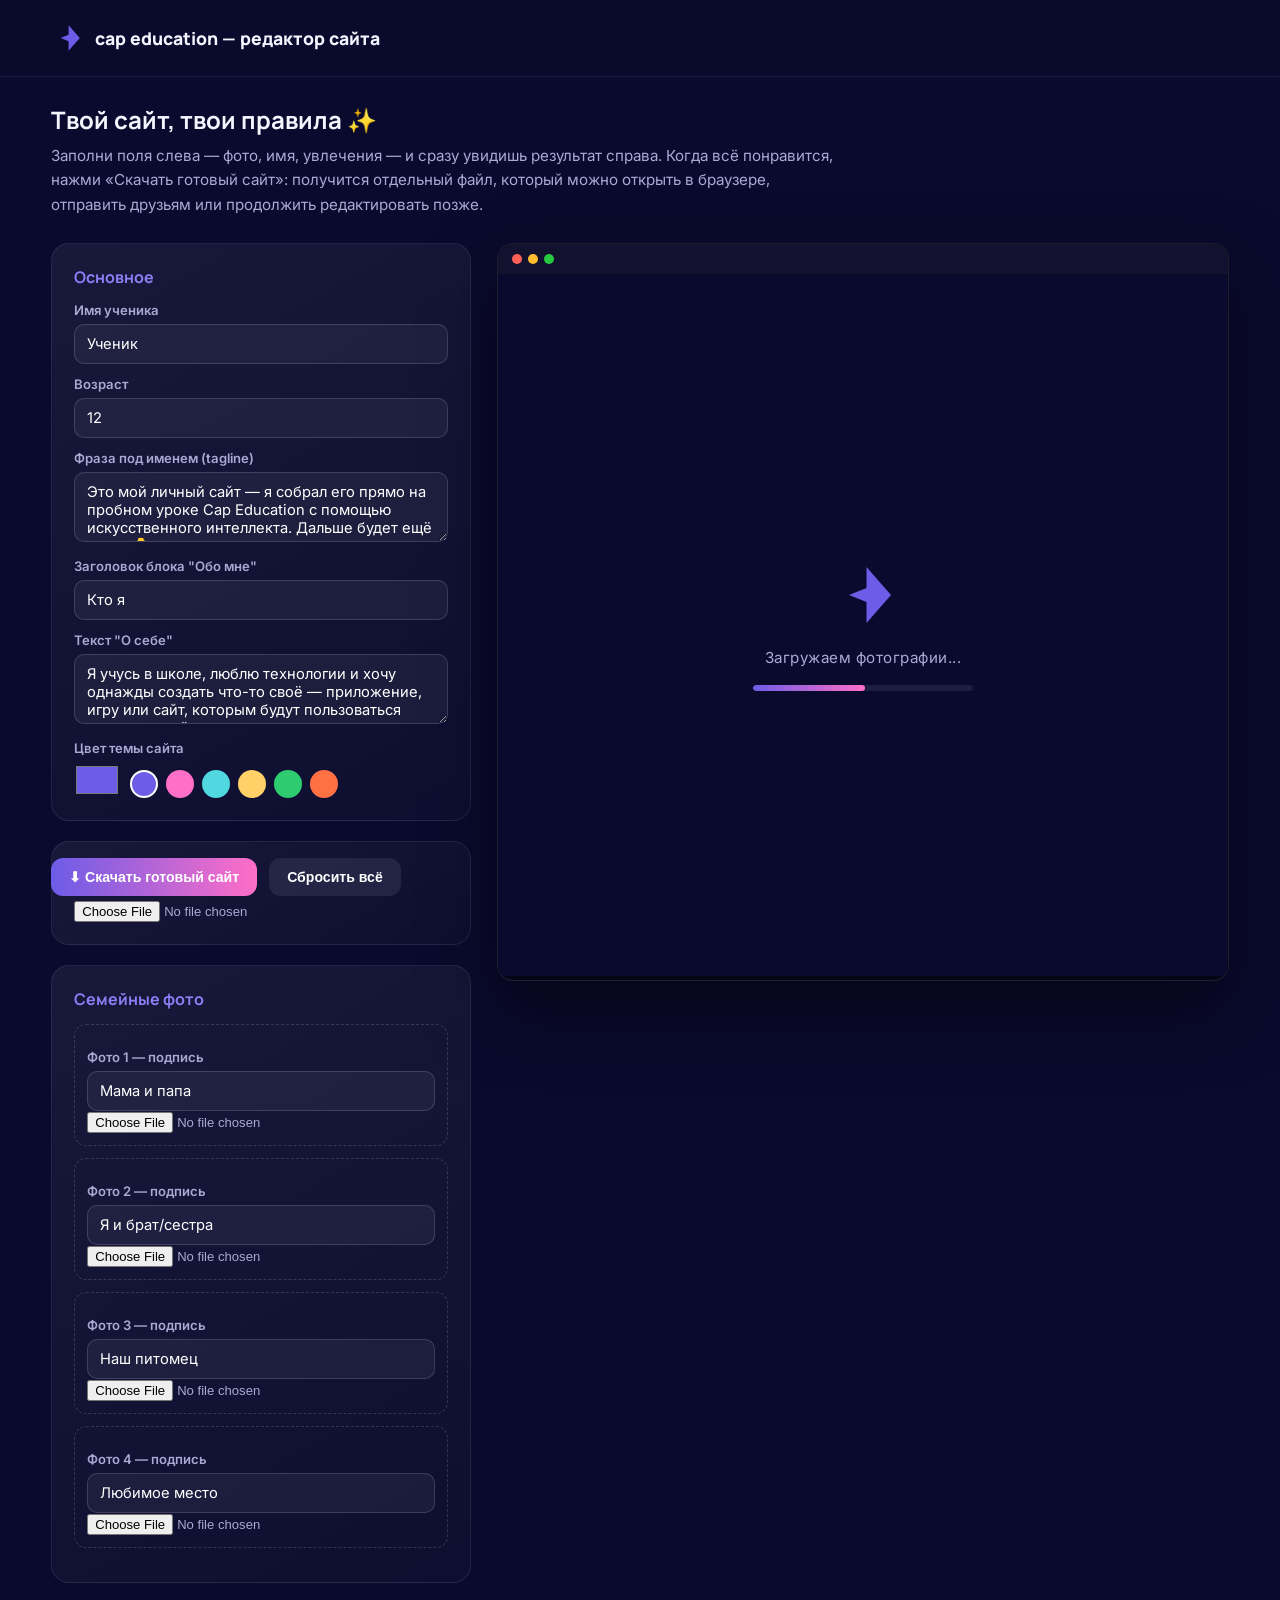
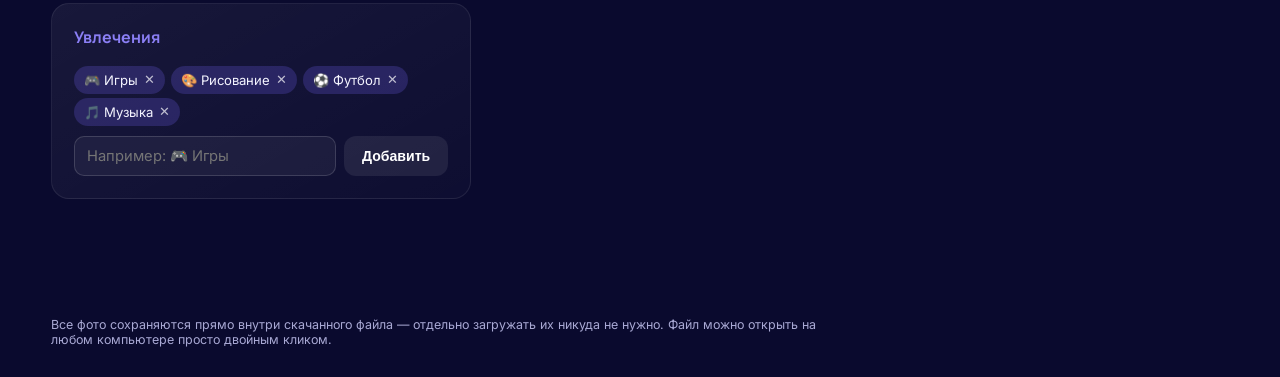
<file: Редактор-сайта_УЧЕНИК.html>
<!DOCTYPE html>
<html lang="ru">
<head>
<meta charset="UTF-8">
<meta name="viewport" content="width=device-width, initial-scale=1.0">
<title>Мой редактор сайта | Cap Education</title>
<link rel="preconnect" href="https://fonts.googleapis.com">
<link href="https://fonts.googleapis.com/css2?family=Manrope:wght@400;600;700;800&family=Inter:wght@400;500;600&display=swap" rel="stylesheet">
<style>
:root{
  --navy:#0a0a2e; --navy2:#12123f; --navy3:#181850;
  --violet:#6C5CE7; --violet2:#8b7ff5; --pink:#ff6ec7; --cyan:#4fd8e0; --yellow:#ffd166;
  --white:#f5f5ff; --muted:#a9a9d4; --radius:18px;
}
*{margin:0;padding:0;box-sizing:border-box;}
body{font-family:'Inter',sans-serif;background:var(--navy);color:var(--white);min-height:100vh;}
h1,h2,h3,.brand{font-family:'Manrope',sans-serif;}
a{color:inherit;}
header{display:flex;align-items:center;gap:12px;padding:22px 4%;border-bottom:1px solid rgba(255,255,255,.08);
  background:rgba(10,10,46,.7);position:sticky;top:0;z-index:20;}
header svg{width:32px;height:32px;}
.brand{font-weight:800;font-size:1.1rem;}
.intro{padding:26px 4% 0;max-width:900px;}
.intro h2{font-size:1.5rem;margin-bottom:8px;}
.intro p{color:var(--muted);font-size:.95rem;line-height:1.6;}
.layout{display:grid;grid-template-columns:420px 1fr;gap:26px;padding:26px 4% 60px;align-items:start;}
@media(max-width:960px){.layout{grid-template-columns:1fr;}}
.panel{background:linear-gradient(150deg,rgba(255,255,255,.06),rgba(255,255,255,.02));
  border:1px solid rgba(255,255,255,.08);border-radius:var(--radius);padding:22px;}
.panel + .panel{margin-top:20px;}
.panel h3{font-size:1rem;margin-bottom:14px;color:var(--violet2);}
label{display:block;font-size:.82rem;color:var(--muted);margin:12px 0 6px;font-weight:600;}
input[type=text], input[type=number], textarea{
  width:100%;padding:10px 12px;border-radius:10px;border:1px solid rgba(255,255,255,.15);
  background:rgba(255,255,255,.05);color:#fff;font-family:inherit;font-size:.92rem;
}
textarea{resize:vertical;min-height:70px;}
input[type=file]{width:100%;font-size:.82rem;color:var(--muted);}
input[type=color]{width:46px;height:36px;border:none;border-radius:8px;background:none;cursor:pointer;}
.row{display:flex;gap:10px;align-items:center;flex-wrap:wrap;}
.swatches{display:flex;gap:8px;margin-top:8px;}
.swatch{width:28px;height:28px;border-radius:50%;cursor:pointer;border:2px solid transparent;transition:transform .2s;}
.swatch:hover{transform:scale(1.15);}
.swatch.active{border-color:#fff;}
.hobby-chip{display:inline-flex;align-items:center;gap:6px;padding:6px 10px;border-radius:30px;
  background:rgba(108,92,231,.25);font-size:.82rem;margin:4px 6px 0 0;}
.hobby-chip button{background:none;border:none;color:#fff;cursor:pointer;font-size:.8rem;opacity:.7;}
.hobby-chip button:hover{opacity:1;}
.add-hobby-row{display:flex;gap:8px;margin-top:10px;}
.add-hobby-row input{flex:1;}
.btn{padding:11px 18px;border-radius:12px;font-weight:700;font-size:.88rem;cursor:pointer;border:none;transition:transform .2s;}
.btn-primary{background:linear-gradient(90deg,var(--violet),var(--pink));color:#fff;}
.btn-primary:hover{transform:translateY(-2px);}
.btn-ghost{background:rgba(255,255,255,.08);color:#fff;}
.family-slot{border:1px dashed rgba(255,255,255,.15);border-radius:12px;padding:12px;margin-bottom:12px;}
.family-slot .thumb{width:100%;height:90px;border-radius:8px;object-fit:cover;margin-top:8px;display:none;background:var(--navy3);}
.avatar-thumb{width:70px;height:70px;border-radius:50%;object-fit:cover;margin-top:10px;display:none;border:2px solid var(--violet);}
.download-bar{position:sticky;bottom:0;display:flex;gap:12px;padding:16px 0 4px;flex-wrap:wrap;}
.preview-wrap{position:sticky;top:90px;}
.browser-mock{background:#050515;border-radius:16px;overflow:hidden;border:1px solid rgba(255,255,255,.1);box-shadow:0 30px 70px rgba(0,0,0,.5);}
.browser-bar{display:flex;gap:6px;padding:10px 14px;background:#12122e;}
.browser-bar span{width:10px;height:10px;border-radius:50%;}
.browser-bar span:nth-child(1){background:#ff5f56;}
.browser-bar span:nth-child(2){background:#ffbd2e;}
.browser-bar span:nth-child(3){background:#27c93f;}
#previewFrame{width:100%;height:78vh;border:none;background:#050515;}
.foot-note{color:var(--muted);font-size:.78rem;padding:0 4% 30px;max-width:900px;}
</style>
</head>
<body>
<header>
  <svg viewBox="0 0 100 100"><polygon points="55,10 90,50 55,90 55,60 30,50 55,40" fill="#6C5CE7"/></svg>
  <div class="brand">cap education — редактор сайта</div>
</header>

<div class="intro">
  <h2>Твой сайт, твои правила ✨</h2>
  <p>Заполни поля слева — фото, имя, увлечения — и сразу увидишь результат справа. Когда всё понравится, нажми «Скачать готовый сайт»: получится отдельный файл, который можно открыть в браузере, отправить друзьям или продолжить редактировать позже.</p>
</div>

<div class="layout">
  <div>
    <div class="panel">
      <h3>Основное</h3>
      <label>Имя ученика</label>
      <input type="text" id="f_name" value="Ученик">
      <label>Возраст</label>
      <input type="number" id="f_age" value="12">
      <label>Фраза под именем (tagline)</label>
      <textarea id="f_tagline">Это мой личный сайт — я собрал его прямо на пробном уроке Cap Education с помощью искусственного интеллекта. Дальше будет ещё круче 👇</textarea>
      <label>Заголовок блока "Обо мне"</label>
      <input type="text" id="f_bioTitle" value="Кто я">
      <label>Текст "О себе"</label>
      <textarea id="f_bio">Я учусь в школе, люблю технологии и хочу однажды создать что-то своё — приложение, игру или сайт, которым будут пользоваться тысячи людей.</textarea>
      <label>Цвет темы сайта</label>
      <div class="row">
        <input type="color" id="f_color" value="#6C5CE7">
        <div class="swatches" id="swatches"></div>
      </div>
    </div>

    <div class="panel">
      <h3>Фото ученика</h3>
      <input type="file" id="f_photo" accept="image/*">
      <img id="photoThumb" class="avatar-thumb" alt="превью">
    </div>

    <div class="panel">
      <h3>Семейные фото</h3>
      <div class="family-slot">
        <label>Фото 1 — подпись</label>
        <input type="text" id="fam0_caption" value="Мама и папа">
        <input type="file" id="fam0_file" accept="image/*">
        <img id="fam0_thumb" class="thumb" alt="">
      </div>
      <div class="family-slot">
        <label>Фото 2 — подпись</label>
        <input type="text" id="fam1_caption" value="Я и брат/сестра">
        <input type="file" id="fam1_file" accept="image/*">
        <img id="fam1_thumb" class="thumb" alt="">
      </div>
      <div class="family-slot">
        <label>Фото 3 — подпись</label>
        <input type="text" id="fam2_caption" value="Наш питомец">
        <input type="file" id="fam2_file" accept="image/*">
        <img id="fam2_thumb" class="thumb" alt="">
      </div>
      <div class="family-slot">
        <label>Фото 4 — подпись</label>
        <input type="text" id="fam3_caption" value="Любимое место">
        <input type="file" id="fam3_file" accept="image/*">
        <img id="fam3_thumb" class="thumb" alt="">
      </div>
    </div>

    <div class="panel">
      <h3>Увлечения</h3>
      <div id="hobbyList"></div>
      <div class="add-hobby-row">
        <input type="text" id="f_newHobby" placeholder="Например: 🎮 Игры">
        <button class="btn btn-ghost" id="addHobbyBtn">Добавить</button>
      </div>
    </div>

    <div class="download-bar">
      <button class="btn btn-primary" id="downloadBtn">⬇ Скачать готовый сайт</button>
      <button class="btn btn-ghost" id="resetBtn">Сбросить всё</button>
    </div>
  </div>

  <div class="preview-wrap">
    <div class="browser-mock">
      <div class="browser-bar"><span></span><span></span><span></span></div>
      <iframe id="previewFrame"></iframe>
    </div>
  </div>
</div>

<p class="foot-note">Все фото сохраняются прямо внутри скачанного файла — отдельно загружать их никуда не нужно. Файл можно открыть на любом компьютере просто двойным кликом.</p>

<script>
const TEMPLATE_B64 = "[base64]/[base64]/[base64]/RgNGP0LzQviDQvdCwINC/[base64]/[base64]/RgNC40LvQvtC20LXQvdC40LUsINC40LPRgNGDINC40LvQuCDRgdCw0LnRgiwg0LrQvtGC0L7RgNGL0Lwg0LHRg9C00YPRgiDQv9C+0LvRjNC30L7QstCw0YLRjNGB0Y8g0YLRi9GB0Y/[base64]/[base64]/RgNCw0LLQu9C10L3QuNC1INC/0YDRj9C80L4g0YHQtdC50YfQsNGBIOKAlCDQvNCw0LvQtdC90YzQutC+0LUg0LTQtdC80L4g0L/[base64]/RgiDQv9C+0LvRjNC30L7QstCw0YLQtdC70Lg6INGB0LDQudGC0YssINC60L3QvtC/0LrQuCwg0LDQvdC40LzQsNGG0LjQuCDigJQg0L/[base64]/[base64]/RidCw0Y8g0L/RgNC+0LPRgNCw0LzQvNCwINC/[base64]/[base64]/QviDQv9C+0LvRjiDigJQg0L/RgNGL0LbQvtC6ISDQn9C10YDQtdC/0YDRi9Cz0LjQstCw0Lkg0L/RgNC10L/[base64]/0YDQsNCy0LvQtdC90LjQtTwvaDI+CiAgICA8cCBjbGFzcz0ic3VidGl0bGUgcmV2ZWFsIj7QntGC0LLQtdGC0Ywg0L3QsCA1INCy0L7Qv9GA0L7RgdC+0LIg4oCUINC4INGD0LfQvdCw0LksINC60LDQutC+0LUg0L3QsNC/0YDQsNCy0LvQtdC90LjQtSBDYXAgRWR1Y2F0aW9uINC/[base64]/RgNCw0LLQu9C10L3QuNC1PC9oMz4KICAgICAgICA8cCBpZD0icmVzdWx0VGV4dCI+0J7Qv9C40YHQsNC90LjQtTwvcD4KICAgICAgICA8YSBocmVmPSIjZm9vdGVyIiBjbGFzcz0iYnRuIGJ0bi1wcmltYXJ5Ij7Ql9Cw0L/QuNGB0LDRgtGM0YHRjyDQvdCwINC60YPRgNGBPC9hPgogICAgICAgIDxicj48YnI+CiAgICAgICAgPGJ1dHRvbiBjbGFzcz0iYnRuIGJ0bi1naG9zdCIgb25jbGljaz0icmVzdGFydFF1aXooKSI+0J/[base64]/RgNC+0LXQutGC0Ysg0YHQsNC8IOKAlCDRgSDQvdGD0LvRjyDQuCDQvdCwINC/0YDQvtGE0LXRgdGB0LjQvtC90LDQu9GM0L3QvtC8INGD0YDQvtCy0L3QtS48L3A+CiAgPGEgaHJlZj0iIyIgY2xhc3M9ImJ0biBidG4tcHJpbWFyeSI+0JfQsNC/0LjRgdCw0YLRjNGB0Y8g0L3QsCDQutGD0YDRgSBDYXAgRWR1Y2F0aW9uPC9hPgogIDxkaXYgY2xhc3M9ImZvb3Qtbm90ZSI+0KHQsNC50YIg0YHQs9C10L3QtdGA0LjRgNC+0LLQsNC9INGBINC/0L7QvNC+0YnRjNGOINCY0Jgg0L3QsCDQv9GA0L7QsdC90L7QvCDRg9GA0L7QutC1IENhcCBFZHVjYXRpb24gwrcg0J/[base64]/QvtC00LPQvtGC0L7QstC40YLRjCDRgdCw0LnRgiDQv9C+0LQg0YPRh9C10L3QuNC60LAuCiAgINCk0L7RgtC+INC80L7QttC90L4g0LLRgdGC0LDQstC70Y/RgtGMINC60LDQuiDRgdGB0YvQu9C60YMgKGh0dHBzOi8vLi4uKSDQuNC70Lgg0LrQsNC6INGE0LDQudC7IChkYXRhOmltYWdlLy4uLikuCiAgINCV0YHQu9C4INGE0L7RgtC+INC90LUg0LfQsNC00LDQvdC+IOKAlCDQstC80LXRgdGC0L4g0L3QtdCz0L4g0L/[base64]/Rg9GB0YLRi9C8CiAgYWdlOiAxMiwgICAgICAgICAgICAgICAgICAgICAgICAgICAgIC8vINCy0L7Qt9GA0LDRgdGCCiAgdGFnbGluZTogItCt0YLQviDQvNC+0Lkg0LvQuNGH0L3Ri9C5INGB0LDQudGCIOKAlCDRjyDRgdC+0LHRgNCw0Lsg0LXQs9C+INC/0YDRj9C80L4g0L3QsCDQv9GA0L7QsdC90L7QvCDRg9GA0L7QutC1IENhcCBFZHVjYXRpb24g0YEg0L/[base64]/RgNC40LvQvtC20LXQvdC40LUsINC40LPRgNGDINC40LvQuCDRgdCw0LnRgiwg0LrQvtGC0L7RgNGL0Lwg0LHRg9C00YPRgiDQv9C+0LvRjNC30L7QstCw0YLRjNGB0Y8g0YLRi9GB0Y/[base64]/QsCIsIGVtb2ppOiAi8J+RqOKAjfCfkanigI3wn5GmIiB9LAogICAgeyBzcmM6ICIiLCBjYXB0aW9uOiAi0K8g0Lgg0LHRgNCw0YIv0YHQtdGB0YLRgNCwIiwgZW1vamk6ICLwn6eSIiB9LAogICAgeyBzcmM6ICIiLCBjYXB0aW9uOiAi0J3QsNGIINC/[base64]/RgtGMINC/[base64]/QsNGA0L7Qu9GMLi4uYCwKICAgIGDinJMg0JDQstGC0L7RgNC40LfQsNGG0LjRjyDRg9GB0L/[base64]/0YDQvtCz0YDQtdGB0YEiOiAiOTclImAsCiAgICBgfWAsCiAgICBg4pyTINCe0YLQstC10YIg0YHQtdGA0LLQtdGA0LAg0L/QvtC70YPRh9C10L0g0LfQsCA0Mm1zYAogIF0sCiAga3o6WwogICAgYD4gUE9TVCAvYXBpL2F1dGgvbG9naW5gLAogICAgYOKaoCDSmtKx0L/[base64]/[base64]/[base64]/[base64]/QvtGH0YLQuCEg0J/[base64]/0YDQtdC/0Y/RgtGB0YLQstC40Y/[base64]/[base64]/RgNC+0LPRgNCw0LzQvNC40YHRgtCwIScgOgogICAgICAgICAgICAgICAgZ2FtZVNjb3JlPj04MCA/[base64]/0YDQtdC00YHRgtCw0LLQuNGC0Yw/[base64]/[base64]/[base64]/0L7QtCDRgNGD0LrQvtC5wrsg4oCUINCyINC60LDRgNC80LDQvdC1IiwgZGlyOiJtb2JpbGUifSwKICAgICAge3Q6ItCX0L3QsNGC0Ywg0L7RgtCy0LXRgiDQvdCwINC70Y7QsdC+0Lkg0LLQvtC/0YDQvtGBIiwgZGlyOiJoYXJ2YXJkIn0KICBdfSwKICB7IHE6ItCa0LDQutC+0Lkg0L/RgNC+0LXQutGCINGC0Ysg0LHRiyDRhdC+0YLQtdC7INC/0L7QutCw0LfQsNGC0Ywg0LTRgNGD0LfRjNGP0Lw/[base64]/0YDQvtGB0L7QsiIsIGRpcjoiYmFja2VuZCJ9LAogICAgICB7dDoi0KHQstC+0ZEg0L/[base64]/Iiwgb3B0czpbCiAgICAgIHt0OiLQoNC40YHRg9GOINC40LvQuCDQvNC+0L3RgtC40YDRg9GOINCy0LjQtNC10L4iLCBkaXI6ImZyb250ZW5kIn0sCiAgICAgIHt0OiLQodC+0LHQuNGA0LDRji/[base64]/[base64]/0L7Qu9GM0LfRg9GO0YLRgdGPINC70Y7QtNC4LiDQrdGC0L4g0L3QsNC/0YDQsNCy0LvQtdC90LjQtSDQv9GA0L4g0LTQuNC30LDQudC9LCDQsNC90LjQvNCw0YbQuNC4INC4INC40L3RgtC10YDRhNC10LnRgdGLLCDQv9GA0Y/QvNC+INC60LDQuiDRjdGC0L7RgiDRgdCw0LnRgiEifSwKICBiYWNrZW5kOntpY29uOiLimpnvuI8iLCB0aXRsZToiQmFja2VuZC3RgNCw0LfRgNCw0LHQvtGC0LrQsCIsIHRleHQ6ItCi0LXQsdGPINC/0YDQuNCy0LvQtdC60LDQtdGCINC70L7Qs9C40LrQsCDQuCDRgtC+LCDRh9GC0L4gwqvRgNCw0LHQvtGC0LDQtdGCINC/0L7QtCDQutCw0L/[base64]/[base64]/QvNC4INGH0LXRgNC10Lcg0YLQtdC70LXRhNC+0L0g4oCUINC30L3QsNGH0LjRgiwg0YLQtdCx0LUg0L/[base64]";

const PRESET_COLORS = ["#6C5CE7","#ff6ec7","#4fd8e0","#ffd166","#2ecc71","#ff7043"];
const swatchesWrap = document.getElementById('swatches');
PRESET_COLORS.forEach(c=>{
  const s=document.createElement('div');
  s.className='swatch'; s.style.background=c;
  s.onclick=()=>{ document.getElementById('f_color').value=c; markActiveSwatch(c); scheduleRender(); };
  s.dataset.color=c;
  swatchesWrap.appendChild(s);
});
function markActiveSwatch(c){
  [...swatchesWrap.children].forEach(el=> el.classList.toggle('active', el.dataset.color.toLowerCase()===c.toLowerCase()));
}
markActiveSwatch("#6C5CE7");

let hobbies = ["🎮 Игры","🎨 Рисование","⚽ Футбол","🎵 Музыка"];
const hobbyListEl = document.getElementById('hobbyList');
function renderHobbies(){
  hobbyListEl.innerHTML='';
  hobbies.forEach((h,i)=>{
    const chip=document.createElement('span');
    chip.className='hobby-chip';
    chip.innerHTML = `${h} <button data-i="${i}">✕</button>`;
    hobbyListEl.appendChild(chip);
  });
  hobbyListEl.querySelectorAll('button').forEach(b=>{
    b.onclick=()=>{ hobbies.splice(+b.dataset.i,1); renderHobbies(); scheduleRender(); };
  });
}
renderHobbies();
document.getElementById('addHobbyBtn').onclick=()=>{
  const val=document.getElementById('f_newHobby').value.trim();
  if(val){ hobbies.push(val); document.getElementById('f_newHobby').value=''; renderHobbies(); scheduleRender(); }
};
document.getElementById('f_newHobby').addEventListener('keydown', e=>{
  if(e.key==='Enter'){ e.preventDefault(); document.getElementById('addHobbyBtn').click(); }
});

let studentPhotoData = "";
document.getElementById('f_photo').addEventListener('change', function(e){
  const file=e.target.files[0]; if(!file) return;
  const reader=new FileReader();
  reader.onload=ev=>{
    studentPhotoData = ev.target.result;
    const thumb=document.getElementById('photoThumb');
    thumb.src=studentPhotoData; thumb.style.display='block';
    scheduleRender();
  };
  reader.readAsDataURL(file);
});

const famEmojis = ["👨‍👩‍👦","🧒","🐶","🏡"];
let famData = ["","","",""];
[0,1,2,3].forEach(i=>{
  document.getElementById(`fam${i}_file`).addEventListener('change', function(e){
    const file=e.target.files[0]; if(!file) return;
    const reader=new FileReader();
    reader.onload=ev=>{
      famData[i]=ev.target.result;
      const thumb=document.getElementById(`fam${i}_thumb`);
      thumb.src=famData[i]; thumb.style.display='block';
      scheduleRender();
    };
    reader.readAsDataURL(file);
  });
  document.getElementById(`fam${i}_caption`).addEventListener('input', scheduleRender);
});

['f_name','f_age','f_tagline','f_bioTitle','f_bio','f_color'].forEach(id=>{
  document.getElementById(id).addEventListener('input', scheduleRender);
});

function buildConfig(){
  return {
    studentName: document.getElementById('f_name').value || "Ученик",
    studentPhoto: studentPhotoData,
    age: Number(document.getElementById('f_age').value) || 12,
    tagline: document.getElementById('f_tagline').value,
    bioTitle: document.getElementById('f_bioTitle').value,
    bio: document.getElementById('f_bio').value,
    hobbies: hobbies,
    familyPhotos: [0,1,2,3].map(i=>({
      src: famData[i],
      caption: document.getElementById(`fam${i}_caption`).value,
      emoji: famEmojis[i]
    })),
    themeColor: document.getElementById('f_color').value
  };
}

function decodeUtf8Base64(b64){
  const binary = atob(b64);
  const bytes = new Uint8Array(binary.length);
  for(let i=0; i<binary.length; i++) bytes[i] = binary.charCodeAt(i);
  return new TextDecoder('utf-8').decode(bytes);
}

function generateHtml(){
  const templateHtml = decodeUtf8Base64(TEMPLATE_B64);
  const config = buildConfig();
  const configBlock = "const CONFIG = " + JSON.stringify(config, null, 2) + ";";
  return templateHtml.replace(/const CONFIG = \{[\s\S]*?\n\};/, configBlock);
}

let renderTimer=null;
function scheduleRender(){
  clearTimeout(renderTimer);
  renderTimer=setTimeout(renderPreview, 250);
}
function renderPreview(){
  const html = generateHtml();
  document.getElementById('previewFrame').srcdoc = html;
}

document.getElementById('downloadBtn').addEventListener('click', ()=>{
  const html = generateHtml();
  const blob = new Blob([html], {type:'text/html;charset=utf-8'});
  const url = URL.createObjectURL(blob);
  const a = document.createElement('a');
  const safeName = (document.getElementById('f_name').value || 'saite').trim().replace(/[^a-zA-Zа-яА-ЯёЁ0-9]+/g,'-');
  a.href = url;
  a.download = `сайт-${safeName || 'ученик'}.html`;
  document.body.appendChild(a);
  a.click();
  a.remove();
  URL.revokeObjectURL(url);
});

document.getElementById('resetBtn').addEventListener('click', ()=>{
  if(!confirm('Сбросить все изменения?')) return;
  document.getElementById('f_name').value='Ученик';
  document.getElementById('f_age').value=12;
  document.getElementById('f_tagline').value='Это мой личный сайт — я собрал его прямо на пробном уроке Cap Education с помощью искусственного интеллекта. Дальше будет ещё круче 👇';
  document.getElementById('f_bioTitle').value='Кто я';
  document.getElementById('f_bio').value='Я учусь в школе, люблю технологии и хочу однажды создать что-то своё — приложение, игру или сайт, которым будут пользоваться тысячи людей.';
  document.getElementById('f_color').value='#6C5CE7';
  markActiveSwatch('#6C5CE7');
  studentPhotoData=""; document.getElementById('photoThumb').style.display='none';
  famData=["","","",""];
  [0,1,2,3].forEach(i=>{ document.getElementById(`fam${i}_thumb`).style.display='none'; });
  document.getElementById('fam0_caption').value='Мама и папа';
  document.getElementById('fam1_caption').value='Я и брат/сестра';
  document.getElementById('fam2_caption').value='Наш питомец';
  document.getElementById('fam3_caption').value='Любимое место';
  hobbies=["🎮 Игры","🎨 Рисование","⚽ Футбол","🎵 Музыка"];
  renderHobbies();
  scheduleRender();
});

renderPreview();
</script>
</body>
</html>
</file>
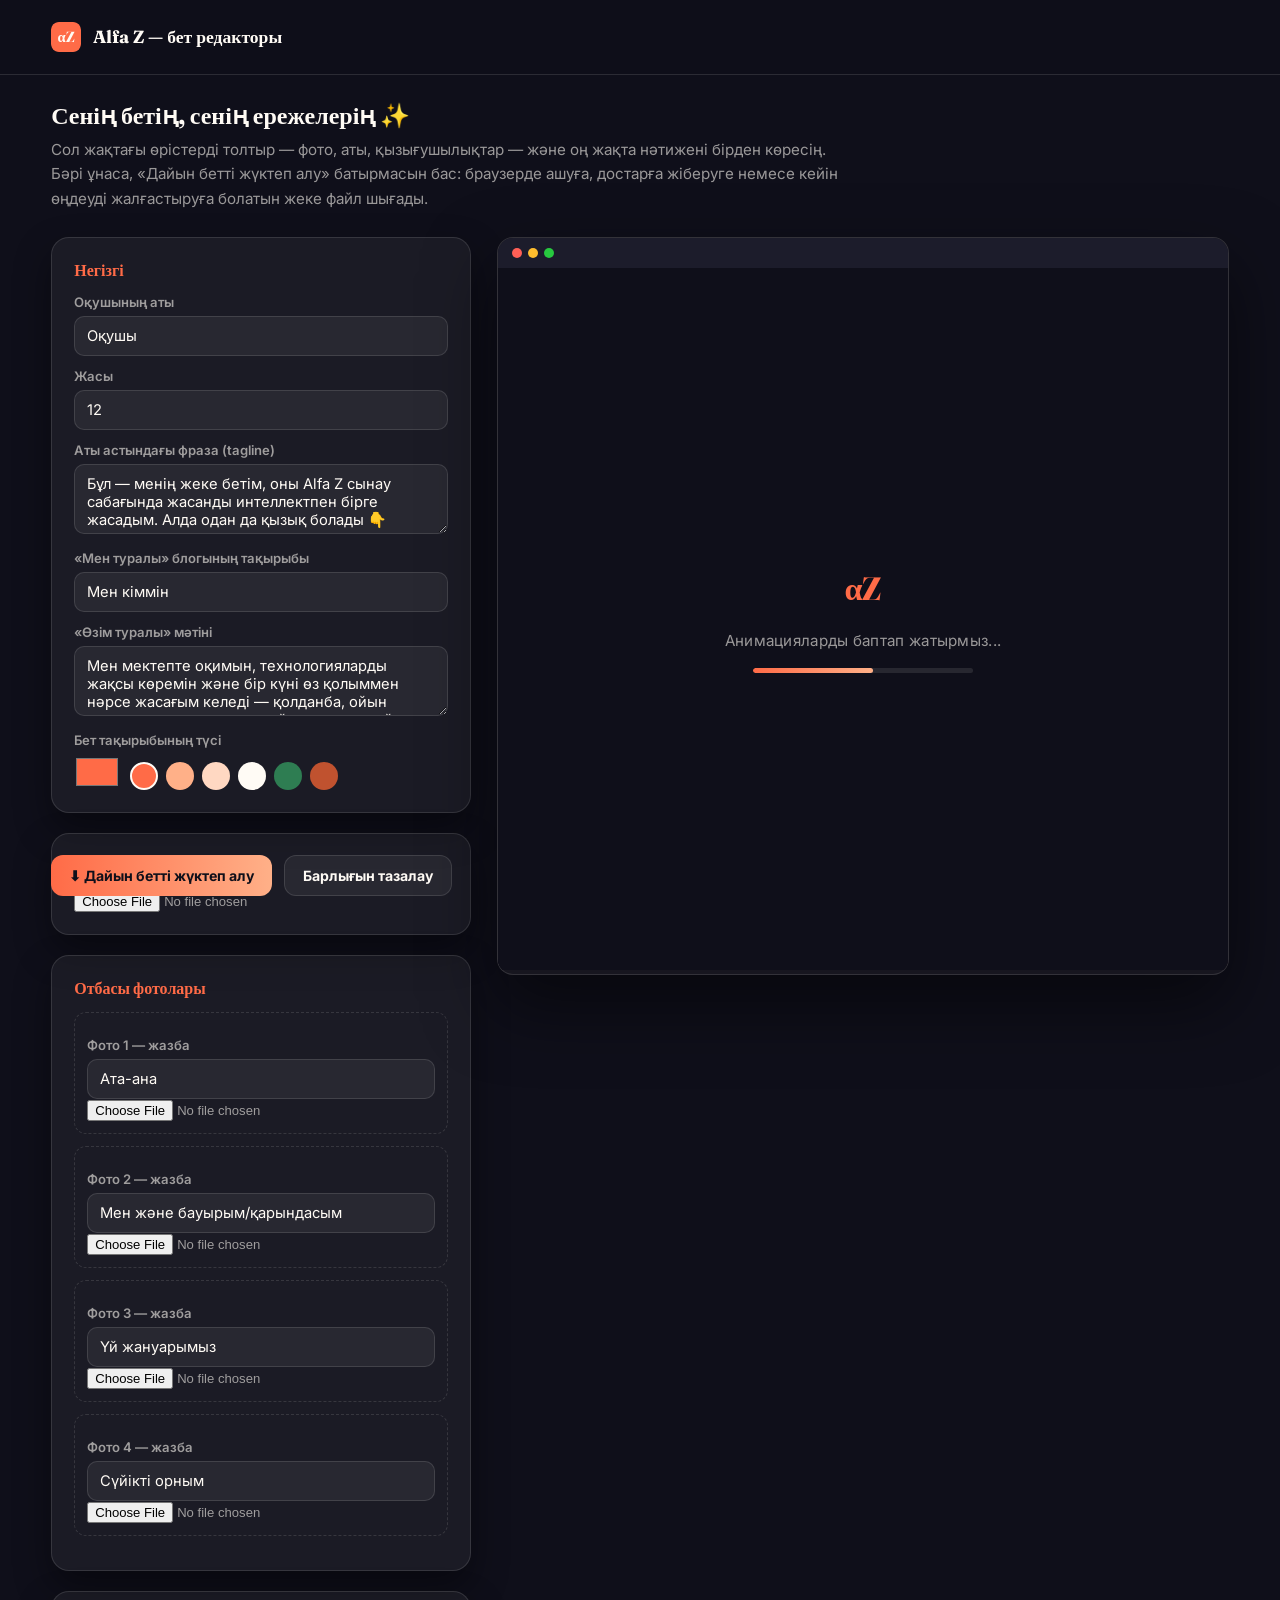
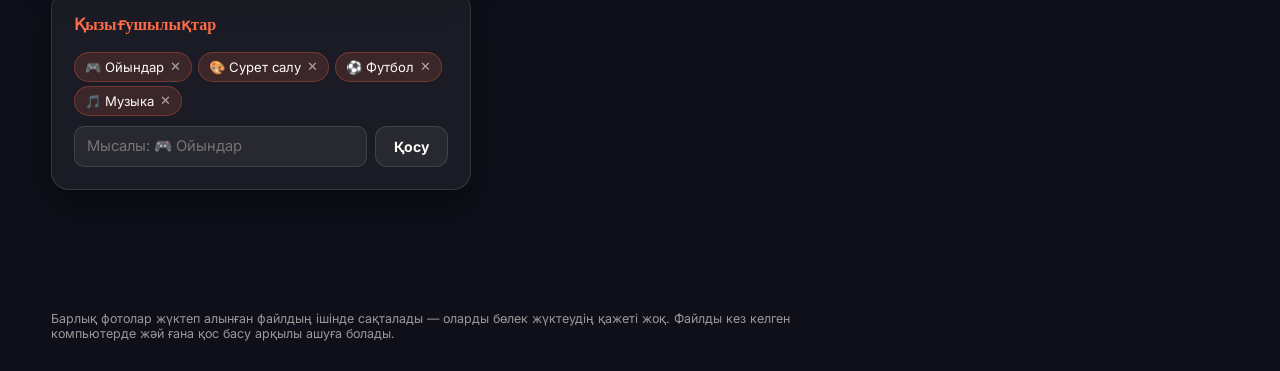
<file: Редактор-страницы_Alfa-Z_УЧЕНИК_KZ.html>
<!DOCTYPE html>
<html lang="kk">
<head>
<meta charset="UTF-8">
<meta name="viewport" content="width=device-width, initial-scale=1.0">
<title>Менің бет-редакторым | Alfa Z</title>
<link rel="preconnect" href="https://fonts.googleapis.com">
<link href="https://fonts.googleapis.com/css2?family=Fraunces:opsz,wght@9..144,500;9..144,600;9..144,700;9..144,800&family=Inter:wght@400;500;600;700&display=swap" rel="stylesheet">
<style>
:root{
  --graphite:#0F0F1A; --coral:#FF6B47; --peach:#FFB088; --cream:#FFFBF5; --surface: rgba(255,251,245,.05);
  --surface-solid:#17161f; --muted: rgba(255,251,245,.58); --line: rgba(255,251,245,.12); --radius:18px;
}
*{margin:0;padding:0;box-sizing:border-box;}
body{font-family:'Inter',sans-serif;background:var(--graphite);color:var(--cream);min-height:100vh;}
h1,h2,h3,.brand{font-family:'Fraunces',serif;}
a{color:inherit;}
header{display:flex;align-items:center;gap:12px;padding:22px 4%;border-bottom:1px solid var(--line);
  background:rgba(15,15,26,.9);position:sticky;top:0;z-index:20;backdrop-filter:blur(10px);}
header svg{width:30px;height:30px;border-radius:8px;}
.brand{font-weight:700;font-size:1.1rem;}
.intro{padding:26px 4% 0;max-width:900px;}
.intro h2{font-size:1.5rem;margin-bottom:8px;font-weight:700;}
.intro p{color:var(--muted);font-size:.95rem;line-height:1.6;}
.layout{display:grid;grid-template-columns:420px 1fr;gap:26px;padding:26px 4% 60px;align-items:start;}
@media(max-width:960px){.layout{grid-template-columns:1fr;}}
.panel{background:var(--surface);border:1px solid var(--line);border-radius:var(--radius);padding:22px;box-shadow:0 16px 36px rgba(0,0,0,.4);}
.panel + .panel{margin-top:20px;}
.panel h3{font-size:1rem;margin-bottom:14px;color:var(--coral);font-weight:600;}
label{display:block;font-size:.82rem;color:var(--muted);margin:12px 0 6px;font-weight:600;}
input[type=text], input[type=number], textarea{
  width:100%;padding:10px 12px;border-radius:10px;border:1px solid var(--line);
  background:rgba(255,251,245,.06);color:var(--cream);font-family:inherit;font-size:.92rem;
}
textarea{resize:vertical;min-height:70px;}
input[type=file]{width:100%;font-size:.82rem;color:var(--muted);}
input[type=color]{width:46px;height:36px;border:none;border-radius:8px;background:none;cursor:pointer;}
.row{display:flex;gap:10px;align-items:center;flex-wrap:wrap;}
.swatches{display:flex;gap:8px;margin-top:8px;}
.swatch{width:28px;height:28px;border-radius:50%;cursor:pointer;border:2px solid transparent;transition:transform .2s;}
.swatch:hover{transform:scale(1.15);}
.swatch.active{border-color:var(--cream);}
.hobby-chip{display:inline-flex;align-items:center;gap:6px;padding:6px 10px;border-radius:30px;
  background:rgba(255,107,71,.14);color:var(--cream);font-size:.82rem;margin:4px 6px 0 0;border:1px solid rgba(255,107,71,.3);}
.hobby-chip button{background:none;border:none;color:var(--cream);cursor:pointer;font-size:.8rem;opacity:.6;}
.hobby-chip button:hover{opacity:1;}
.add-hobby-row{display:flex;gap:8px;margin-top:10px;}
.add-hobby-row input{flex:1;}
.btn{padding:11px 18px;border-radius:12px;font-weight:700;font-size:.88rem;cursor:pointer;border:none;transition:transform .2s;font-family:'Inter',sans-serif;}
.btn-primary{background:linear-gradient(90deg,var(--coral),var(--peach));color:var(--graphite);}
.btn-primary:hover{transform:translateY(-2px);}
.btn-ghost{background:rgba(255,251,245,.06);color:var(--cream);border:1px solid var(--line);}
.family-slot{border:1px dashed var(--line);border-radius:12px;padding:12px;margin-bottom:12px;}
.family-slot .thumb{width:100%;height:90px;border-radius:8px;object-fit:cover;margin-top:8px;display:none;background:rgba(255,251,245,.05);}
.avatar-thumb{width:70px;height:70px;border-radius:50%;object-fit:cover;margin-top:10px;display:none;border:2px solid var(--coral);}
.download-bar{position:sticky;bottom:0;display:flex;gap:12px;padding:16px 0 4px;flex-wrap:wrap;}
.preview-wrap{position:sticky;top:90px;}
.browser-mock{background:var(--surface-solid);border-radius:16px;overflow:hidden;border:1px solid rgba(255,251,245,.12);box-shadow:0 30px 70px rgba(0,0,0,.5);}
.browser-bar{display:flex;gap:6px;padding:10px 14px;background:#1c1c2b;}
.browser-bar span{width:10px;height:10px;border-radius:50%;}
.browser-bar span:nth-child(1){background:#ff5f56;}
.browser-bar span:nth-child(2){background:#ffbd2e;}
.browser-bar span:nth-child(3){background:#27c93f;}
#previewFrame{width:100%;height:78vh;border:none;background:var(--graphite);}
.foot-note{color:var(--muted);font-size:.78rem;padding:0 4% 30px;max-width:900px;}
</style>
</head>
<body>
<header>
  <svg viewBox="0 0 1024 1024"><rect width="1024" height="1024" rx="220" fill="#FF6B47"/><text x="512" y="680" font-family="Fraunces, serif" font-weight="800" font-size="500" text-anchor="middle" fill="#FFFBF5">αZ</text></svg>
  <div class="brand">Alfa Z — бет редакторы</div>
</header>

<div class="intro">
  <h2>Сенің бетің, сенің ережелерің ✨</h2>
  <p>Сол жақтағы өрістерді толтыр — фото, аты, қызығушылықтар — және оң жақта нәтижені бірден көресің. Бәрі ұнаса, «Дайын бетті жүктеп алу» батырмасын бас: браузерде ашуға, достарға жіберуге немесе кейін өңдеуді жалғастыруға болатын жеке файл шығады.</p>
</div>

<div class="layout">
  <div>
    <div class="panel">
      <h3>Негізгі</h3>
      <label>Оқушының аты</label>
      <input type="text" id="f_name" value="Оқушы">
      <label>Жасы</label>
      <input type="number" id="f_age" value="12">
      <label>Аты астындағы фраза (tagline)</label>
      <textarea id="f_tagline">Бұл — менің жеке бетім, оны Alfa Z сынау сабағында жасанды интеллектпен бірге жасадым. Алда одан да қызық болады 👇</textarea>
      <label>«Мен туралы» блогының тақырыбы</label>
      <input type="text" id="f_bioTitle" value="Мен кіммін">
      <label>«Өзім туралы» мәтіні</label>
      <textarea id="f_bio">Мен мектепте оқимын, технологияларды жақсы көремін және бір күні өз қолыммен нәрсе жасағым келеді — қолданба, ойын немесе мыңдаған адам пайдаланатын сайт.</textarea>
      <label>Бет тақырыбының түсі</label>
      <div class="row">
        <input type="color" id="f_color" value="#FF6B47">
        <div class="swatches" id="swatches"></div>
      </div>
    </div>

    <div class="panel">
      <h3>Оқушының фотосы</h3>
      <input type="file" id="f_photo" accept="image/*">
      <img id="photoThumb" class="avatar-thumb" alt="алдын ала қарау">
    </div>

    <div class="panel">
      <h3>Отбасы фотолары</h3>
      <div class="family-slot">
        <label>Фото 1 — жазба</label>
        <input type="text" id="fam0_caption" value="Ата-ана">
        <input type="file" id="fam0_file" accept="image/*">
        <img id="fam0_thumb" class="thumb" alt="">
      </div>
      <div class="family-slot">
        <label>Фото 2 — жазба</label>
        <input type="text" id="fam1_caption" value="Мен және бауырым/қарындасым">
        <input type="file" id="fam1_file" accept="image/*">
        <img id="fam1_thumb" class="thumb" alt="">
      </div>
      <div class="family-slot">
        <label>Фото 3 — жазба</label>
        <input type="text" id="fam2_caption" value="Үй жануарымыз">
        <input type="file" id="fam2_file" accept="image/*">
        <img id="fam2_thumb" class="thumb" alt="">
      </div>
      <div class="family-slot">
        <label>Фото 4 — жазба</label>
        <input type="text" id="fam3_caption" value="Сүйікті орным">
        <input type="file" id="fam3_file" accept="image/*">
        <img id="fam3_thumb" class="thumb" alt="">
      </div>
    </div>

    <div class="panel">
      <h3>Қызығушылықтар</h3>
      <div id="hobbyList"></div>
      <div class="add-hobby-row">
        <input type="text" id="f_newHobby" placeholder="Мысалы: 🎮 Ойындар">
        <button class="btn btn-ghost" id="addHobbyBtn">Қосу</button>
      </div>
    </div>

    <div class="download-bar">
      <button class="btn btn-primary" id="downloadBtn">⬇ Дайын бетті жүктеп алу</button>
      <button class="btn btn-ghost" id="resetBtn">Барлығын тазалау</button>
    </div>
  </div>

  <div class="preview-wrap">
    <div class="browser-mock">
      <div class="browser-bar"><span></span><span></span><span></span></div>
      <iframe id="previewFrame"></iframe>
    </div>
  </div>
</div>

<p class="foot-note">Барлық фотолар жүктеп алынған файлдың ішінде сақталады — оларды бөлек жүктеудің қажеті жоқ. Файлды кез келген компьютерде жәй ғана қос басу арқылы ашуға болады.</p>

<script>
const TEMPLATE_B64 = "[base64]/QvSDQvtGA0YLQsNGB0YvQvdC00LDSk9GLINC60q/QvSDQsdCw0YLRg8K7INC00LjQt9Cw0LnQvS3QttKv0LnQtdGB0ZYuCiAgINCR0rHQuyDRhNCw0LnQu9C00YsgQ09ORklHINCw0YDSm9GL0LvRiyDRgtC+0LvRi9KT0YvQvNC10L0g0LHQsNC/[base64]/[base64]/[base64]/[base64]/[base64]/QsNC50LTQsNC70LDQvdGD0YjRi9C70LDRgCDQutOp0YDQtdGC0ZbQvSDQvdOZ0YDRgdC10L3RliDQttCw0YHQsNC50YHRi9KjOiDQsdC10YLRgtC10YAsINGC0q/QudC80LXQu9C10YAsINCw0L3QuNC80LDRhtC40Y/[base64]/QudC80LXQvdGW0qMg0L/[base64]/[base64]/[base64]/[base64]/[base64]/[base64]/[base64]/0YLQsNGAIiwgIvCfmrQg0JLQtdC70L7RgdC40L/[base64]/QsNC/[base64]/QutGC0LXQvyDQttCw0YLRi9GA0LzRi9C3Li4uIiwi0JDQvdC40LzQsNGG0LjRj9C70LDRgNC00Ysg0LHQsNC/0YLQsNC/[base64]/QsNGA0L7Qu9GMLi4uYCwKICAgIGDinJMg0JDQstGC0L7RgNC40LfQsNGG0LjRjyDRg9GB0L/[base64]/0YDQvtCz0YDQtdGB0YEiOiAiOTclImAsCiAgICBgfWAsCiAgICBg4pyTINCe0YLQstC10YIg0YHQtdGA0LLQtdGA0LAg0L/QvtC70YPRh9C10L0g0LfQsCA0Mm1zYAogIF0sCiAga3o6WwogICAgYD4gUE9TVCAvYXBpL2F1dGgvbG9naW5gLAogICAgYOKaoCDSmtKx0L/[base64]/[base64]/[base64]/[base64]/[base64]/[base64]/[base64]/[base64]/Cfj4Yg0JrQtdGA0LXQvNC10YIhINCh0LXQvdC00LUg0L3QsNKT0YvQtyDQsdCw0pPQtNCw0YDQu9Cw0LzQsNGI0YvQvdGL0qMg0YDQtdCw0LrRhtC40Y/[base64]/CfjJ8g0JbQsNKj0LAg0YDQtdC60L7RgNC0ISAnICsgbXNnOwogICAgICByZXMuaW5uZXJIVE1MID0gYDxiPtCd05nRgtC40LbQtTogJHtnYW1lU2NvcmV9INKx0L/[base64]/[base64]/[base64]/[base64]/[base64]/[base64]/[base64]/Sm9GC0YshIn0sCiAgYmFja2VuZDp7aWNvbjoi4pqZ77iPIiwgdGl0bGU6IkJhY2tlbmQt05nQt9GW0YDQu9C10YMiLCB0ZXh0OiLQodC10L3RliDQu9C+0LPQuNC60LAg0LbTmdC90LUgwqvQutCw0L/[base64]/[base64]/[base64]/RgdGW0L3Rg9C00ZYg0LbTmdC90LUg0LrSr9GA0LTQtdC70ZYg0LXRgdC10L/[base64]/[base64]";

const PRESET_COLORS = ["#FF6B47","#FFB088","#FFD8C2","#FFFBF5","#2e7d52","#c0522f"];
const swatchesWrap = document.getElementById('swatches');
PRESET_COLORS.forEach(c=>{
  const s=document.createElement('div');
  s.className='swatch'; s.style.background=c;
  s.onclick=()=>{ document.getElementById('f_color').value=c; markActiveSwatch(c); scheduleRender(); };
  s.dataset.color=c;
  swatchesWrap.appendChild(s);
});
function markActiveSwatch(c){
  [...swatchesWrap.children].forEach(el=> el.classList.toggle('active', el.dataset.color.toLowerCase()===c.toLowerCase()));
}
markActiveSwatch("#FF6B47");

let hobbies = ["🎮 Ойындар","🎨 Сурет салу","⚽ Футбол","🎵 Музыка"];
const hobbyListEl = document.getElementById('hobbyList');
function renderHobbies(){
  hobbyListEl.innerHTML='';
  hobbies.forEach((h,i)=>{
    const chip=document.createElement('span');
    chip.className='hobby-chip';
    chip.innerHTML = `${h} <button data-i="${i}">✕</button>`;
    hobbyListEl.appendChild(chip);
  });
  hobbyListEl.querySelectorAll('button').forEach(b=>{
    b.onclick=()=>{ hobbies.splice(+b.dataset.i,1); renderHobbies(); scheduleRender(); };
  });
}
renderHobbies();
document.getElementById('addHobbyBtn').onclick=()=>{
  const val=document.getElementById('f_newHobby').value.trim();
  if(val){ hobbies.push(val); document.getElementById('f_newHobby').value=''; renderHobbies(); scheduleRender(); }
};
document.getElementById('f_newHobby').addEventListener('keydown', e=>{
  if(e.key==='Enter'){ e.preventDefault(); document.getElementById('addHobbyBtn').click(); }
});

let studentPhotoData = "";
document.getElementById('f_photo').addEventListener('change', function(e){
  const file=e.target.files[0]; if(!file) return;
  const reader=new FileReader();
  reader.onload=ev=>{
    studentPhotoData = ev.target.result;
    const thumb=document.getElementById('photoThumb');
    thumb.src=studentPhotoData; thumb.style.display='block';
    scheduleRender();
  };
  reader.readAsDataURL(file);
});

const famEmojis = ["👨‍👩‍👦","🧒","🐶","🏡"];
let famData = ["","","",""];
[0,1,2,3].forEach(i=>{
  document.getElementById(`fam${i}_file`).addEventListener('change', function(e){
    const file=e.target.files[0]; if(!file) return;
    const reader=new FileReader();
    reader.onload=ev=>{
      famData[i]=ev.target.result;
      const thumb=document.getElementById(`fam${i}_thumb`);
      thumb.src=famData[i]; thumb.style.display='block';
      scheduleRender();
    };
    reader.readAsDataURL(file);
  });
  document.getElementById(`fam${i}_caption`).addEventListener('input', scheduleRender);
});

['f_name','f_age','f_tagline','f_bioTitle','f_bio','f_color'].forEach(id=>{
  document.getElementById(id).addEventListener('input', scheduleRender);
});

function buildConfig(){
  return {
    studentName: document.getElementById('f_name').value || "Оқушы",
    studentPhoto: studentPhotoData,
    age: Number(document.getElementById('f_age').value) || 12,
    tagline: document.getElementById('f_tagline').value,
    bioTitle: document.getElementById('f_bioTitle').value,
    bio: document.getElementById('f_bio').value,
    hobbies: hobbies,
    familyPhotos: [0,1,2,3].map(i=>({
      src: famData[i],
      caption: document.getElementById(`fam${i}_caption`).value,
      emoji: famEmojis[i]
    })),
    themeColor: document.getElementById('f_color').value
  };
}

function decodeUtf8Base64(b64){
  const binary = atob(b64);
  const bytes = new Uint8Array(binary.length);
  for(let i=0; i<binary.length; i++) bytes[i] = binary.charCodeAt(i);
  return new TextDecoder('utf-8').decode(bytes);
}

function generateHtml(){
  const templateHtml = decodeUtf8Base64(TEMPLATE_B64);
  const config = buildConfig();
  const configBlock = "const CONFIG = " + JSON.stringify(config, null, 2) + ";";
  return templateHtml.replace(/const CONFIG = \{[\s\S]*?\n\};/, configBlock);
}

let renderTimer=null;
function scheduleRender(){
  clearTimeout(renderTimer);
  renderTimer=setTimeout(renderPreview, 250);
}
function renderPreview(){
  const html = generateHtml();
  document.getElementById('previewFrame').srcdoc = html;
}

document.getElementById('downloadBtn').addEventListener('click', ()=>{
  const html = generateHtml();
  const blob = new Blob([html], {type:'text/html;charset=utf-8'});
  const url = URL.createObjectURL(blob);
  const a = document.createElement('a');
  const safeName = (document.getElementById('f_name').value || 'bet').trim().replace(/[^a-zA-Zа-яА-ЯёЁәғқңөұүһіӘҒҚҢӨҰҮҺІ0-9]+/g,'-');
  a.href = url;
  a.download = `bet-${safeName || 'oqushy'}.html`;
  document.body.appendChild(a);
  a.click();
  a.remove();
  URL.revokeObjectURL(url);
});

document.getElementById('resetBtn').addEventListener('click', ()=>{
  if(!confirm('Барлық өзгерістерді тазалау керек пе?')) return;
  document.getElementById('f_name').value='Оқушы';
  document.getElementById('f_age').value=12;
  document.getElementById('f_tagline').value='Бұл — менің жеке бетім, оны Alfa Z сынау сабағында жасанды интеллектпен бірге жасадым. Алда одан да қызық болады 👇';
  document.getElementById('f_bioTitle').value='Мен кіммін';
  document.getElementById('f_bio').value='Мен мектепте оқимын, технологияларды жақсы көремін және бір күні өз қолыммен нәрсе жасағым келеді — қолданба, ойын немесе мыңдаған адам пайдаланатын сайт.';
  document.getElementById('f_color').value='#FF6B47';
  markActiveSwatch('#FF6B47');
  studentPhotoData=""; document.getElementById('photoThumb').style.display='none';
  famData=["","","",""];
  [0,1,2,3].forEach(i=>{ document.getElementById(`fam${i}_thumb`).style.display='none'; });
  document.getElementById('fam0_caption').value='Ата-ана';
  document.getElementById('fam1_caption').value='Мен және бауырым/қарындасым';
  document.getElementById('fam2_caption').value='Үй жануарымыз';
  document.getElementById('fam3_caption').value='Сүйікті орным';
  hobbies=["🎮 Ойындар","🎨 Сурет салу","⚽ Футбол","🎵 Музыка"];
  renderHobbies();
  scheduleRender();
});

renderPreview();
</script>
</body>
</html>
</file>
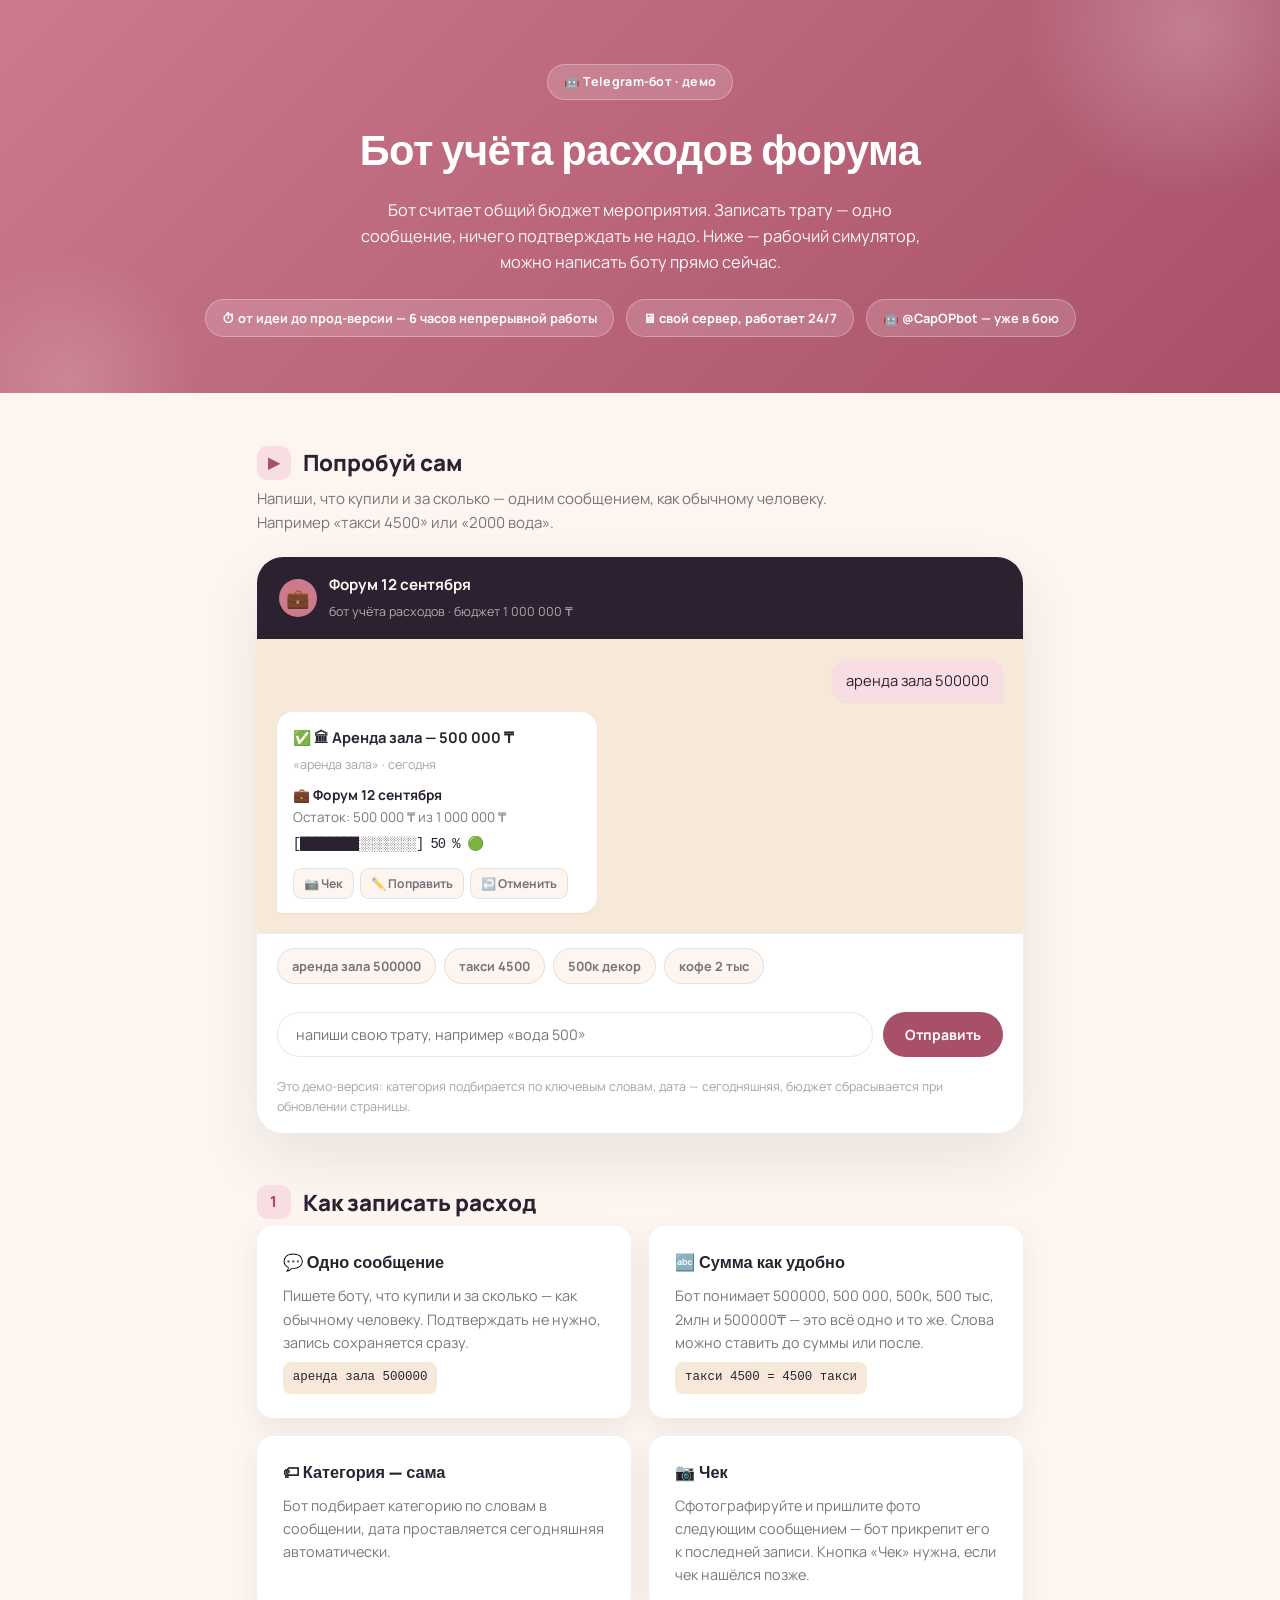
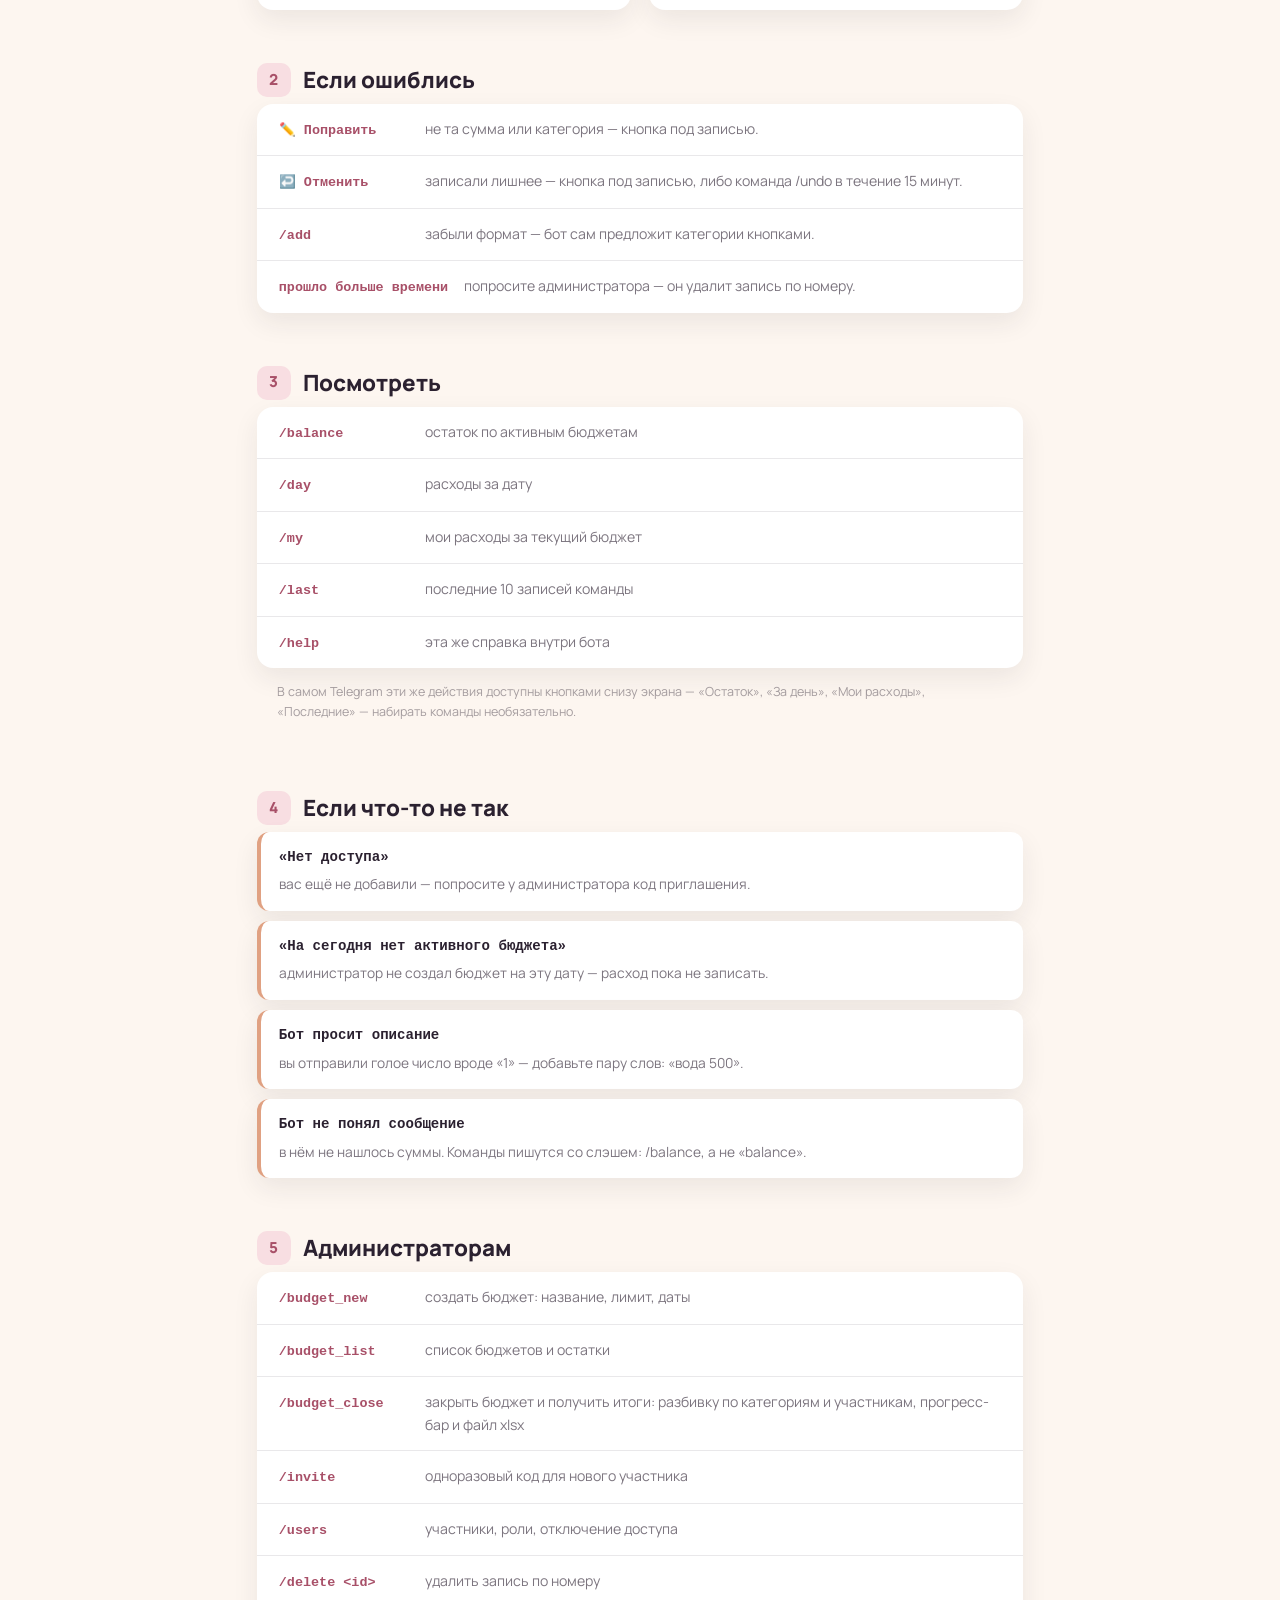
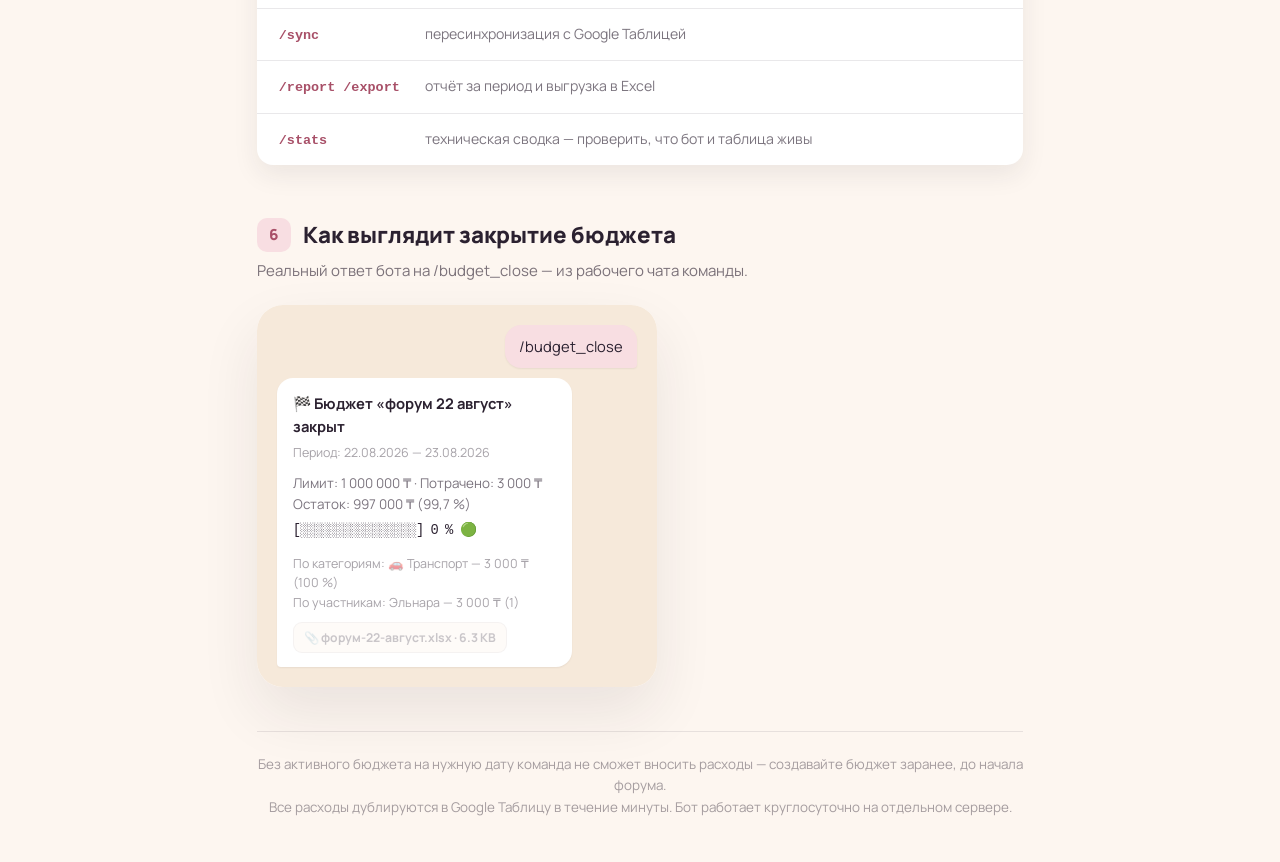
<file: demos/forum-budget-bot.html>
<!DOCTYPE html>
<html lang="ru">
<head>
<meta charset="UTF-8">
<meta name="viewport" content="width=device-width, initial-scale=1.0">
<title>Бот учёта расходов форума — демо</title>
<meta name="description" content="Telegram-бот для командного учёта расходов мероприятия: одно сообщение — трата записана, без форм и подтверждений.">
<link rel="preconnect" href="https://fonts.googleapis.com">
<link rel="preconnect" href="https://fonts.gstatic.com" crossorigin>
<link href="https://fonts.googleapis.com/css2?family=Bricolage+Grotesque:opsz,wght@12..96,400;12..96,500;12..96,600;12..96,700;12..96,800&family=Manrope:wght@400;500;600;700;800&display=swap" rel="stylesheet">
<style>
:root{
  --cream:#FDF6F0; --sand:#F6E9DA; --blush:#F8DEE2;
  --ink:#2B2130; --ink-soft: rgba(43,33,48,.62); --ink-softer: rgba(43,33,48,.42);
  --rose:#CC7A8C; --rose-deep:#A85068; --terracotta:#E0A182;
  --card:#FFFFFF; --line: rgba(43,33,48,.1);
  --radius:26px; --radius-sm:16px;
  --shadow:0 26px 60px rgba(43,33,48,.09); --shadow-sm:0 10px 26px rgba(43,33,48,.08);
}
*{margin:0;padding:0;box-sizing:border-box;}
body{font-family:'Manrope',sans-serif;background:var(--cream);color:var(--ink);line-height:1.6;padding:0 0 60px;}
h1,h2,h3,.bb-mono{font-family:'Bricolage Grotesque',sans-serif;}
.bb-wrap{max-width:920px;margin:0 auto;padding:0 6vw;}
code,.bb-code{font-family:'SF Mono',Consolas,monospace;}

/* hero */
.bb-hero{background:linear-gradient(135deg,var(--rose),var(--rose-deep));color:#fff;padding:64px 6vw 56px;text-align:center;position:relative;overflow:hidden;}
.bb-hero::before{content:'';position:absolute;width:340px;height:340px;background:radial-gradient(circle,rgba(255,255,255,.22),transparent 70%);border-radius:50%;top:-140px;right:-80px;}
.bb-hero::after{content:'';position:absolute;width:260px;height:260px;background:radial-gradient(circle,rgba(255,255,255,.16),transparent 70%);border-radius:50%;bottom:-120px;left:-60px;}
.bb-eyebrow{position:relative;z-index:2;display:inline-flex;align-items:center;gap:8px;background:rgba(255,255,255,.16);border:1px solid rgba(255,255,255,.28);padding:7px 16px;border-radius:100px;font-size:.78rem;font-weight:700;letter-spacing:.3px;}
.bb-hero h1{position:relative;z-index:2;font-size:clamp(1.7rem,4.5vw,2.6rem);font-weight:800;letter-spacing:-.5px;margin:18px auto 12px;max-width:640px;}
.bb-hero p{position:relative;z-index:2;max-width:560px;margin:0 auto;opacity:.95;font-size:1.02rem;}
.bb-proof{position:relative;z-index:2;display:flex;gap:12px;flex-wrap:wrap;justify-content:center;margin-top:24px;}
.bb-proof span{background:rgba(255,255,255,.16);border:1px solid rgba(255,255,255,.28);padding:8px 16px;border-radius:100px;font-size:.8rem;font-weight:700;}

/* section shell */
.bb-sec{padding:52px 0 0;}
.bb-sec-title{display:flex;align-items:center;gap:12px;font-size:1.4rem;font-weight:800;margin-bottom:6px;}
.bb-sec-sub{color:var(--ink-soft);font-size:.94rem;margin-bottom:22px;max-width:640px;}
.bb-num{flex:0 0 auto;width:34px;height:34px;border-radius:10px;background:var(--blush);color:var(--rose-deep);display:flex;align-items:center;justify-content:center;font-weight:800;font-size:.95rem;}

/* ---------------- interactive simulator ---------------- */
.bb-sim{background:var(--card);border-radius:var(--radius);box-shadow:var(--shadow);overflow:hidden;}
.bb-sim-top{background:var(--ink);color:var(--cream);padding:16px 22px;display:flex;align-items:center;gap:12px;}
.bb-sim-top .bb-av{width:38px;height:38px;border-radius:50%;background:var(--rose);display:flex;align-items:center;justify-content:center;font-size:19px;flex-shrink:0;}
.bb-sim-top b{display:block;font-size:.95rem;}
.bb-sim-top small{opacity:.65;font-size:.78rem;}
.bb-sim-body{padding:20px;min-height:260px;max-height:420px;overflow-y:auto;display:flex;flex-direction:column;gap:10px;background:var(--sand);}
.bb-msg{max-width:82%;padding:0;border-radius:16px;font-size:.92rem;line-height:1.55;box-shadow:0 1px 2px rgba(0,0,0,.06);}
.bb-msg.me{align-self:flex-end;background:var(--blush);padding:10px 14px;border-bottom-right-radius:4px;}
.bb-msg.bot{align-self:flex-start;background:#fff;padding:14px 16px;border-bottom-left-radius:4px;width:min(320px,90%);}
.bb-msg.bot.undone{opacity:.45;}
.bb-msg.bot.undone .bb-bot-title{text-decoration:line-through;}
.bb-bot-title{font-weight:700;margin-bottom:6px;}
.bb-bot-meta{color:var(--ink-softer);font-size:.78rem;margin-bottom:10px;}
.bb-bot-event{font-weight:700;font-size:.86rem;margin-bottom:2px;}
.bb-bot-balance{font-size:.84rem;color:var(--ink-soft);margin-bottom:6px;}
.bb-bar{font-family:'SF Mono',Consolas,monospace;font-size:.86rem;letter-spacing:-1px;margin-bottom:12px;}
.bb-bot-actions{display:flex;gap:6px;flex-wrap:wrap;}
.bb-bot-actions button{border:1px solid var(--line);background:var(--cream);border-radius:9px;padding:6px 10px;font-size:.76rem;font-weight:700;font-family:inherit;cursor:pointer;transition:.15s;color:var(--ink-soft);}
.bb-bot-actions button:hover{border-color:var(--rose);color:var(--rose-deep);background:var(--blush);}
.bb-bot-actions button:disabled{opacity:.4;cursor:default;}
.bb-bot-actions button:disabled:hover{border-color:var(--line);color:var(--ink-soft);background:var(--cream);}

.bb-sim-chips{display:flex;flex-wrap:wrap;gap:8px;padding:14px 20px;background:var(--card);border-top:1px solid var(--line);}
.bb-chip{border:1px solid var(--line);background:var(--cream);border-radius:100px;padding:8px 14px;font-size:.8rem;font-weight:700;font-family:inherit;cursor:pointer;transition:.15s;color:var(--ink-soft);}
.bb-chip:hover{border-color:var(--rose);color:var(--rose-deep);}
.bb-sim-input{display:flex;gap:10px;padding:14px 20px 20px;background:var(--card);}
.bb-sim-input input{flex:1;border:1.5px solid var(--line);border-radius:100px;padding:12px 18px;font-family:inherit;font-size:.9rem;outline:none;transition:border-color .15s;}
.bb-sim-input input:focus{border-color:var(--rose);}
.bb-sim-input button{border:none;background:var(--rose-deep);color:#fff;border-radius:100px;padding:0 22px;font-weight:700;font-family:inherit;cursor:pointer;font-size:.88rem;}
.bb-sim-input button:hover{background:var(--ink);}
.bb-sim-hint{padding:0 20px 16px;color:var(--ink-softer);font-size:.78rem;}

/* ---------------- reference cards ---------------- */
.bb-grid{display:grid;grid-template-columns:repeat(2,1fr);gap:18px;}
.bb-card{background:var(--card);border-radius:var(--radius-sm);padding:24px 26px;box-shadow:var(--shadow-sm);}
.bb-card h3{font-size:1.02rem;font-weight:700;margin-bottom:8px;display:flex;align-items:center;gap:8px;}
.bb-card p{color:var(--ink-soft);font-size:.9rem;line-height:1.6;}
.bb-card p+p{margin-top:8px;}
.bb-card .bb-example{display:inline-block;margin-top:8px;background:var(--sand);border-radius:8px;padding:6px 10px;font-family:'SF Mono',Consolas,monospace;font-size:.78rem;color:var(--ink);}

/* table-style command list */
.bb-cmdlist{background:var(--card);border-radius:var(--radius-sm);box-shadow:var(--shadow-sm);overflow:hidden;}
.bb-cmdrow{display:flex;gap:16px;padding:14px 22px;border-bottom:1px solid var(--line);align-items:baseline;}
.bb-cmdrow:last-child{border-bottom:none;}
.bb-cmdrow code{flex:0 0 auto;min-width:130px;font-weight:700;color:var(--rose-deep);font-size:.84rem;}
.bb-cmdrow span{color:var(--ink-soft);font-size:.88rem;}

/* error states */
.bb-errlist{display:flex;flex-direction:column;gap:10px;}
.bb-err{background:var(--card);border-left:4px solid var(--terracotta);border-radius:12px;padding:14px 18px;box-shadow:var(--shadow-sm);}
.bb-err b{display:block;font-size:.88rem;margin-bottom:3px;font-family:'SF Mono',Consolas,monospace;}
.bb-err span{color:var(--ink-soft);font-size:.86rem;}

.bb-note{margin-top:44px;text-align:center;color:var(--ink-softer);font-size:.84rem;padding-top:22px;border-top:1px solid var(--line);}

@media (max-width:680px){
  .bb-grid{grid-template-columns:1fr;}
  .bb-cmdrow{flex-direction:column;gap:2px;}
  .bb-hero{padding:52px 6vw 44px;}
}
</style>
</head>
<body>

<div class="bb-hero">
  <span class="bb-eyebrow">🤖 Telegram-бот · демо</span>
  <h1>Бот учёта расходов форума</h1>
  <p>Бот считает общий бюджет мероприятия. Записать трату — одно сообщение, ничего подтверждать не надо. Ниже — рабочий симулятор, можно написать боту прямо сейчас.</p>
  <div class="bb-proof">
    <span>⏱ от идеи до прод-версии — 6 часов непрерывной работы</span>
    <span>🖥 свой сервер, работает 24/7</span>
    <span>🤖 @CapOPbot — уже в бою</span>
  </div>
</div>

<div class="bb-wrap">

  <!-- ================= ИНТЕРАКТИВНЫЙ СИМУЛЯТОР ================= -->
  <div class="bb-sec">
    <div class="bb-sec-title"><span class="bb-num">▶</span> Попробуй сам</div>
    <div class="bb-sec-sub">Напиши, что купили и за сколько — одним сообщением, как обычному человеку. Например «такси 4500» или «2000 вода».</div>

    <div class="bb-sim">
      <div class="bb-sim-top">
        <span class="bb-av">💼</span>
        <span><b>Форум 12 сентября</b><small>бот учёта расходов · бюджет 1 000 000 ₸</small></span>
      </div>
      <div class="bb-sim-body" id="bbBody"></div>
      <div class="bb-sim-chips">
        <button class="bb-chip" data-msg="аренда зала 500000">аренда зала 500000</button>
        <button class="bb-chip" data-msg="такси 4500">такси 4500</button>
        <button class="bb-chip" data-msg="500к декор">500к декор</button>
        <button class="bb-chip" data-msg="кофе 2 тыс">кофе 2 тыс</button>
      </div>
      <div class="bb-sim-input">
        <input type="text" id="bbInput" placeholder="напиши свою трату, например «вода 500»" maxlength="60">
        <button id="bbSend">Отправить</button>
      </div>
      <div class="bb-sim-hint">Это демо-версия: категория подбирается по ключевым словам, дата — сегодняшняя, бюджет сбрасывается при обновлении страницы.</div>
    </div>
  </div>

  <!-- ================= КАК ЗАПИСАТЬ ================= -->
  <div class="bb-sec">
    <div class="bb-sec-title"><span class="bb-num">1</span> Как записать расход</div>
    <div class="bb-grid">
      <div class="bb-card">
        <h3>💬 Одно сообщение</h3>
        <p>Пишете боту, что купили и за сколько — как обычному человеку. Подтверждать не нужно, запись сохраняется сразу.</p>
        <span class="bb-example">аренда зала 500000</span>
      </div>
      <div class="bb-card">
        <h3>🔤 Сумма как удобно</h3>
        <p>Бот понимает 500000, 500 000, 500к, 500 тыс, 2млн и 500000₸ — это всё одно и то же. Слова можно ставить до суммы или после.</p>
        <span class="bb-example">такси 4500 = 4500 такси</span>
      </div>
      <div class="bb-card">
        <h3>🏷 Категория — сама</h3>
        <p>Бот подбирает категорию по словам в сообщении, дата проставляется сегодняшняя автоматически.</p>
      </div>
      <div class="bb-card">
        <h3>📷 Чек</h3>
        <p>Сфотографируйте и пришлите фото следующим сообщением — бот прикрепит его к последней записи. Кнопка «Чек» нужна, если чек нашёлся позже.</p>
      </div>
    </div>
  </div>

  <!-- ================= ОШИБЛИСЬ ================= -->
  <div class="bb-sec">
    <div class="bb-sec-title"><span class="bb-num">2</span> Если ошиблись</div>
    <div class="bb-cmdlist">
      <div class="bb-cmdrow"><code>✏️ Поправить</code><span>не та сумма или категория — кнопка под записью.</span></div>
      <div class="bb-cmdrow"><code>↩️ Отменить</code><span>записали лишнее — кнопка под записью, либо команда /undo в течение 15 минут.</span></div>
      <div class="bb-cmdrow"><code>/add</code><span>забыли формат — бот сам предложит категории кнопками.</span></div>
      <div class="bb-cmdrow"><code>прошло больше времени</code><span>попросите администратора — он удалит запись по номеру.</span></div>
    </div>
  </div>

  <!-- ================= ПОСМОТРЕТЬ ================= -->
  <div class="bb-sec">
    <div class="bb-sec-title"><span class="bb-num">3</span> Посмотреть</div>
    <div class="bb-cmdlist">
      <div class="bb-cmdrow"><code>/balance</code><span>остаток по активным бюджетам</span></div>
      <div class="bb-cmdrow"><code>/day</code><span>расходы за дату</span></div>
      <div class="bb-cmdrow"><code>/my</code><span>мои расходы за текущий бюджет</span></div>
      <div class="bb-cmdrow"><code>/last</code><span>последние 10 записей команды</span></div>
      <div class="bb-cmdrow"><code>/help</code><span>эта же справка внутри бота</span></div>
    </div>
    <div class="bb-sim-hint" style="margin-top:14px;">В самом Telegram эти же действия доступны кнопками снизу экрана — «Остаток», «За день», «Мои расходы», «Последние» — набирать команды необязательно.</div>
  </div>

  <!-- ================= ЕСЛИ ЧТО-ТО НЕ ТАК ================= -->
  <div class="bb-sec">
    <div class="bb-sec-title"><span class="bb-num">4</span> Если что-то не так</div>
    <div class="bb-errlist">
      <div class="bb-err"><b>«Нет доступа»</b><span>вас ещё не добавили — попросите у администратора код приглашения.</span></div>
      <div class="bb-err"><b>«На сегодня нет активного бюджета»</b><span>администратор не создал бюджет на эту дату — расход пока не записать.</span></div>
      <div class="bb-err"><b>Бот просит описание</b><span>вы отправили голое число вроде «1» — добавьте пару слов: «вода 500».</span></div>
      <div class="bb-err"><b>Бот не понял сообщение</b><span>в нём не нашлось суммы. Команды пишутся со слэшем: /balance, а не «balance».</span></div>
    </div>
  </div>

  <!-- ================= АДМИНИСТРАТОРАМ ================= -->
  <div class="bb-sec">
    <div class="bb-sec-title"><span class="bb-num">5</span> Администраторам</div>
    <div class="bb-cmdlist">
      <div class="bb-cmdrow"><code>/budget_new</code><span>создать бюджет: название, лимит, даты</span></div>
      <div class="bb-cmdrow"><code>/budget_list</code><span>список бюджетов и остатки</span></div>
      <div class="bb-cmdrow"><code>/budget_close</code><span>закрыть бюджет и получить итоги: разбивку по категориям и участникам, прогресс-бар и файл xlsx</span></div>
      <div class="bb-cmdrow"><code>/invite</code><span>одноразовый код для нового участника</span></div>
      <div class="bb-cmdrow"><code>/users</code><span>участники, роли, отключение доступа</span></div>
      <div class="bb-cmdrow"><code>/delete &lt;id&gt;</code><span>удалить запись по номеру</span></div>
      <div class="bb-cmdrow"><code>/sync</code><span>пересинхронизация с Google Таблицей</span></div>
      <div class="bb-cmdrow"><code>/report /export</code><span>отчёт за период и выгрузка в Excel</span></div>
      <div class="bb-cmdrow"><code>/stats</code><span>техническая сводка — проверить, что бот и таблица живы</span></div>
    </div>
  </div>

  <!-- ================= РЕАЛЬНЫЙ ОТЧЁТ ================= -->
  <div class="bb-sec">
    <div class="bb-sec-title"><span class="bb-num">6</span> Как выглядит закрытие бюджета</div>
    <div class="bb-sec-sub">Реальный ответ бота на /budget_close — из рабочего чата команды.</div>
    <div class="bb-sim" style="max-width:400px;">
      <div class="bb-sim-body" style="min-height:auto;">
        <div class="bb-msg me">/budget_close</div>
        <div class="bb-msg bot" style="width:100%;">
          <div class="bb-bot-title">🏁 Бюджет «форум 22 август» закрыт</div>
          <div class="bb-bot-meta">Период: 22.08.2026 — 23.08.2026</div>
          <div class="bb-bot-balance">Лимит: 1 000 000 ₸ · Потрачено: 3 000 ₸<br>Остаток: 997 000 ₸ (99,7 %)</div>
          <div class="bb-bar">[░░░░░░░░░░░░░░░░] 0 % 🟢</div>
          <div class="bb-bot-meta">По категориям: 🚗 Транспорт — 3 000 ₸ (100 %)<br>По участникам: Эльнара — 3 000 ₸ (1)</div>
          <div class="bb-bot-actions"><button disabled>📎 форум-22-август.xlsx · 6.3 KB</button></div>
        </div>
      </div>
    </div>
  </div>

  <div class="bb-note">Без активного бюджета на нужную дату команда не сможет вносить расходы — создавайте бюджет заранее, до начала форума.<br>Все расходы дублируются в Google Таблицу в течение минуты. Бот работает круглосуточно на отдельном сервере.</div>

</div>

<script>
(function(){
  const TOTAL = 1000000;
  let spent = 0;
  let entries = []; // {id, label, emoji, amount}
  let idSeq = 1;

  const body = document.getElementById('bbBody');
  const input = document.getElementById('bbInput');

  const CATS = [
    [/аренда|зал/i, '🏛', 'Аренда зала'],
    [/такси|убер|яндекс.?такси/i, '🚕', 'Такси'],
    [/вода/i, '💧', 'Вода'],
    [/кофе|чай/i, '☕', 'Кофе'],
    [/обед|еда|ланч|кейтеринг|питани/i, '🍽', 'Еда'],
    [/декор|шар|цвет/i, '🎈', 'Декор'],
    [/печат|баннер|полиграф/i, '🖨', 'Печать'],
    [/канц|бумаг|ручк/i, '🖊', 'Канцелярия'],
    [/реклам|таргет|smm/i, '📣', 'Реклама'],
    [/сувенир|подарк/i, '🎁', 'Сувениры'],
  ];

  function parseAmount(raw){
    let text = raw.trim();
    // merge grouped digits like "500 000" -> "500000"
    let merged = text.replace(/(\d)[\s ](?=\d{3}\b)/g, '$1');
    const m = merged.match(/(\d+(?:[.,]\d+)?)\s*(млн|миллион|к\b|тыс\.?|тысяч)?/i);
    if(!m) return null;
    let num = parseFloat(m[1].replace(',', '.'));
    const suf = (m[2]||'').toLowerCase();
    if(suf.startsWith('млн') || suf.startsWith('миллион')) num *= 1000000;
    else if(suf.startsWith('к') || suf.startsWith('тыс')) num *= 1000;
    // remove the matched chunk + any ₸ from the text to get the label
    let label = merged.slice(0, m.index) + merged.slice(m.index + m[0].length);
    label = label.replace(/₸/g,'').replace(/\s+/g,' ').trim();
    return {amount: Math.round(num), label};
  }

  function guessCategory(label){
    for(const [re, emoji, name] of CATS){
      if(re.test(label)) return {emoji, name};
    }
    if(label){
      const words = label.split(' ').filter(Boolean);
      const nice = words.map(w => w.charAt(0).toUpperCase()+w.slice(1)).join(' ');
      return {emoji:'💸', name: nice || 'Расход'};
    }
    return {emoji:'💸', name:'Расход'};
  }

  function fmt(n){ return n.toLocaleString('ru-RU'); }

  function bar(pctRemaining){
    const filled = Math.round((100-pctRemaining)/100*16);
    return '█'.repeat(filled) + '░'.repeat(16-filled);
  }

  function addUserMsg(text){
    const d = document.createElement('div');
    d.className = 'bb-msg me';
    d.textContent = text;
    body.appendChild(d);
    body.scrollTop = body.scrollHeight;
  }

  function addBotError(text){
    const d = document.createElement('div');
    d.className = 'bb-msg bot';
    d.innerHTML = '<div class="bb-bot-title">🤔 '+text+'</div>';
    body.appendChild(d);
    body.scrollTop = body.scrollHeight;
  }

  function render(){
    const remaining = TOTAL - spent;
    const spentPct = Math.min(100, Math.round(spent/TOTAL*100));
    const remainingPct = 100 - spentPct;
    const dot = remainingPct > 30 ? '🟢' : (remainingPct > 10 ? '🟡' : '🔴');
    return {remaining, spentPct, remainingPct, dot};
  }

  function addBotMsg(entry){
    const {remaining, spentPct, dot} = render();
    const wrap = document.createElement('div');
    wrap.className = 'bb-msg bot';
    wrap.dataset.id = entry.id;
    wrap.innerHTML =
      '<div class="bb-bot-title">✅ '+entry.emoji+' '+entry.name+' — '+fmt(entry.amount)+' ₸</div>'+
      '<div class="bb-bot-meta">«'+entry.rawLabel+'» · сегодня</div>'+
      '<div class="bb-bot-event">💼 Форум 12 сентября</div>'+
      '<div class="bb-bot-balance">Остаток: '+fmt(remaining)+' ₸ из '+fmt(TOTAL)+' ₸</div>'+
      '<div class="bb-bar">['+bar(100-spentPct)+'] '+spentPct+' % '+dot+'</div>'+
      '<div class="bb-bot-actions">'+
        '<button data-act="receipt" title="прикрепить чек к записи">📷 Чек</button>'+
        '<button data-act="fix" title="поправить сумму или категорию">✏️ Поправить</button>'+
        '<button data-act="undo" title="отменить эту запись">↩️ Отменить</button>'+
      '</div>';
    body.appendChild(wrap);
    body.scrollTop = body.scrollHeight;
  }

  function handleSend(raw){
    const text = raw.trim();
    if(!text) return;
    addUserMsg(text);

    if(text.startsWith('/')){
      setTimeout(()=>addBotError('Команда пока не подключена в демо — в боевом боте здесь сработает '+text+'.'), 300);
      return;
    }
    const parsed = parseAmount(text);
    if(!parsed || !parsed.amount){
      setTimeout(()=>addBotError('В сообщении не нашлось суммы. Добавь число, например «вода 500».'), 300);
      return;
    }
    if(!parsed.label){
      setTimeout(()=>addBotError('Добавь пару слов, что это за трата — например «'+parsed.amount+' вода».'), 300);
      return;
    }
    const cat = guessCategory(parsed.label);
    spent += parsed.amount;
    const entry = {id: idSeq++, amount: parsed.amount, name: cat.name, emoji: cat.emoji, rawLabel: parsed.label};
    entries.push(entry);
    setTimeout(()=>addBotMsg(entry), 300);
  }

  body.addEventListener('click', function(e){
    const btn = e.target.closest('button[data-act]');
    if(!btn) return;
    const wrap = btn.closest('.bb-msg.bot');
    const id = parseInt(wrap.dataset.id, 10);
    const act = btn.dataset.act;
    if(act === 'undo'){
      if(wrap.classList.contains('undone')) return;
      const entry = entries.find(en => en.id === id);
      if(entry){
        spent -= entry.amount;
        wrap.classList.add('undone');
        wrap.querySelectorAll('button').forEach(b=>b.disabled=true);
        const note = document.createElement('div');
        note.className = 'bb-bot-meta';
        note.style.marginTop = '8px';
        note.textContent = '↩️ Запись отменена, бюджет пересчитан.';
        wrap.appendChild(note);
      }
    } else if(act === 'receipt'){
      btn.textContent = '📷 Чек прикреплён';
      btn.disabled = true;
    } else if(act === 'fix'){
      alert('В боевом боте здесь откроется форма правки суммы/категории для этой записи.');
    }
  });

  document.getElementById('bbSend').addEventListener('click', ()=>{
    handleSend(input.value);
    input.value = '';
    input.focus();
  });
  input.addEventListener('keydown', (e)=>{
    if(e.key === 'Enter'){ handleSend(input.value); input.value=''; }
  });
  document.querySelectorAll('.bb-chip').forEach(chip=>{
    chip.addEventListener('click', ()=> handleSend(chip.dataset.msg));
  });

  // seed with the example from the memo
  handleSend('аренда зала 500000');
})();
</script>
</body>
</html>
</file>
<file: style.css>
/* ==========================================================
   ЭЛЬНАРА — ЛИЧНОЕ ПОРТФОЛИО
   Дизайн-система: «Тёплый пастельный будуар»
   Тёплый пастельный холст (крем/песок/айвори) + благородный
   пастельно-розовый акцент. Только дневной режим.
   Всё редактируемое отмечено меткой ПРАВЬ ЗДЕСЬ.
   ========================================================== */

:root{
  --cream:#FDF6F0;
  --sand:#F6E9DA;
  --blush:#F8DEE2;
  --ink:#2B2130;
  --ink-soft: rgba(43,33,48,.62);
  --ink-softer: rgba(43,33,48,.42);
  --rose:#CC7A8C;
  --rose-deep:#A85068;
  --terracotta:#E0A182;
  --line: rgba(43,33,48,.1);
  --card:#FFFFFF;
  --radius: 28px;
  --radius-sm:16px;
  --shadow: 0 30px 70px rgba(43,33,48,.09);
  --shadow-sm: 0 12px 30px rgba(43,33,48,.08);
}

*{margin:0;padding:0;box-sizing:border-box;}
html{scroll-behavior:smooth;overflow-x:hidden;overflow-x:clip;} /* декоративные blob-soft выходят за край: без этого iOS Safari даёт горизонтальный скролл */
body{
  font-family:'Manrope',sans-serif;
  background:var(--cream);
  color:var(--ink);
  overflow-x:hidden;
  position:relative;
  cursor:none;
}
h1,h2,h3,.brand,.logo-mark{font-family:'Bricolage Grotesque',sans-serif;}
::selection{background:var(--rose);color:#fff;}
a{color:inherit;text-decoration:none;}
img{max-width:100%;display:block;height:auto;}
button{font-family:inherit;cursor:none;}
ul{list-style:none;}

/* noise texture overlay for the pastel canvas so it doesn't feel flat */
.noise{
  position:fixed;inset:0;z-index:1;pointer-events:none;opacity:.045;mix-blend-mode:multiply;
  background-image:url("data:image/svg+xml,%3Csvg xmlns='http://www.w3.org/2000/svg' width='120' height='120'%3E%3Cfilter id='n'%3E%3CfeTurbulence type='fractalNoise' baseFrequency='0.9' numOctaves='2' stitchTiles='stitch'/%3E%3C/filter%3E%3Crect width='100%25' height='100%25' filter='url(%23n)'/%3E%3C/svg%3E");
}

/* ---------- custom cursor: pink heart ---------- */
#cursor-dot,#cursor-ring{position:fixed;top:0;left:0;pointer-events:none;z-index:9998;opacity:0;}
#cursor-dot{width:11px;height:11px;background:var(--rose-deep);transform:translate(-50%,-45%) rotate(-45deg);transition:transform .2s ease, opacity .3s ease;}
#cursor-dot::before,#cursor-dot::after{content:'';position:absolute;width:11px;height:11px;border-radius:50%;background:var(--rose-deep);}
#cursor-dot::before{top:-5.5px;left:0;}
#cursor-dot::after{top:0;left:5.5px;}
#cursor-ring{width:24px;height:24px;background:var(--rose);filter:blur(1.5px);transform:translate(-50%,-45%) rotate(-45deg) scale(1);transition:transform .35s cubic-bezier(.2,.8,.2,1),opacity .35s ease;}
#cursor-ring::before,#cursor-ring::after{content:'';position:absolute;width:24px;height:24px;border-radius:50%;background:var(--rose);}
#cursor-ring::before{top:-12px;left:0;}
#cursor-ring::after{top:0;left:12px;}
#cursor-ring.hovering{transform:translate(-50%,-42%) rotate(-45deg) scale(1.9);}
body.cursor-active #cursor-dot{opacity:1;}
body.cursor-active #cursor-ring{opacity:.3;}
body.cursor-active #cursor-ring.hovering{opacity:.5;}
/* on touch devices the heart fades in on touch and fades out a beat after release */
body.cursor-touch-idle #cursor-dot,body.cursor-touch-idle #cursor-ring{opacity:0;transition:opacity .5s ease;}

/* ---------- background blobs ---------- */
.bg-blobs{position:fixed;inset:0;z-index:0;overflow:hidden;pointer-events:none;}
.blob{position:absolute;border-radius:50%;filter:blur(90px);opacity:.55;animation:float 22s ease-in-out infinite;}
.blob1{width:420px;height:420px;background:var(--blush);top:-100px;left:-90px;}
.blob2{width:360px;height:360px;background:var(--sand);top:38%;right:-140px;animation-delay:-8s;}
.blob3{width:300px;height:300px;background:var(--blush);bottom:-90px;left:30%;opacity:.4;animation-delay:-14s;}
@keyframes float{
  0%,100%{transform:translate(0,0) scale(1);}
  33%{transform:translate(30px,-25px) scale(1.06);}
  66%{transform:translate(-25px,18px) scale(.96);}
}

/* ---------- local in-block floating blur accents ---------- */
.blob-soft{position:absolute;border-radius:50%;pointer-events:none;z-index:-1;filter:blur(60px);animation:floatSoft 16s ease-in-out infinite;}
@keyframes floatSoft{
  0%,100%{transform:translate(0,0) scale(1);}
  40%{transform:translate(24px,-30px) scale(1.12);}
  70%{transform:translate(-20px,22px) scale(.94);}
}
@media (max-width:760px){ .blob-soft{filter:blur(40px);} }

/* ---------- preloader ---------- */
#preloader{
  position:fixed;inset:0;z-index:9999;background:var(--cream);
  display:flex;flex-direction:column;align-items:center;justify-content:center;gap:16px;
  transition:opacity .6s ease, visibility .6s ease;
}
#preloader.hide{opacity:0;visibility:hidden;}
.loader-mark{font-size:2.2rem;font-weight:800;color:var(--ink);letter-spacing:-1px;animation:pulse 1.3s ease-in-out infinite;}
@keyframes pulse{0%,100%{transform:scale(1);}50%{transform:scale(1.07);}}
.loader-bar{width:180px;height:4px;border-radius:6px;background:var(--line);overflow:hidden;}
.loader-fill{height:100%;width:0%;background:var(--rose);transition:width .3s ease;}

/* ---------- nav ---------- */
header{position:fixed;top:0;left:0;right:0;z-index:100;padding:18px 6vw;display:flex;align-items:center;justify-content:space-between;transition:background .3s,box-shadow .3s;}
header.scrolled{background:rgba(253,246,240,.82);backdrop-filter:blur(14px);box-shadow:0 8px 24px rgba(43,33,48,.06);}
.logo-mark{font-size:1.3rem;font-weight:800;letter-spacing:-.5px;display:flex;align-items:center;gap:8px;}

/* ---------- reusable CSS heart (logo dot, burger icon, bullets) ---------- */
.heart-css{position:relative;display:inline-block;transform:rotate(-45deg);width:var(--hs,10px);height:var(--hs,10px);background:var(--hc,var(--rose));flex-shrink:0;}
.heart-css::before,.heart-css::after{content:'';position:absolute;width:var(--hs,10px);height:var(--hs,10px);border-radius:50%;background:var(--hc,var(--rose));}
.heart-css::before{top:calc(var(--hs,10px) * -0.5);left:0;}
.heart-css::after{top:0;left:calc(var(--hs,10px) * 0.5);}
nav.desktop-nav{display:flex;gap:34px;}
nav.desktop-nav a{font-size:.92rem;font-weight:600;color:var(--ink-soft);position:relative;padding:4px 0;}
nav.desktop-nav a::after{content:'';position:absolute;left:0;bottom:-2px;width:0;height:2px;background:var(--rose);transition:width .3s;}
nav.desktop-nav a:hover{color:var(--ink);}
nav.desktop-nav a:hover::after{width:100%;}
.burger{display:none;position:relative;width:42px;height:42px;border-radius:50%;background:linear-gradient(155deg,#fff,var(--blush));border:1px solid rgba(255,255,255,.7);box-shadow:var(--shadow-sm);align-items:center;justify-content:center;z-index:110;transition:transform .25s ease, box-shadow .25s ease;}
.burger:hover{transform:translateY(-2px);box-shadow:0 16px 34px rgba(43,33,48,.14);}
.burger-heart{--hs:14px;--hc:var(--rose-deep);transition:opacity .25s ease, transform .25s ease;}
.burger.open .burger-heart{opacity:0;transform:rotate(-45deg) scale(.4);}
.burger-x{position:absolute;top:50%;left:50%;width:16px;height:2px;background:var(--ink);border-radius:2px;opacity:0;transition:opacity .25s ease, transform .25s ease;}
.burger-x.x1{transform:translate(-50%,-50%) rotate(45deg) scale(.5);}
.burger-x.x2{transform:translate(-50%,-50%) rotate(-45deg) scale(.5);}
.burger.open .burger-x{opacity:1;}
.burger.open .burger-x.x1{transform:translate(-50%,-50%) rotate(45deg) scale(1);}
.burger.open .burger-x.x2{transform:translate(-50%,-50%) rotate(-45deg) scale(1);}
#mobileMenu{position:fixed;inset:0;background:var(--cream);z-index:105;display:flex;flex-direction:column;align-items:center;justify-content:center;gap:26px;transform:translateY(-100%);transition:transform .5s cubic-bezier(.7,0,.3,1);}
#mobileMenu.open{transform:translateY(0);}
body.menu-open{overflow:hidden;}
/* кнопка «закрыть» живёт внутри меню: бургер в шапке лежит под меню (шапка z-index 100 < меню 105) */
.menu-close{position:absolute;top:18px;right:6vw;width:42px;height:42px;border-radius:50%;border:1px solid rgba(255,255,255,.7);background:linear-gradient(155deg,#fff,var(--blush));box-shadow:var(--shadow-sm);display:flex;align-items:center;justify-content:center;transition:transform .25s ease, box-shadow .25s ease;}
.menu-close:hover{transform:translateY(-2px) rotate(90deg);box-shadow:0 16px 34px rgba(43,33,48,.14);}
.menu-close span{position:absolute;top:50%;left:50%;width:18px;height:2px;background:var(--ink);border-radius:2px;}
.menu-close span:first-child{transform:translate(-50%,-50%) rotate(45deg);}
.menu-close span:last-child{transform:translate(-50%,-50%) rotate(-45deg);}
.menu-close-hint{position:absolute;bottom:34px;left:0;right:0;text-align:center;font-size:.78rem;font-weight:600;color:var(--ink-softer);}
@media (max-width:480px){.menu-close{top:16px;right:5vw;}}
#mobileMenu a{font-size:1.6rem;font-weight:700;font-family:'Bricolage Grotesque',sans-serif;display:inline-flex;align-items:center;gap:14px;}

/* ---------- layout helpers ---------- */
section{position:relative;z-index:2;padding:130px 6vw;max-width:1280px;margin:0 auto;}
.eyebrow{font-size:.8rem;font-weight:700;text-transform:uppercase;letter-spacing:2px;color:var(--rose);margin-bottom:14px;display:flex;align-items:center;gap:10px;}
.eyebrow::before{content:'';width:26px;height:2px;background:var(--rose);}
.section-title{font-size:clamp(2rem,4vw,3.2rem);font-weight:700;letter-spacing:-1px;line-height:1.1;margin-bottom:22px;}
.section-title em{font-style:normal;color:var(--rose);}
.reveal{opacity:0;transform:translateY(36px);transition:opacity .8s ease, transform .8s cubic-bezier(.2,.8,.2,1);}
.reveal.in-view{opacity:1;transform:translateY(0);}

/* ---------- hero ---------- */
#hero{min-height:100svh;display:flex;flex-direction:column;justify-content:center;padding-top:110px;}
.hero-inner{display:flex;align-items:center;justify-content:space-between;gap:48px;}
.hero-text{flex:1;min-width:0;}
.hero-eyebrow{font-size:.95rem;font-weight:600;color:var(--ink-soft);margin-bottom:18px;}
.hero-name{font-size:clamp(2.6rem,8vw,6rem);font-weight:800;letter-spacing:-2px;line-height:1.02;}
.hero-name .accent{color:var(--rose);position:relative;}
.hero-tagline{margin-top:26px;font-size:clamp(1.1rem,2vw,1.5rem);color:var(--ink-soft);max-width:640px;min-height:2.4em;}
.hero-tagline .cursor-blink{display:inline-block;width:2px;background:var(--terracotta);margin-left:2px;animation:blink 1s step-end infinite;}
@keyframes blink{50%{opacity:0;}}
.hero-cta{margin-top:40px;display:flex;gap:16px;flex-wrap:wrap;align-items:center;}
/* ---------- hero photo ---------- */
.hero-photo-wrap{position:relative;flex:0 0 auto;width:clamp(190px,24vw,300px);aspect-ratio:720/822;transform:rotate(-4deg);animation:heroPhotoFloat 6s ease-in-out infinite;}
@keyframes heroPhotoFloat{0%,100%{transform:rotate(-4deg) translateY(0);}50%{transform:rotate(-2deg) translateY(-14px);}}
.hero-photo-glow{position:absolute;inset:-26px;border-radius:44% 56% 60% 40% / 48% 42% 58% 52%;background:linear-gradient(135deg,var(--blush),var(--terracotta));filter:blur(40px);opacity:.6;z-index:0;animation:floatSoft 12s ease-in-out infinite;}
.hero-photo-ring{position:absolute;inset:-10px;border-radius:40% 60% 55% 45% / 50% 45% 55% 50%;border:2px dashed var(--rose);opacity:.4;z-index:0;animation:heroRingSpin 30s linear infinite;}
@keyframes heroRingSpin{to{transform:rotate(360deg);}}
.hero-photo{position:relative;z-index:1;width:100%;height:100%;border-radius:40% 60% 55% 45% / 48% 44% 56% 52%;object-fit:cover;object-position:center 22%;border:7px solid var(--card);box-shadow:var(--shadow);display:block;
  -webkit-mask-image:linear-gradient(to bottom, #000 76%, transparent 96%);mask-image:linear-gradient(to bottom, #000 76%, transparent 96%);}
.hero-photo-tint{position:absolute;inset:7px;border-radius:40% 60% 55% 45% / 48% 44% 56% 52%;z-index:1;pointer-events:none;background:linear-gradient(155deg,rgba(204,122,140,.16),rgba(224,161,130,.1) 55%,transparent 80%);mix-blend-mode:multiply;
  -webkit-mask-image:linear-gradient(to bottom, #000 76%, transparent 96%);mask-image:linear-gradient(to bottom, #000 76%, transparent 96%);}
.hero-photo-heart{position:absolute;z-index:2;bottom:2%;right:-6%;width:46px;height:46px;background:var(--card);border-radius:50%;box-shadow:var(--shadow-sm);display:flex;align-items:center;justify-content:center;transform:rotate(4deg);}
@media (max-width:920px){
  .hero-inner{flex-direction:column-reverse;text-align:center;gap:32px;}
  .hero-cta{justify-content:center;}
  .hero-tagline{margin-left:auto;margin-right:auto;}
  .hero-photo-wrap{width:200px;}
}
.btn{position:relative;display:inline-flex;align-items:center;gap:10px;padding:16px 30px;border-radius:100px;font-weight:700;font-size:.95rem;transition:transform .35s cubic-bezier(.2,.8,.2,1);}
.btn-primary{background:var(--ink);color:var(--cream);}
.btn-primary:hover{transform:translateY(-3px);}
.btn-ghost{border:1.5px solid var(--line);color:var(--ink);}
.btn-ghost:hover{border-color:var(--ink);transform:translateY(-3px);}
.scroll-cue{position:absolute;bottom:34px;left:6vw;display:flex;align-items:center;gap:10px;font-size:.8rem;color:var(--ink-softer);font-weight:600;}
.scroll-cue .line{width:1px;height:34px;background:var(--ink-softer);position:relative;overflow:hidden;}
.scroll-cue .line::after{content:'';position:absolute;top:-100%;left:0;width:100%;height:100%;background:var(--rose);animation:scrollline 1.8s ease-in-out infinite;}
@keyframes scrollline{0%{top:-100%;}50%{top:0;}100%{top:100%;}}

/* ---------- about / stats ---------- */
.about-grid{display:grid;grid-template-columns:1.1fr .9fr;gap:60px;align-items:start;}
.about-text p{font-size:1.08rem;line-height:1.75;color:var(--ink-soft);margin-bottom:18px;max-width:560px;}
.stat-grid{display:grid;grid-template-columns:1fr 1fr;gap:16px;}
.stat-card{background:var(--card);border-radius:var(--radius-sm);padding:26px 22px;box-shadow:var(--shadow-sm);}
.stat-num{font-size:2.3rem;font-weight:800;font-family:'Bricolage Grotesque',sans-serif;color:var(--rose);}
.stat-label{font-size:.85rem;color:var(--ink-soft);margin-top:6px;}
.skill-chips{display:flex;flex-wrap:wrap;gap:10px;margin-top:26px;}
.chip{padding:9px 18px;border-radius:100px;background:var(--card);font-size:.85rem;font-weight:600;box-shadow:var(--shadow-sm);}
.about-text a.about-link{color:var(--rose-deep);font-weight:700;border-bottom:2px solid var(--blush);transition:border-color .3s;}
.about-text a.about-link:hover{border-color:var(--rose);}

/* ---------- works gallery ---------- */
.work-grid{display:grid;grid-template-columns:repeat(2,1fr);gap:28px;}
.work-card{background:var(--card);border-radius:var(--radius);box-shadow:var(--shadow);overflow:hidden;transition:transform .1s linear;}
.work-media{position:relative;aspect-ratio:16/10;overflow:hidden;display:flex;align-items:center;justify-content:center;color:#fff;text-align:center;padding:20px;}
.work-media span{position:relative;z-index:2;font-family:'Bricolage Grotesque',sans-serif;font-weight:700;font-size:1rem;opacity:.9;}
.work-media::before{content:'';position:absolute;inset:0;opacity:.9;}
.wm-1::before{background:linear-gradient(135deg,var(--rose),var(--rose-deep));}
.wm-2::before{background:linear-gradient(135deg,var(--terracotta),#B5674A);}
.wm-3::before{background:linear-gradient(135deg,#20182A,#3d2f52);}
.work-media::after{content:'';position:absolute;z-index:1;width:50%;height:50%;border-radius:50%;background:rgba(255,255,255,.4);filter:blur(34px);top:12%;left:8%;animation:floatSoft 13s ease-in-out infinite;}
.work-card:nth-child(2) .work-media::after{top:auto;bottom:10%;left:auto;right:8%;background:rgba(255,255,255,.28);animation-delay:-5s;}
.work-card:nth-child(3) .work-media::after{top:20%;left:auto;right:12%;background:rgba(255,255,255,.22);animation-delay:-9s;}
.work-card:nth-child(4) .work-media::after{bottom:12%;left:20%;background:var(--blush);opacity:.5;animation-delay:-3s;}
.work-media .tag-soon{position:absolute;top:14px;right:14px;background:rgba(255,255,255,.16);border:1px solid rgba(255,255,255,.3);padding:5px 12px;border-radius:100px;font-size:.7rem;font-weight:700;z-index:3;backdrop-filter:blur(6px);}
.work-body{padding:26px 28px 30px;}
.work-body h3{font-size:1.25rem;font-weight:700;margin-bottom:8px;}
.work-body p{color:var(--ink-soft);font-size:.92rem;line-height:1.6;margin-bottom:16px;}
.tag-row{display:flex;flex-wrap:wrap;gap:8px;margin-bottom:18px;}
.tag-row span{font-size:.72rem;font-weight:700;padding:5px 11px;border-radius:100px;background:var(--sand);color:var(--ink-soft);}
.work-link{font-weight:700;font-size:.88rem;display:inline-flex;align-items:center;gap:6px;color:var(--rose);}
.work-links{display:flex;flex-wrap:wrap;gap:20px;}
.work-link--case{color:var(--ink-softer);}
.work-link--case:hover{color:var(--ink);}

/* ---------- скриншоты в карточках работ ---------- */
.work-media.wm-shot{padding:0;}
.work-media.wm-shot::before{display:none;} /* без тонирования: скриншот должен быть чётким */
.work-media.wm-shot::after{display:none;}
.work-shot{position:absolute;inset:0;width:100%;height:100%;object-fit:cover;object-position:top center;z-index:1;transition:transform .8s cubic-bezier(.2,.8,.2,1);}
.work-card:hover .work-shot{transform:scale(1.05);}

/* ---------- главный проект: учебная платформа ---------- */
.work-featured{grid-column:1/-1;display:grid;grid-template-columns:1.15fr 1fr;align-items:stretch;}
.feat-media{position:relative;min-height:440px;overflow:hidden;background:radial-gradient(120% 90% at 0% 0%,#3d2f52 0%,#20182A 55%,#0F0F1A 100%);}
.feat-media::before{content:'';position:absolute;width:60%;height:60%;border-radius:50%;background:rgba(255,107,71,.38);filter:blur(70px);top:-10%;right:-10%;animation:floatSoft 14s ease-in-out infinite;}
.feat-win{position:absolute;border-radius:14px;overflow:hidden;background:#fff;box-shadow:0 30px 60px rgba(0,0,0,.45);}
.feat-win img{display:block;width:100%;height:auto;} /* окно принимает пропорции скриншота целиком */
.feat-win-bar{height:22px;background:#f3ede6;display:flex;align-items:center;gap:5px;padding:0 10px;border-bottom:1px solid rgba(0,0,0,.06);}
.feat-win-bar i{width:7px;height:7px;border-radius:50%;}
.feat-win-bar i:nth-child(1){background:#ff5f57;}.feat-win-bar i:nth-child(2){background:#febc2e;}.feat-win-bar i:nth-child(3){background:#28c840;}
.feat-win-main{left:6%;top:9%;width:76%;}
.feat-win-lesson{right:-4%;bottom:-5%;width:56%;transform:rotate(-3deg);transition:transform .6s cubic-bezier(.2,.8,.2,1);}
.work-featured:hover .feat-win-lesson{transform:rotate(-1deg) translateY(-8px);}
.feat-badge{position:absolute;top:18px;left:18px;z-index:3;background:rgba(255,255,255,.14);border:1px solid rgba(255,255,255,.3);color:#fff;padding:6px 13px;border-radius:100px;font-size:.72rem;font-weight:700;backdrop-filter:blur(6px);display:inline-flex;align-items:center;gap:9px;}
.feat-badge .heart-css{--hs:8px;--hc:#FF6B47;}
.feat-body{padding:38px 40px 36px;display:flex;flex-direction:column;justify-content:center;}
.feat-kicker{font-size:.75rem;font-weight:800;text-transform:uppercase;letter-spacing:1.6px;color:var(--rose);margin-bottom:12px;}
.feat-body h3{font-size:clamp(1.4rem,2.2vw,1.8rem);font-weight:800;letter-spacing:-.5px;line-height:1.15;margin-bottom:12px;}
.feat-body>p{color:var(--ink-soft);font-size:.96rem;line-height:1.65;margin-bottom:22px;}
.feat-stats{display:grid;grid-template-columns:repeat(4,1fr);gap:10px;margin-bottom:22px;}
.feat-stat{background:var(--sand);border-radius:14px;padding:12px 8px;text-align:center;}
.feat-stat b{display:block;font-family:'Bricolage Grotesque',sans-serif;font-size:1.3rem;font-weight:800;color:var(--rose-deep);line-height:1.1;}
.feat-stat span{display:block;font-size:.68rem;font-weight:600;color:var(--ink-soft);margin-top:4px;line-height:1.25;}
@media (max-width:1100px){.feat-stats{grid-template-columns:repeat(2,1fr);}}
@media (max-width:920px){
  .work-featured{grid-template-columns:1fr;}
  .feat-media{min-height:0;aspect-ratio:16/11.5;}
  .feat-body{padding:28px 26px 30px;}
  .feat-stats{grid-template-columns:repeat(4,1fr);}
}
@media (max-width:560px){
  .feat-stats{grid-template-columns:repeat(2,1fr);}
  .feat-win-main{left:5%;top:11%;width:80%;}
  .feat-win-lesson{width:62%;right:-6%;bottom:-8%;}
  .feat-badge{top:12px;left:12px;font-size:.66rem;}
}

/* ---------- case studies ---------- */
.case-list{display:flex;flex-direction:column;gap:26px;}
.case-card{background:var(--card);border-radius:var(--radius);padding:36px 40px;box-shadow:var(--shadow);scroll-margin-top:110px;}
.case-head{display:flex;align-items:center;gap:18px;margin-bottom:22px;}
.case-num{flex:0 0 auto;width:48px;height:48px;border-radius:14px;background:var(--sand);color:var(--rose-deep);font-family:'Bricolage Grotesque',sans-serif;font-weight:800;font-size:1.1rem;display:flex;align-items:center;justify-content:center;}
.case-head h3{font-size:1.3rem;font-weight:700;line-height:1.3;}
.case-block{margin-bottom:18px;}
.case-block:last-of-type{margin-bottom:20px;}
.case-block p{color:var(--ink-soft);font-size:.98rem;line-height:1.7;}
.case-label{display:inline-flex;align-items:center;font-size:.7rem;font-weight:800;text-transform:uppercase;letter-spacing:1.2px;padding:5px 13px;border-radius:100px;margin-bottom:10px;}
.case-label.problem{background:var(--sand);color:var(--ink-soft);}
.case-label.solution{background:var(--blush);color:var(--rose-deep);}
.case-label.result{background:var(--ink);color:var(--cream);}
.testimonial{position:relative;margin-top:26px;background:var(--card);border:2px dashed var(--rose);border-radius:var(--radius);padding:36px 40px;}
.testimonial-badge{position:absolute;top:-14px;left:32px;background:var(--rose-deep);color:var(--cream);font-size:.68rem;font-weight:800;text-transform:uppercase;letter-spacing:1px;padding:6px 14px;border-radius:100px;}
.testimonial-mark{font-family:'Bricolage Grotesque',sans-serif;font-size:3.2rem;color:var(--rose);line-height:1;margin-bottom:4px;}
.testimonial-quote{font-size:1.05rem;font-style:italic;color:var(--ink-soft);line-height:1.7;max-width:640px;margin-bottom:14px;}
.testimonial-author{font-weight:700;font-size:.88rem;color:var(--ink-softer);}
.case-conclusion{margin-top:30px;background:linear-gradient(135deg,var(--blush),var(--sand));border-radius:var(--radius);padding:32px 38px;text-align:center;}
.case-conclusion p{font-size:1.05rem;line-height:1.7;color:var(--ink);max-width:720px;margin:0 auto;}
.case-conclusion b{color:var(--rose-deep);}
@media (max-width:600px){
  .case-card{padding:26px 22px;}
  .case-head{gap:12px;}
  .case-num{width:38px;height:38px;font-size:.95rem;border-radius:11px;}
  .case-conclusion{padding:24px 22px;}
  .testimonial{padding:26px 22px;}
}

/* ---------- services / selling posts ---------- */
.service-grid{display:grid;grid-template-columns:repeat(4,1fr);gap:18px;}
@media (max-width:1100px){.service-grid{grid-template-columns:repeat(2,1fr);}}
@media (max-width:640px){.service-grid{grid-template-columns:1fr;}}
.service-card{background:var(--card);border-radius:var(--radius);padding:30px 24px;box-shadow:var(--shadow-sm);position:relative;transition:transform .35s cubic-bezier(.2,.8,.2,1),box-shadow .35s;}
.service-card:hover{transform:translateY(-8px) rotate(-.5deg);box-shadow:var(--shadow);}
.service-num{font-family:'Bricolage Grotesque',sans-serif;font-weight:800;font-size:1rem;color:var(--terracotta);margin-bottom:16px;}
.service-card h3{font-size:1.2rem;font-weight:700;margin-bottom:12px;line-height:1.3;}
.service-card p{color:var(--ink-soft);font-size:.9rem;line-height:1.6;margin-bottom:20px;}
.service-price{font-weight:700;font-size:.85rem;color:var(--ink-softer);margin-bottom:14px;}

/* ---------- contact ---------- */
#contact{text-align:center;}
.contact-card{background:var(--ink);color:var(--cream);border-radius:36px;padding:80px 6vw;position:relative;overflow:hidden;}
.contact-card .section-title{color:var(--cream);}
.contact-card .eyebrow{color:var(--blush);}
.contact-card .eyebrow::before{background:var(--blush);}
.contact-links{display:flex;gap:16px;justify-content:center;flex-wrap:wrap;margin-top:40px;}
.contact-links a{background:rgba(253,246,240,.08);border:1px solid rgba(253,246,240,.18);padding:16px 28px;border-radius:100px;font-weight:700;transition:background .3s,transform .3s;}
.contact-links a:hover{background:var(--rose);transform:translateY(-3px);border-color:var(--rose);}

/* ---------- QR-код портфолио (внутри тёмной карточки контактов) ---------- */
.qr-block{margin:44px auto 0;max-width:640px;display:flex;align-items:center;gap:28px;text-align:left;background:rgba(253,246,240,.06);border:1px solid rgba(253,246,240,.14);border-radius:var(--radius);padding:22px;position:relative;z-index:1;}
.qr-frame{flex:0 0 auto;display:block;background:#fff;border-radius:var(--radius-sm);padding:10px;box-shadow:0 14px 34px rgba(0,0,0,.28);transition:transform .35s cubic-bezier(.2,.8,.2,1);}
.qr-frame:hover{transform:translateY(-4px) rotate(-1.5deg);}
.qr-frame img{width:160px;height:160px;border-radius:6px;}
.qr-text{min-width:0;}
.qr-title{font-family:'Bricolage Grotesque',sans-serif;font-weight:700;font-size:1.15rem;margin-bottom:8px;color:var(--cream);}
.qr-text p{color:rgba(253,246,240,.65);font-size:.9rem;line-height:1.6;}
.qr-actions{display:flex;gap:10px;flex-wrap:wrap;margin-top:16px;}
.qr-actions a{font-size:.85rem;font-weight:700;padding:10px 18px;border-radius:100px;border:1px solid rgba(253,246,240,.22);transition:background .3s,border-color .3s,transform .3s;}
.qr-actions a:hover{background:var(--rose);border-color:var(--rose);transform:translateY(-2px);}
@media (max-width:560px){
  .qr-block{flex-direction:column;text-align:center;gap:20px;padding:20px 16px;}
  .qr-actions{justify-content:center;}
}

/* ---------- footer ---------- */
footer{padding:50px 6vw 70px;text-align:center;position:relative;z-index:2;}
.signature{display:inline-flex;align-items:center;gap:10px;font-family:'Bricolage Grotesque',sans-serif;font-weight:700;font-size:1rem;padding:14px 26px;border-radius:100px;background:var(--card);box-shadow:var(--shadow-sm);position:relative;}
.signature .dot{width:8px;height:8px;border-radius:50%;background:var(--rose);animation:pulse 1.4s ease-in-out infinite;}
.footer-note{margin-top:16px;font-size:.8rem;color:var(--ink-softer);}
#confetti-canvas{position:fixed;inset:0;z-index:9997;pointer-events:none;}

/* ---------- responsive ---------- */
@media (max-width:920px){
  .about-grid{grid-template-columns:1fr;}
  .acc-grid{grid-template-columns:1fr;}
  .work-grid{grid-template-columns:1fr;}
}
@media (max-width:760px){
  nav.desktop-nav{display:none;}
  .burger{display:flex;}
  section{padding:100px 6vw;}
  .contact-card{padding:56px 6vw;border-radius:26px;}
  .hero-cta{flex-direction:column;align-items:stretch;}
  .hero-cta .btn{justify-content:center;text-align:center;}
  .work-media{aspect-ratio:16/10;} /* альбомная, как сам скриншот: ничего не обрезается */
}
@media (max-width:480px){
  header{padding:16px 5vw;}
  section{padding:84px 5vw;}
  .hero-name{letter-spacing:-1px;}
  .section-title{font-size:clamp(1.7rem,7vw,2.4rem);letter-spacing:-.5px;}
  .stat-grid{gap:12px;}
  .stat-card{padding:20px 16px;}
  .stat-num{font-size:1.9rem;}
  .service-card{padding:26px 22px;}
  .work-body{padding:22px 20px 24px;}
  .contact-links{flex-direction:column;align-items:stretch;}
  .contact-links a{text-align:center;}
  .signature{font-size:.82rem;padding:12px 18px;text-align:left;}
}
@supports (-webkit-touch-callout: none){
  #hero{min-height:100vh;}
}

/* ---------- услуги: что входит ---------- */
.service-list{list-style:none;margin:0 0 16px;padding:0;display:flex;flex-direction:column;gap:7px;}
.service-list li{font-size:.85rem;color:var(--ink-soft);line-height:1.45;display:flex;gap:9px;align-items:flex-start;}
.service-list li::before{content:'';width:6px;height:6px;border-radius:50%;background:var(--rose);flex:0 0 auto;margin-top:7px;}
.service-note{margin-top:30px;text-align:center;color:var(--ink-soft);font-size:1rem;line-height:1.6;}
.service-note .btn{margin-top:16px;}

/* ---------- ссылка EN в навигации ---------- */
.nav-lang{font-size:.78rem !important;letter-spacing:1.4px;padding:5px 11px !important;border:1.5px solid var(--line);border-radius:100px;}
.nav-lang::after{display:none;}
#mobileMenu .nav-lang{font-size:.95rem !important;padding:8px 18px !important;}

/* ---------- отзыв без кавычки ---------- */
.testimonial--plain .testimonial-quote{font-style:normal;font-size:1.1rem;margin-top:6px;}

/* ---------- меньше движения (системная настройка) ---------- */
@media (prefers-reduced-motion: reduce){
  *,*::before,*::after{animation-duration:.01ms !important;animation-iteration-count:1 !important;transition-duration:.01ms !important;}
  html{scroll-behavior:auto;}
  .reveal{opacity:1;transform:none;}
  body,button{cursor:auto;}
  #cursor-dot,#cursor-ring{display:none;}
}
</file>
